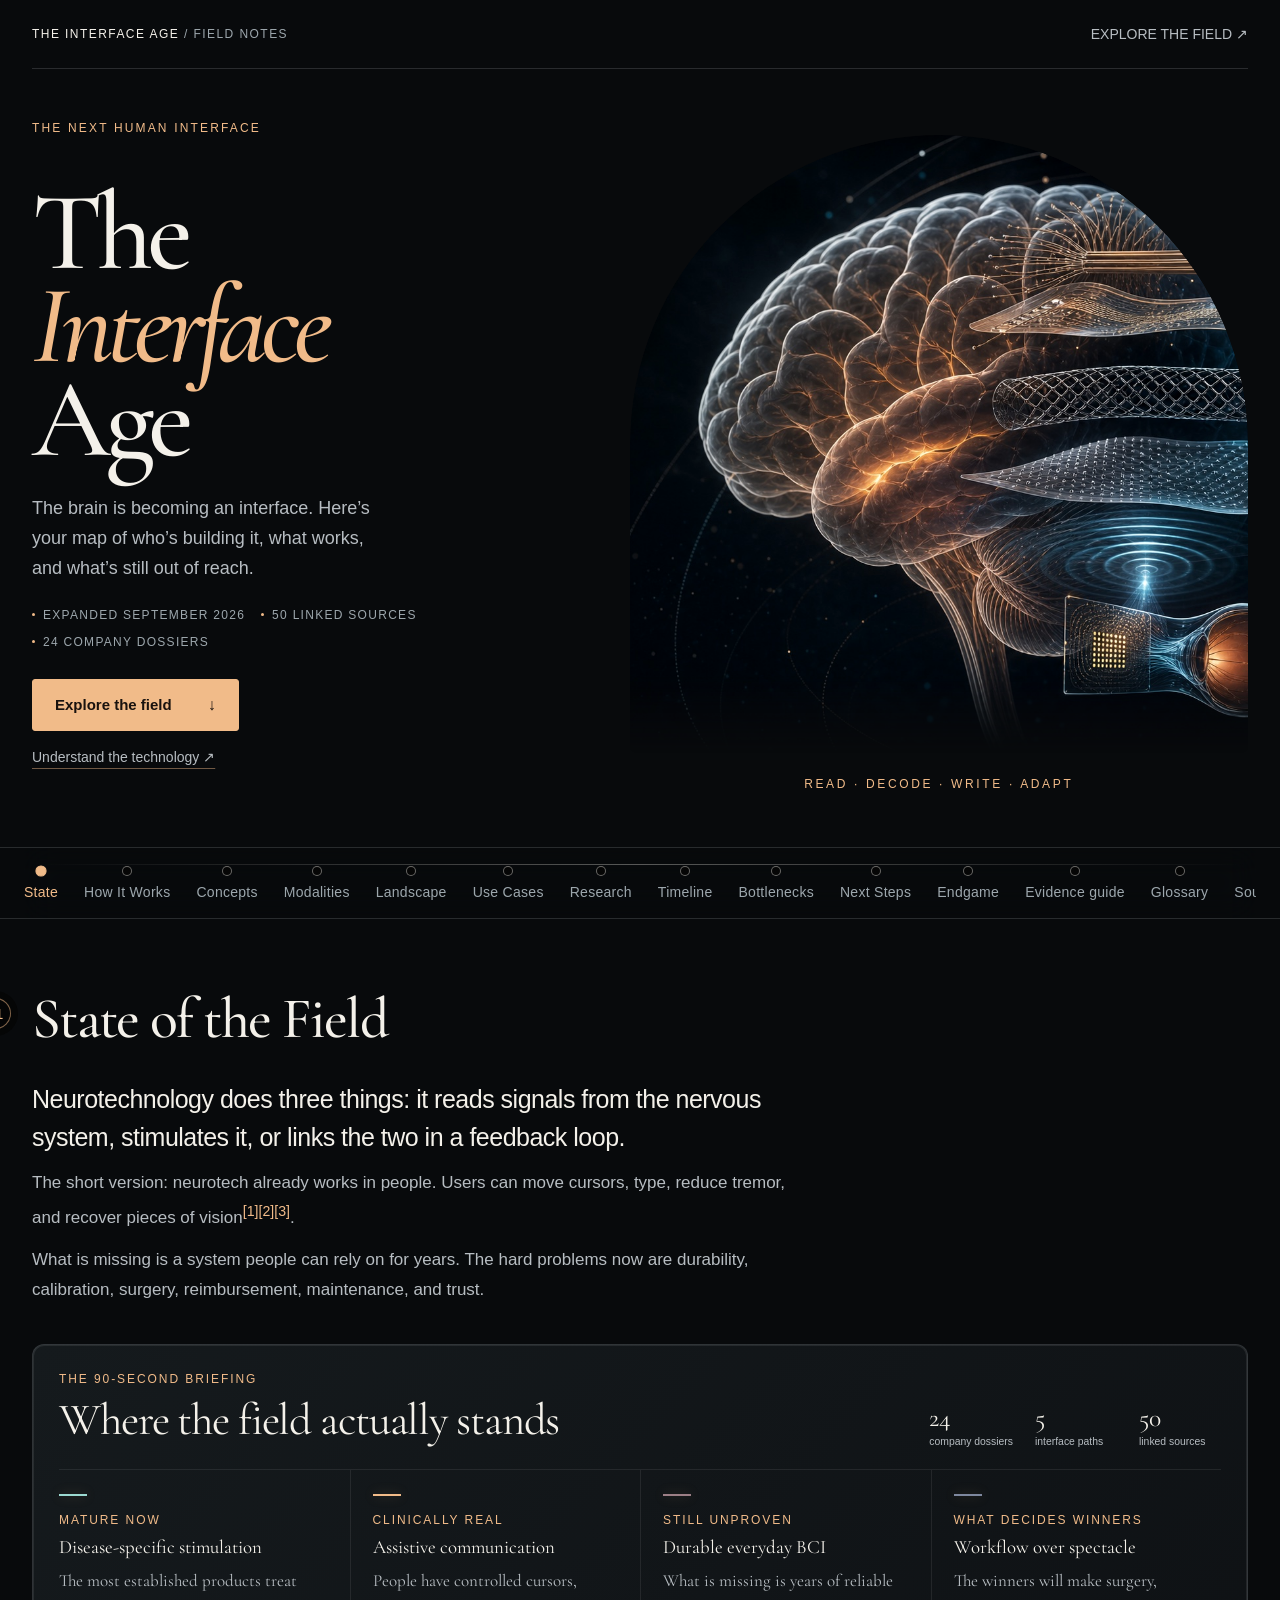
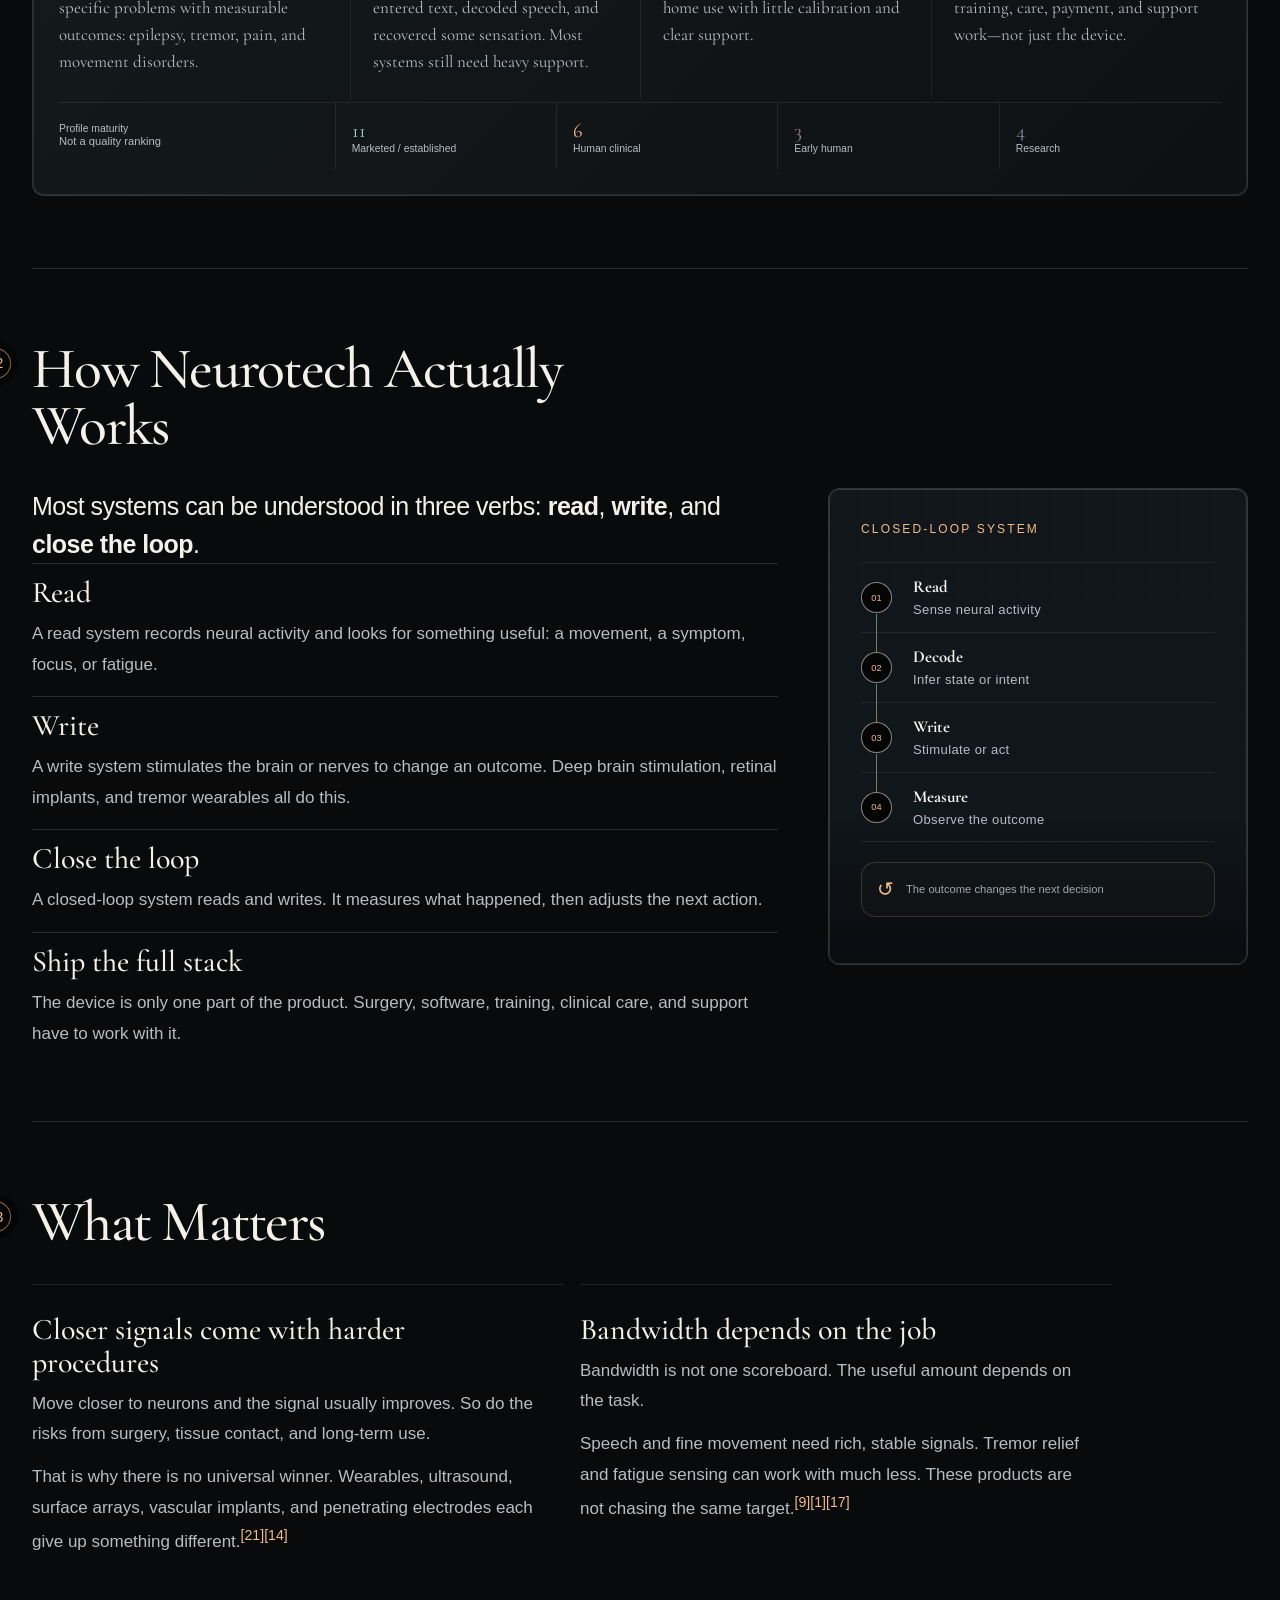
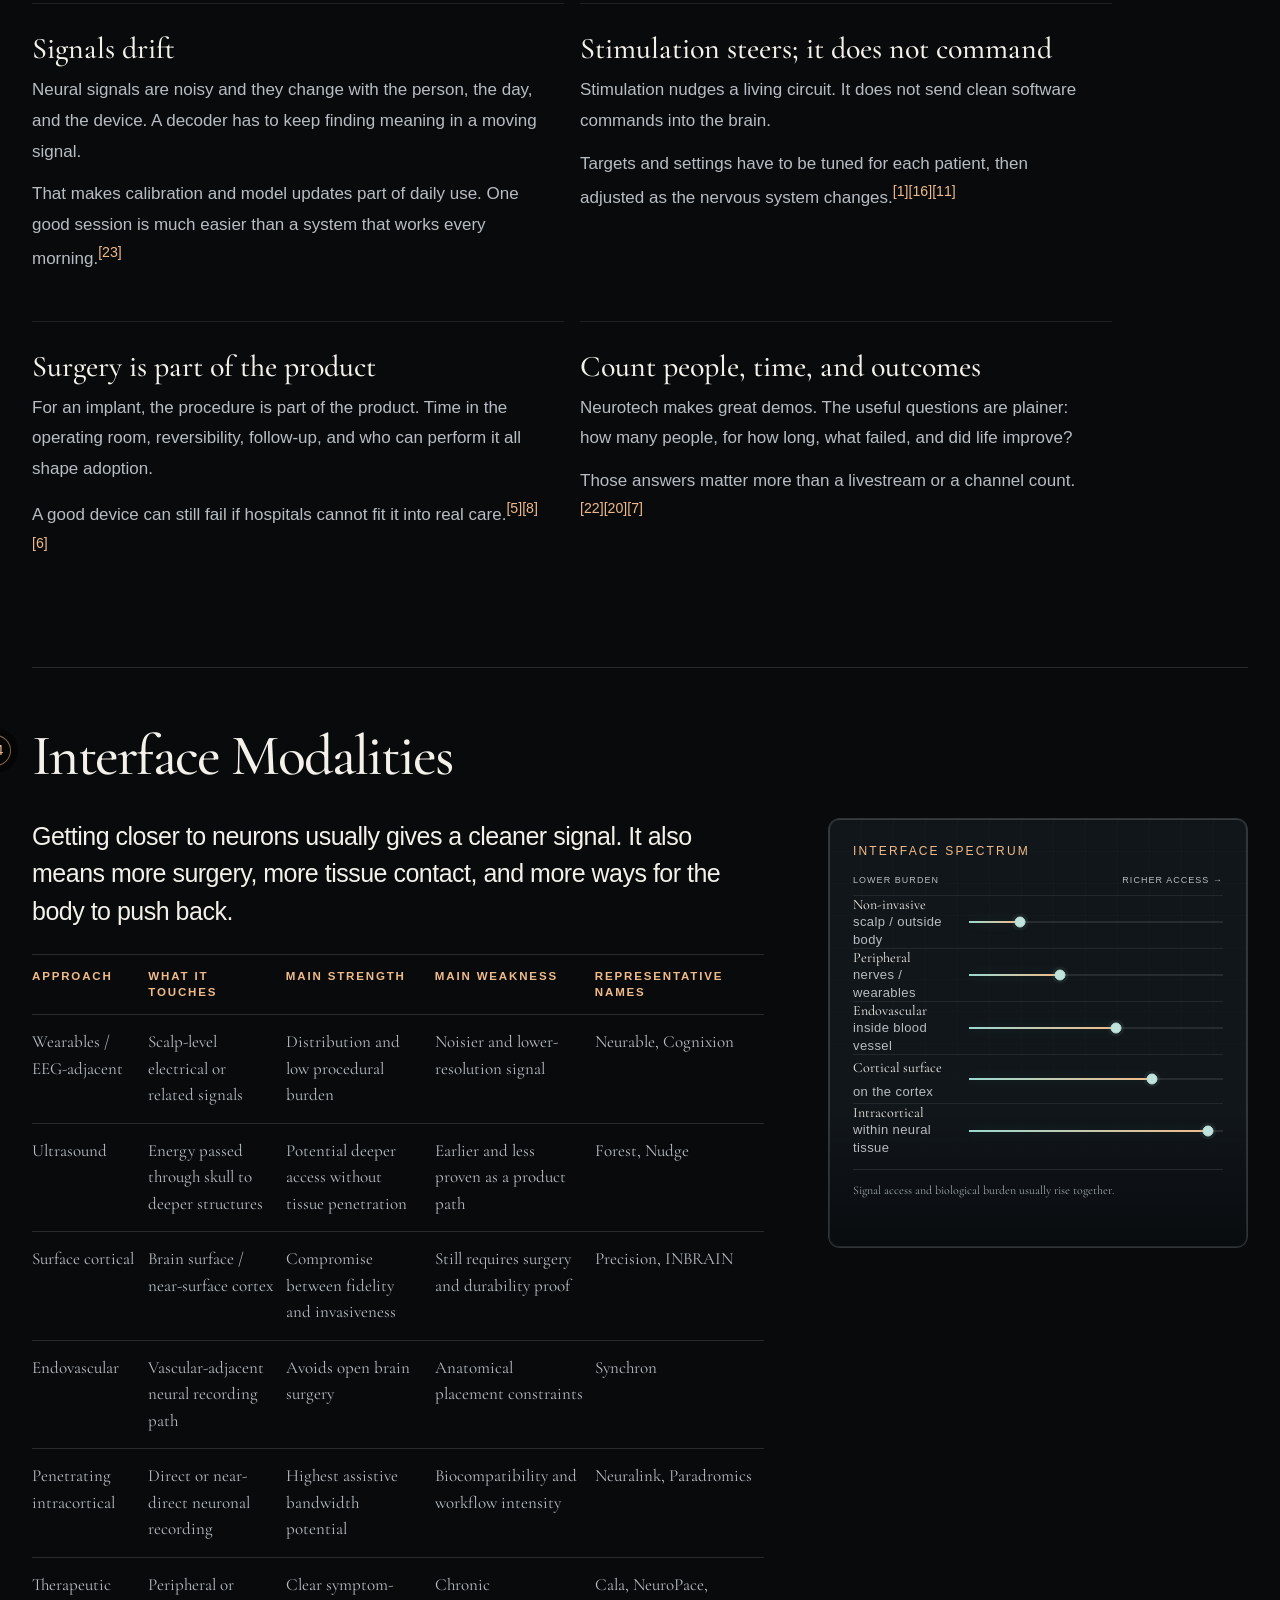
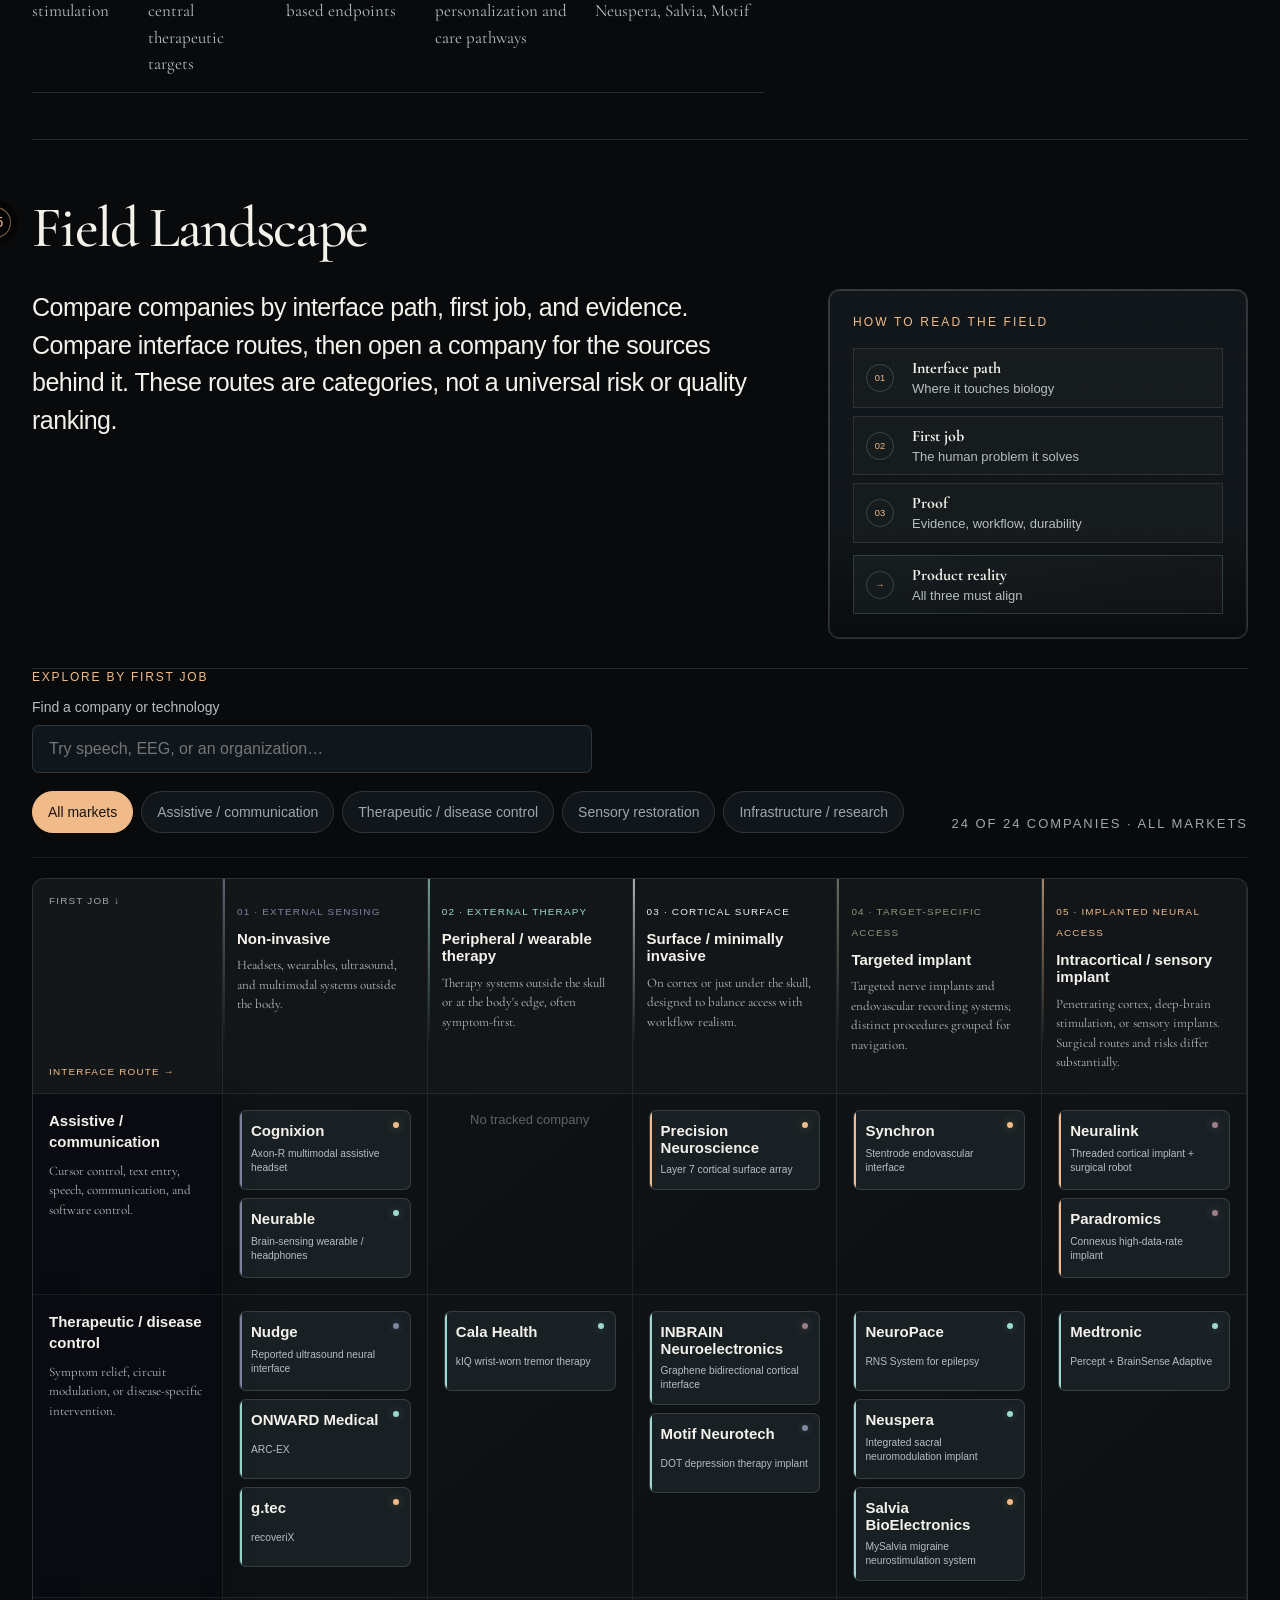
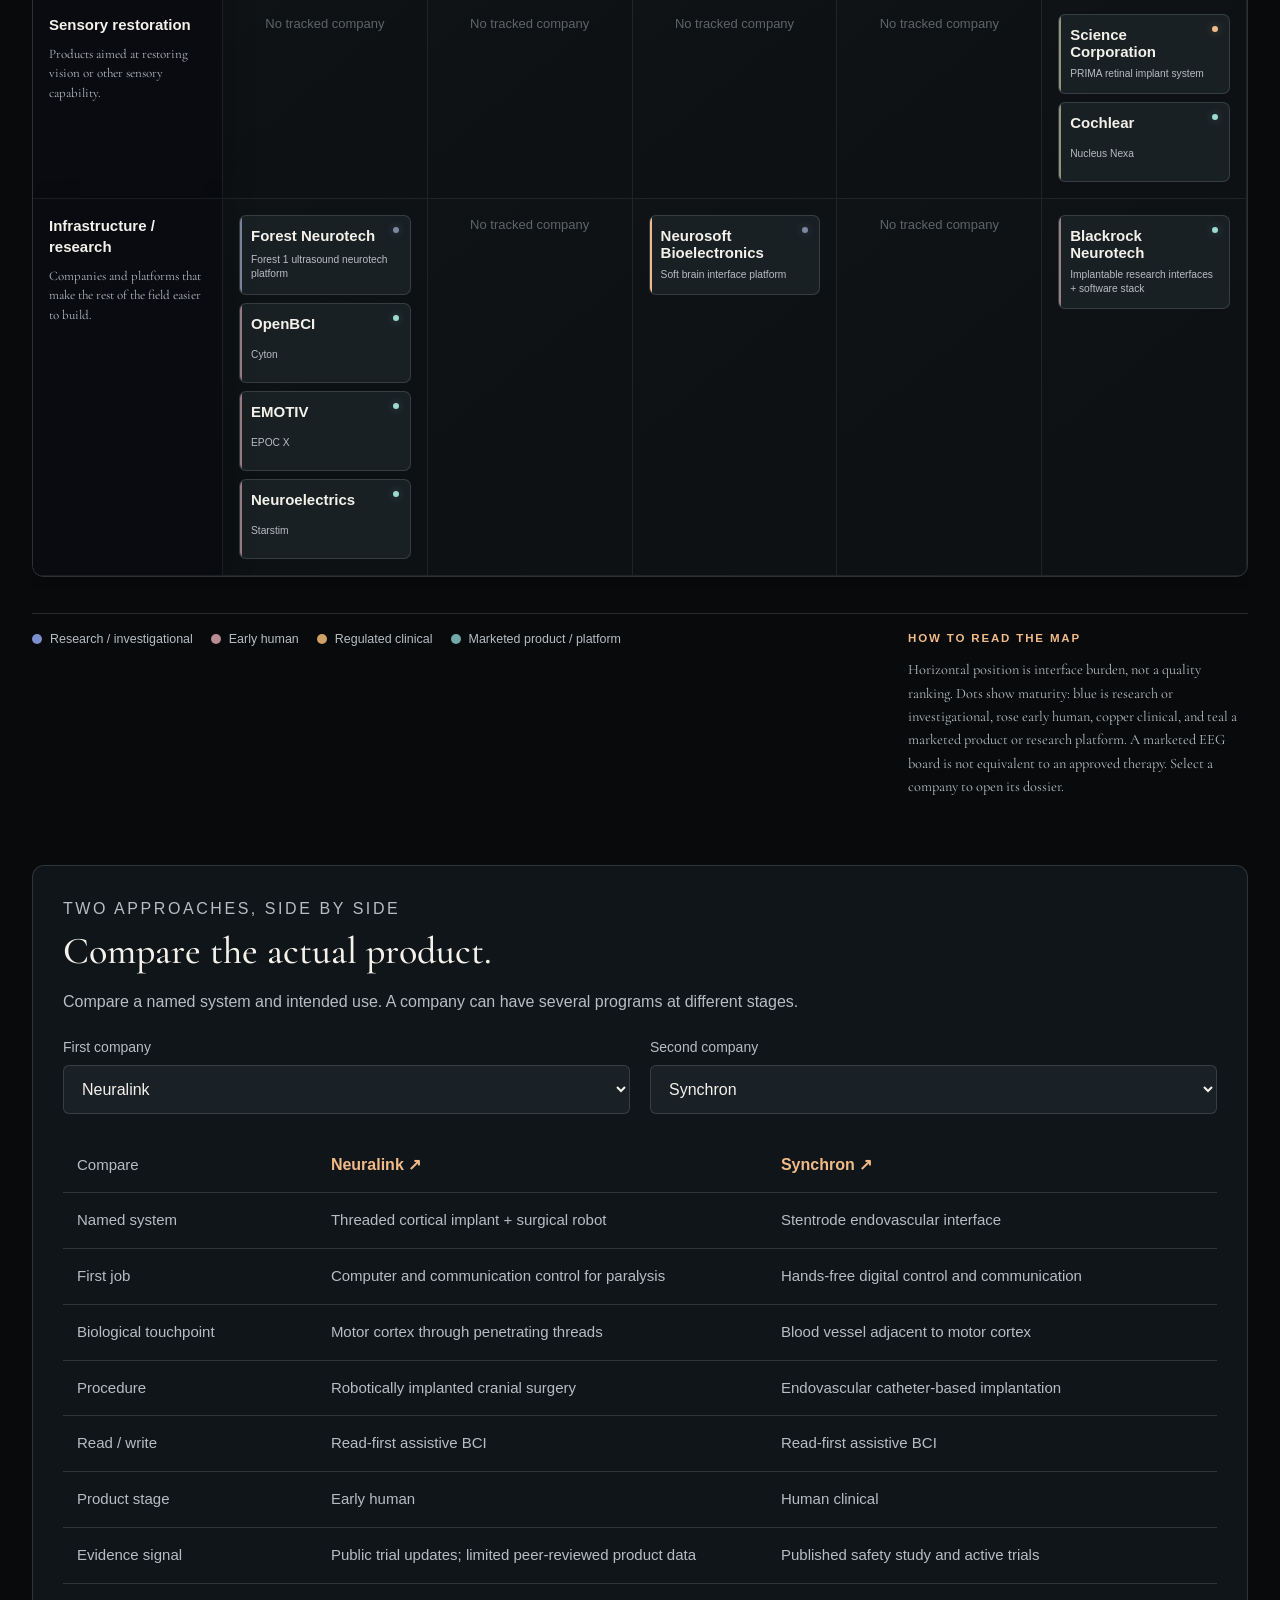
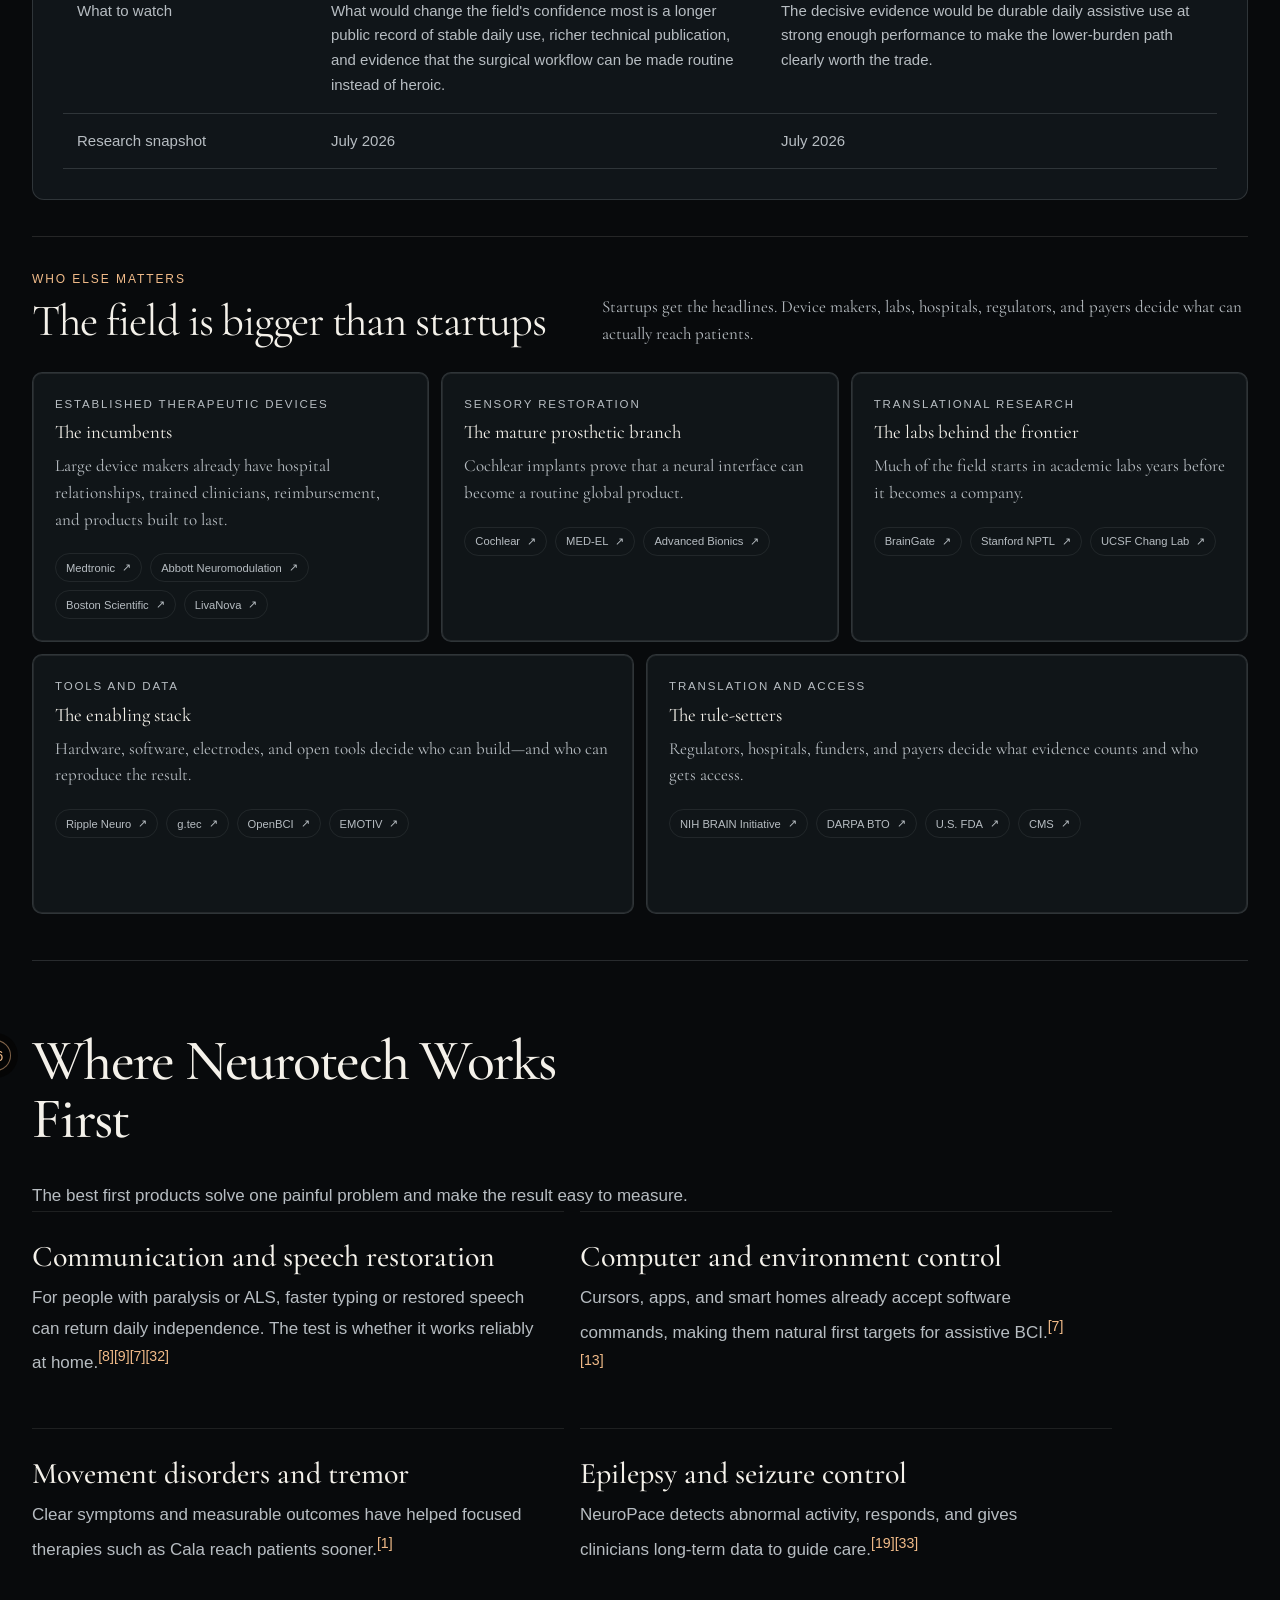
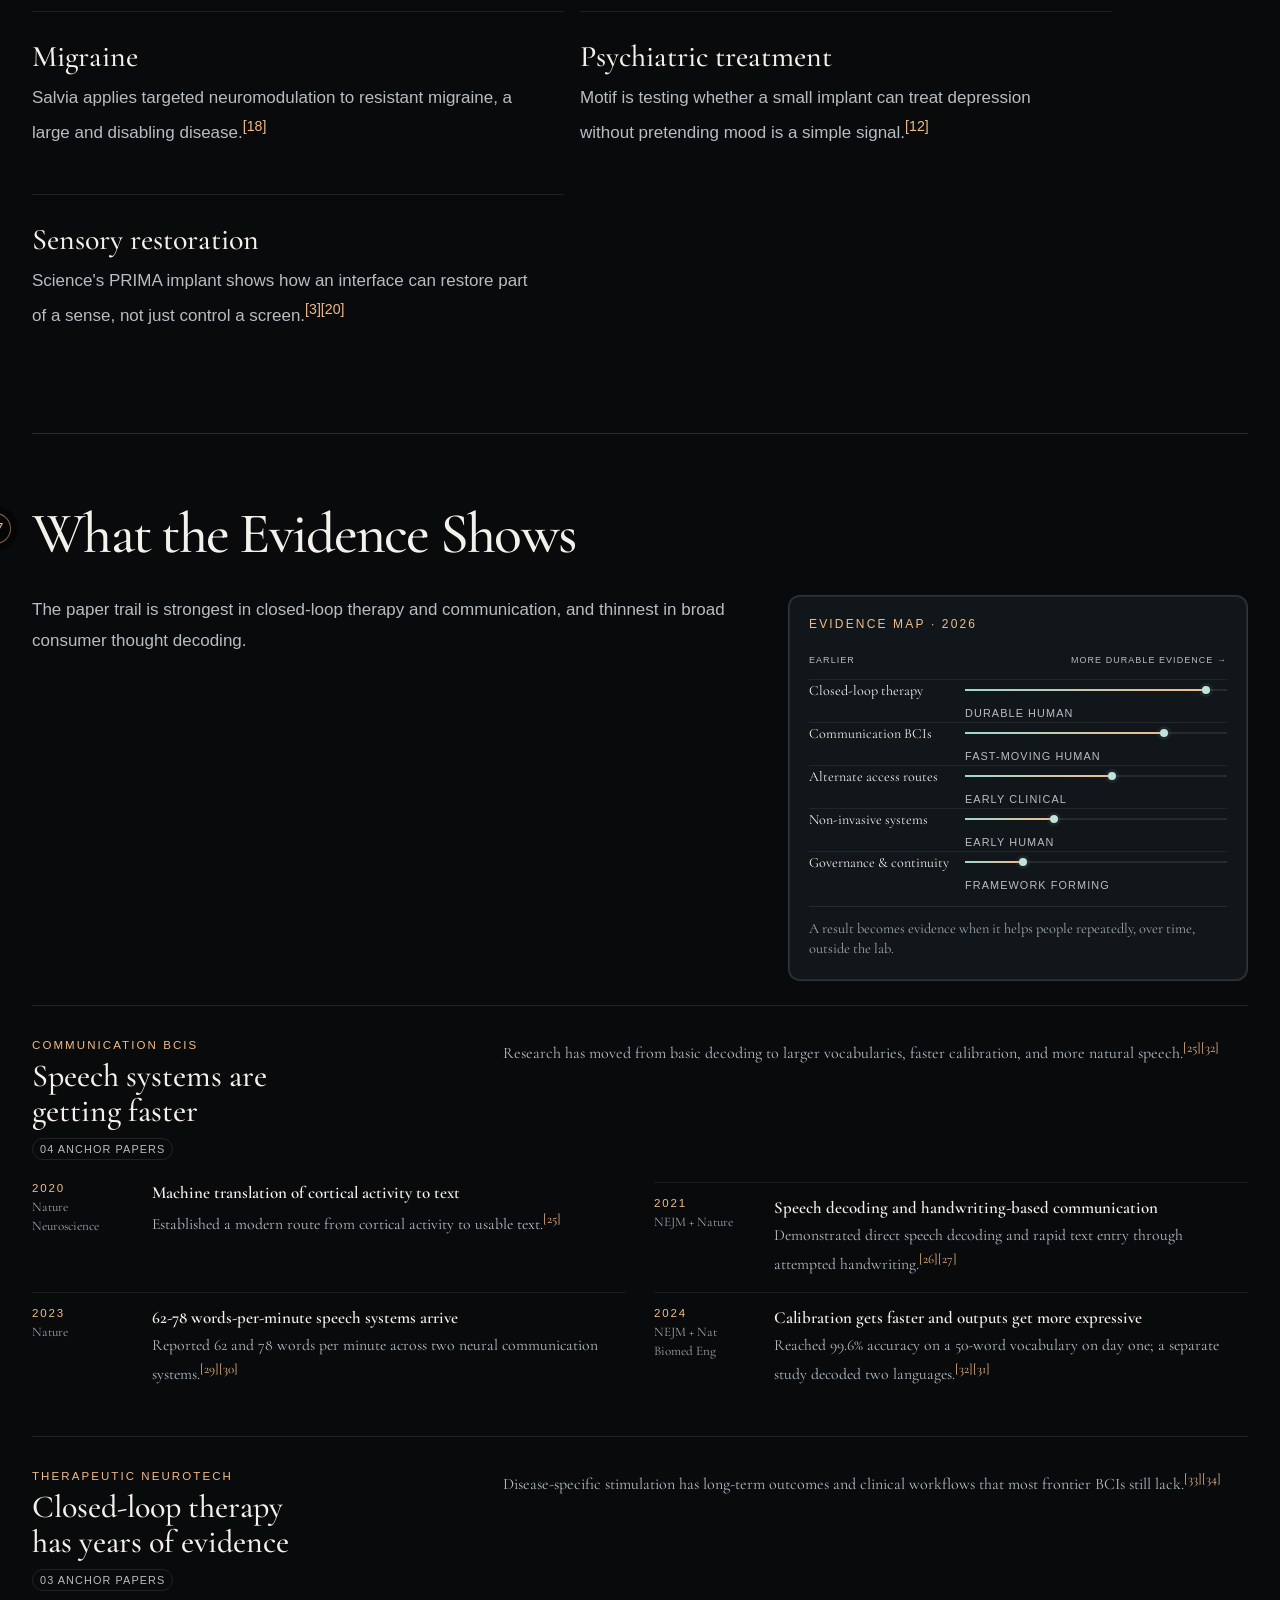
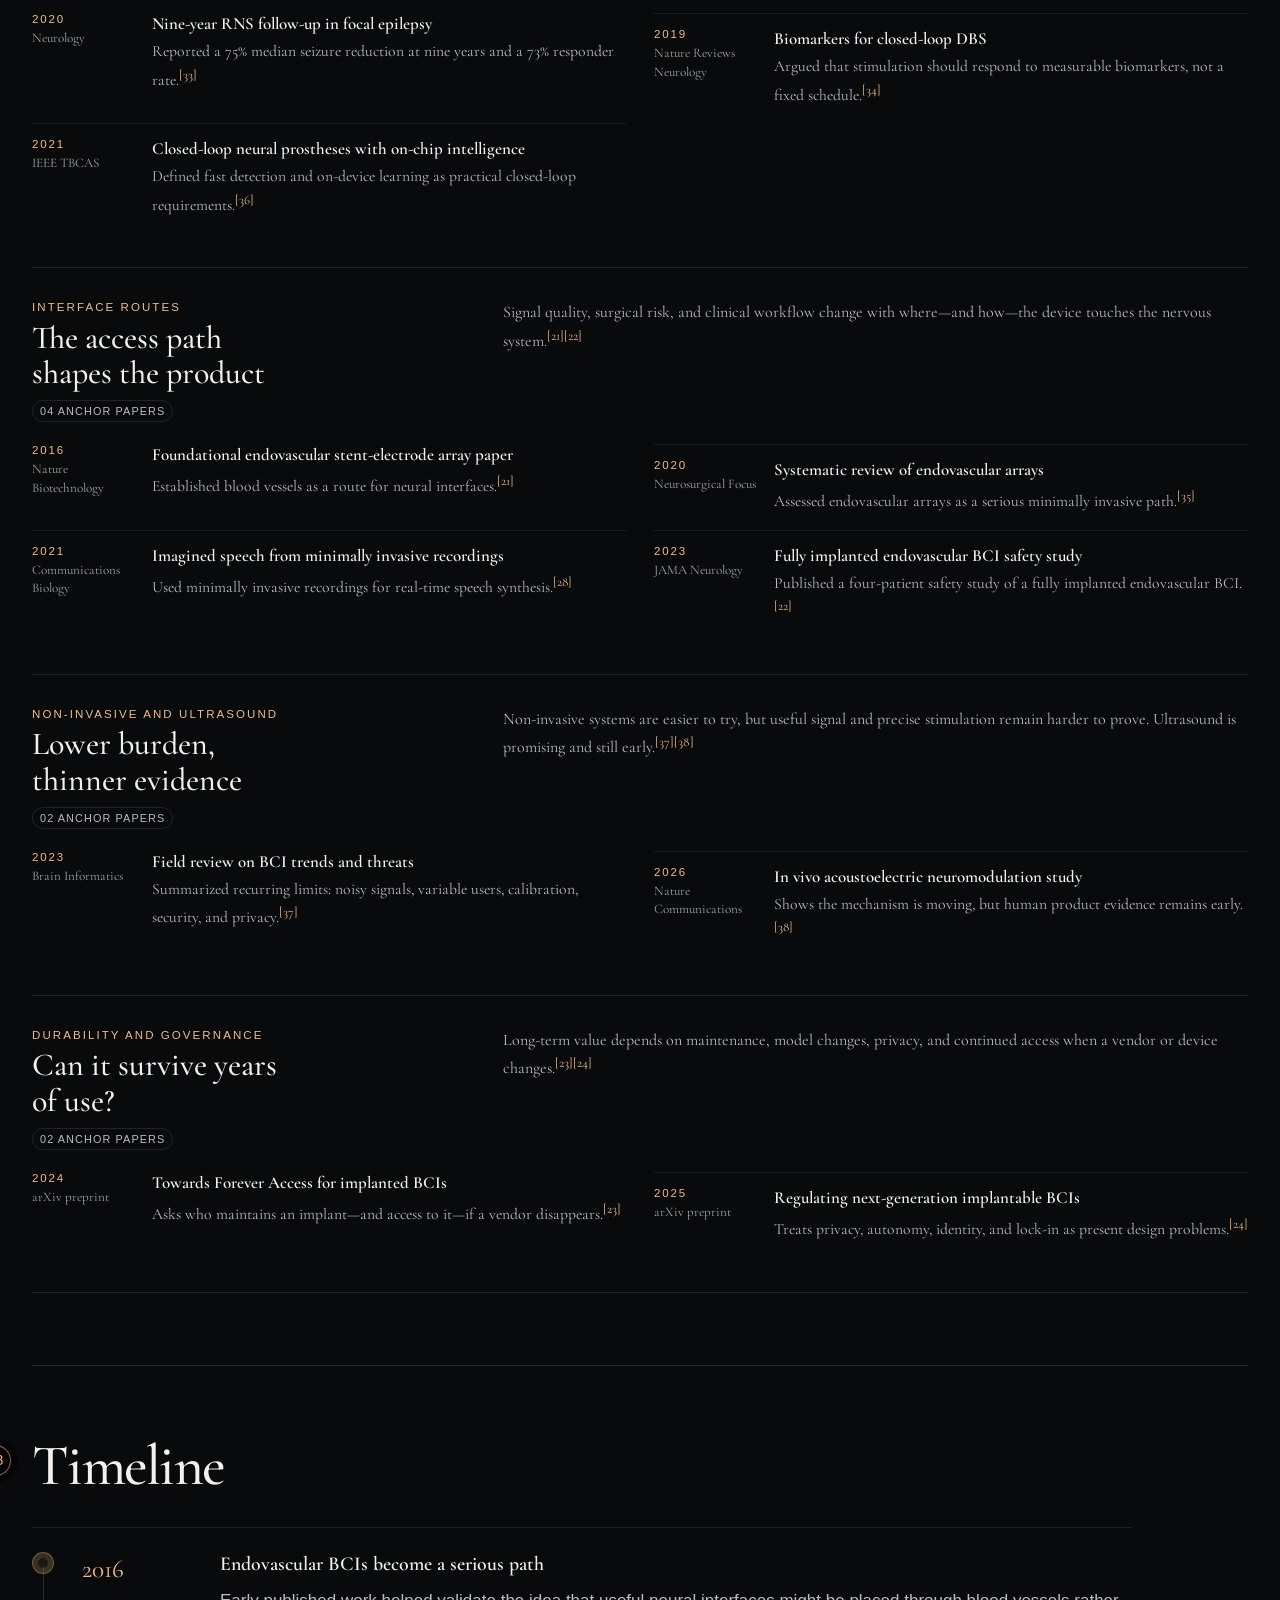
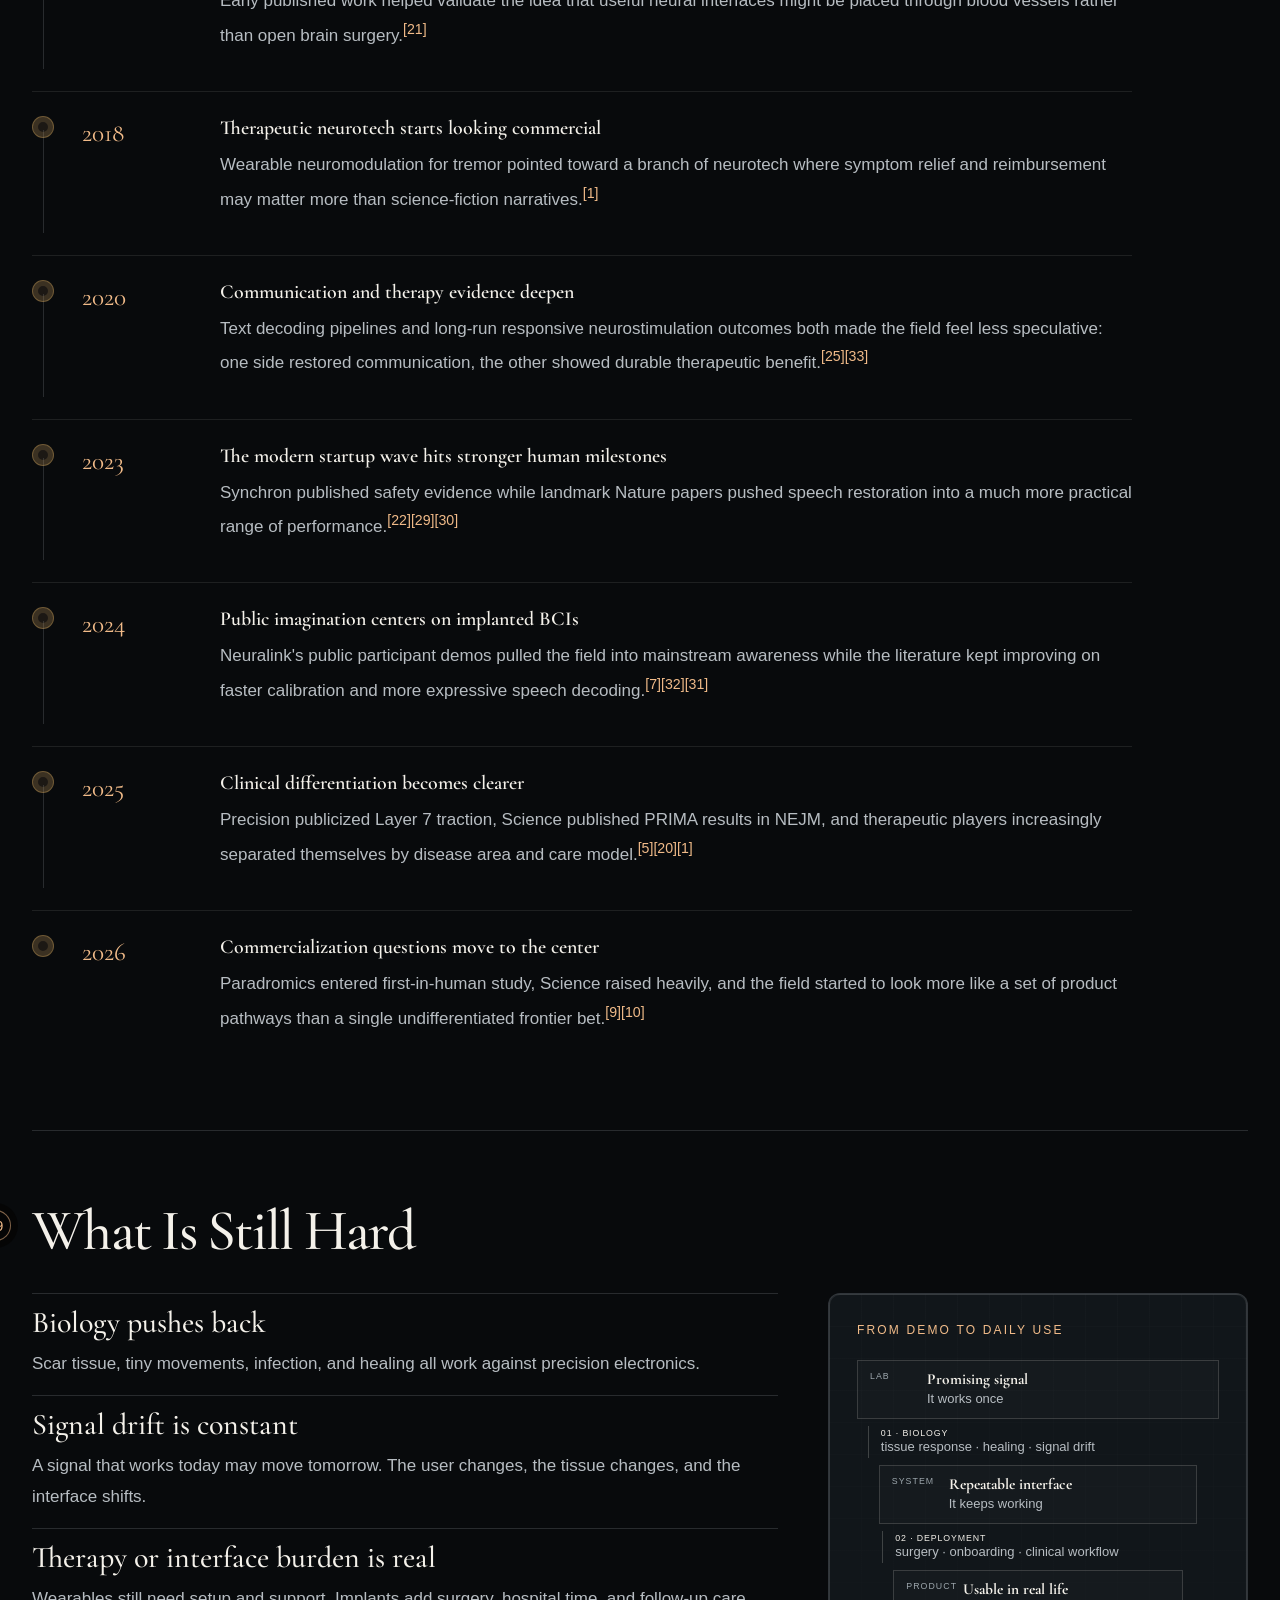
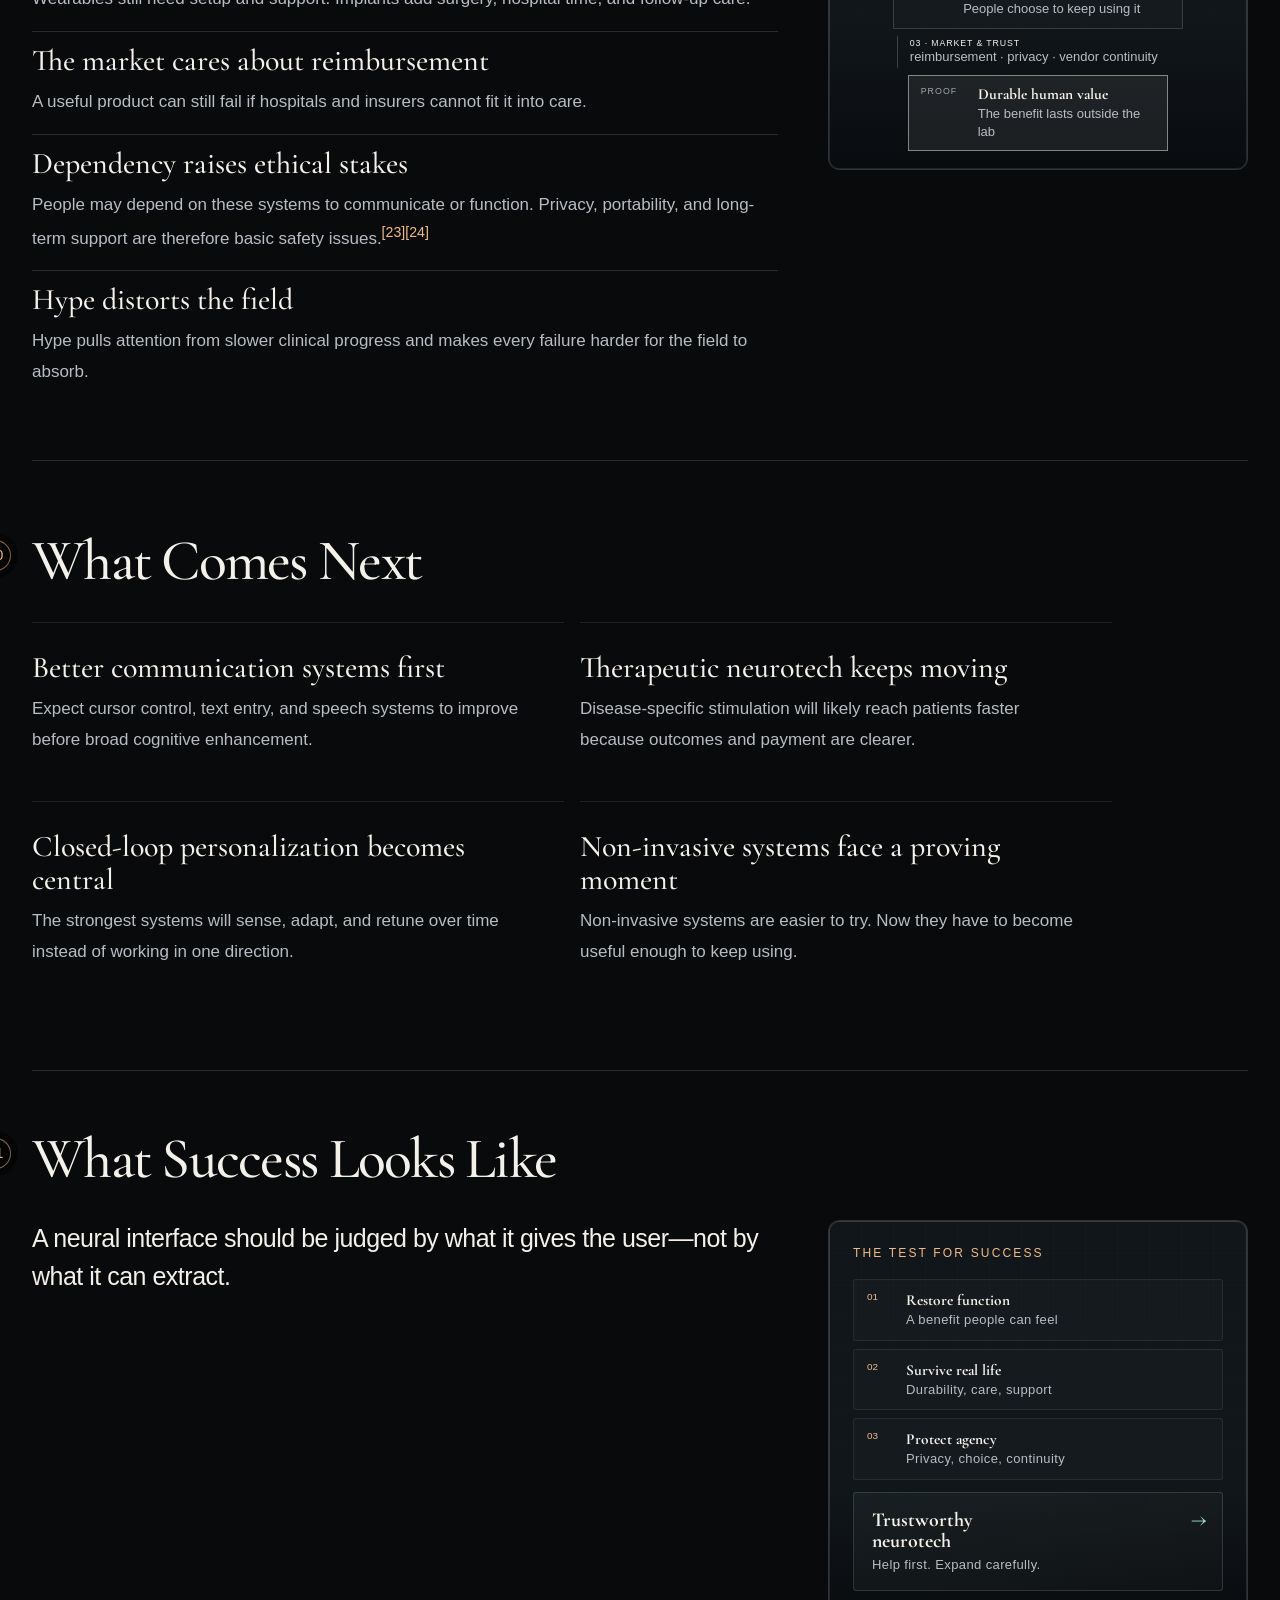
<file: index.html>
<!DOCTYPE html>
<html lang="en">
  <head>
    <meta charset="UTF-8" />
    <meta name="viewport" content="width=device-width, initial-scale=1.0" />
    <title>The Interface Age</title>
    <meta
      name="description"
      content="A practical map of how neurotechnology works, where it already helps, what still breaks, and who is building it."
    />
    <meta name="theme-color" content="#050505" />
    <link rel="icon" type="image/svg+xml" href="assets/favicon.svg?v=1" />
    <link rel="preconnect" href="https://fonts.googleapis.com" />
    <link rel="preconnect" href="https://fonts.gstatic.com" crossorigin />
    <link
      href="https://fonts.googleapis.com/css2?family=Cormorant+Garamond:wght@400;500;600;700&display=swap"
      rel="stylesheet"
    />
    <link rel="stylesheet" href="styles.css?v=26" />
    <link rel="stylesheet" href="edition.css" />
  </head>
  <body>
    <a class="skip-link" href="#state-now">Skip to the guide</a>
    <div class="publication-bar"><a href="#top">THE INTERFACE AGE <span> / FIELD NOTES</span></a><a href="#market-map">EXPLORE THE FIELD ↗</a></div>
    <div class="site-grain" aria-hidden="true"></div>

    <header class="site-header" id="top">
      <div class="site-header__inner">
        <p class="site-kicker">THE NEXT HUMAN INTERFACE</p>
        <div class="hero-layout">
          <div class="hero-copy">
            <h1><span>The</span> <em>Interface</em> <span>Age</span></h1>
            <p class="hero-dek">
              The brain is becoming an interface. Here’s your map of who’s building it, what works, and what’s still out of reach.
            </p>
            <div class="hero-meta" aria-label="Guide metadata">
              <span>Expanded September 2026</span>
              <span id="source-count">50 linked sources</span>
              <span id="company-count">24 company dossiers</span>
            </div>
            <a class="hero-enter" href="#market-map">
              Explore the field <span aria-hidden="true">↓</span>
            </a>
          <a class="hero-secondary" href="#how-it-works">Understand the technology ↗</a>
          </div>
          <div class="hero-visual" aria-hidden="true">
            <div class="hero-scene">
              <img src="assets/neurotech-hero-3d.jpg" alt="" />
              <span class="hero-scene__orbit hero-scene__orbit--one"></span>
              <span class="hero-scene__orbit hero-scene__orbit--two"></span>
              <span class="hero-scene__scan"></span>
              <span class="hero-scene__node hero-scene__node--one"></span>
              <span class="hero-scene__node hero-scene__node--two"></span>
              <span class="hero-scene__node hero-scene__node--three"></span>
            </div>
            <p>read · decode · write · adapt</p>
          </div>
        </div>
      </div>
    </header>

    <nav class="chapter-rail" aria-label="Table of contents">
      <div class="chapter-rail__inner">
        <a href="#state-now">State</a>
        <a href="#how-it-works">How It Works</a>
        <a href="#concepts">Concepts</a>
        <a href="#modalities">Modalities</a>
        <a href="#market-map">Landscape</a>
        <a href="#use-cases" class="chapter-rail__minor">Use Cases</a>
        <a href="#research" class="chapter-rail__minor">Research</a>
        <a href="#timeline">Timeline</a>
        <a href="#bottlenecks">Bottlenecks</a>
        <a href="#next-steps" class="chapter-rail__minor">Next Steps</a>
        <a href="#endgame">Endgame</a>
        <a href="#evidence-guide">Evidence guide</a>
        <a href="#glossary">Glossary</a>
        <a href="#sources">Sources</a>
      </div>
    </nav>

    <main class="document">
      <article class="article-shell">
        <section class="chapter chapter--wide" id="state-now">
          <div class="chapter-heading">
            <p class="chapter-number">01</p>
            <h2>State of the Field</h2>
          </div>
          <div class="chapter-layout chapter-layout--wide">
            <div class="chapter-copy">
              <p class="lead">
                Neurotechnology does three things: it reads signals from the nervous system, stimulates it, or links the two in a feedback loop.
              </p>
              <p>
                The short version: neurotech already works in people. Users can move cursors, type, reduce tremor, and recover pieces of vision<sup class="cite-inline"><a href="#src-cala-home">[1]</a></sup><sup class="cite-inline"><a href="#src-synchron-research">[2]</a></sup><sup class="cite-inline"><a href="#src-science-prima">[3]</a></sup>.
              </p>
              <p>
                What is missing is a system people can rely on for years. The hard problems now are durability, calibration, surgery, reimbursement, maintenance, and trust.
              </p>
            </div>
          </div>
          <div class="field-brief" id="field-brief" aria-label="Neurotechnology field brief"></div>
        </section>

        <section class="chapter chapter--split" id="how-it-works">
          <div class="chapter-heading">
            <p class="chapter-number">02</p>
            <h2>How Neurotech Actually Works</h2>
          </div>
          <div class="chapter-layout">
            <div class="chapter-copy">
              <p class="lead">
                Most systems can be understood in three verbs:
                <strong>read</strong>, <strong>write</strong>, and
                <strong>close the loop</strong>.
              </p>
              <div class="primer-list" id="primer-list"></div>
            </div>
            <aside class="chapter-aside">
              <div class="chapter-scene chapter-scene--diagram loop-diagram" role="img" aria-label="A closed-loop neural system reads activity, decodes a state or intent, writes an intervention, measures the outcome, and adapts">
                <div class="diagram-label">Closed-loop system</div>
                <ol class="loop-diagram__steps">
                  <li><span>01</span><div><strong>Read</strong><small>Sense neural activity</small></div></li>
                  <li><span>02</span><div><strong>Decode</strong><small>Infer state or intent</small></div></li>
                  <li><span>03</span><div><strong>Write</strong><small>Stimulate or act</small></div></li>
                  <li><span>04</span><div><strong>Measure</strong><small>Observe the outcome</small></div></li>
                </ol>
                <div class="loop-diagram__return"><span>↺</span> The outcome changes the next decision</div>
              </div>
            </aside>
          </div>
        </section>

        <section class="chapter chapter--wide" id="concepts">
          <div class="chapter-heading">
            <p class="chapter-number">03</p>
            <h2>What Matters</h2>
          </div>
          <div class="chapter-layout chapter-layout--wide">
            <div class="chapter-copy">
              <div class="essay-list" id="concept-list"></div>
            </div>
          </div>
        </section>

        <section class="chapter chapter--split" id="modalities">
          <div class="chapter-heading">
            <p class="chapter-number">04</p>
            <h2>Interface Modalities</h2>
          </div>
          <div class="chapter-layout">
            <div class="chapter-copy">
              <p class="lead">
                Getting closer to neurons usually gives a cleaner signal. It also means more surgery, more tissue contact, and more ways for the body to push back.
              </p>
            </div>
            <aside class="chapter-aside">
              <div class="chapter-scene chapter-scene--diagram modality-diagram" role="img" aria-label="Five neural interface routes arranged from lower to higher signal access and procedural burden">
                <div class="diagram-label">Interface spectrum</div>
                <div class="modality-diagram__axis"><span>Lower burden</span><span>Richer access →</span></div>
                <div class="modality-diagram__rows">
                  <div style="--reach: 20%"><span>Non-invasive</span><i></i><small>scalp / outside body</small></div>
                  <div style="--reach: 36%"><span>Peripheral</span><i></i><small>nerves / wearables</small></div>
                  <div style="--reach: 58%"><span>Endovascular</span><i></i><small>inside blood vessel</small></div>
                  <div style="--reach: 72%"><span>Cortical surface</span><i></i><small>on the cortex</small></div>
                  <div style="--reach: 94%"><span>Intracortical</span><i></i><small>within neural tissue</small></div>
                </div>
                <p class="modality-diagram__note">Signal access and biological burden usually rise together.</p>
              </div>
            </aside>
          </div>
          <div class="table-wrap">
            <table class="comparison-table">
              <thead>
                <tr>
                  <th>Approach</th>
                  <th>What it touches</th>
                  <th>Main strength</th>
                  <th>Main weakness</th>
                  <th>Representative names</th>
                </tr>
              </thead>
              <tbody id="comparison-body"></tbody>
            </table>
          </div>
        </section>

        <section class="chapter chapter--split" id="market-map">
          <div class="chapter-heading">
            <p class="chapter-number">05</p>
            <h2>Field Landscape</h2>
          </div>
          <div class="chapter-layout">
            <div class="chapter-copy">
              <p class="lead">
                Compare companies by interface path, first job, and evidence. Compare interface routes, then open a company for the sources behind it. These routes are categories, not a universal risk or quality ranking.
              </p>
            </div>
            <aside class="chapter-aside">
              <div class="chapter-scene chapter-scene--diagram landscape-lens" role="img" aria-label="A market lens for evaluating neurotechnology companies through interface path, first job, and proof of durable deployment">
                <div class="diagram-label">How to read the field</div>
                <div class="landscape-lens__axes">
                  <div>
                    <span>01</span>
                    <div><strong>Interface path</strong><small>Where it touches biology</small></div>
                  </div>
                  <div>
                    <span>02</span>
                    <div><strong>First job</strong><small>The human problem it solves</small></div>
                  </div>
                  <div>
                    <span>03</span>
                    <div><strong>Proof</strong><small>Evidence, workflow, durability</small></div>
                  </div>
                </div>
                <div class="landscape-lens__result">
                  <span>→</span>
                  <div><strong>Product reality</strong><small>All three must align</small></div>
                </div>
              </div>
            </aside>
          </div>
          <div class="market-visual">
            <div class="market-map" id="market-map-plot"></div>
            <div class="market-legend" id="market-legend"></div>
          </div>
          <section class="compare-section" aria-labelledby="compare-heading">
            <p class="section-kicker">Two approaches, side by side</p><h3 id="compare-heading">Compare the actual product.</h3>
            <p>Compare a named system and intended use. A company can have several programs at different stages.</p>
            <div class="compare-selectors"><label>First company<select id="compare-a"></select></label><label>Second company<select id="compare-b"></select></label></div>
            <div class="compare-table-wrap" id="company-comparison" aria-live="polite"></div>
          </section>
          <section class="ecosystem-section" aria-labelledby="ecosystem-title">
            <div class="ecosystem-section__head">
              <p class="section-kicker">Who else matters</p>
              <h3 id="ecosystem-title">The field is bigger than startups</h3>
              <p>
                Startups get the headlines. Device makers, labs, hospitals, regulators, and payers decide what can actually reach patients.
              </p>
            </div>
            <div class="ecosystem-grid" id="ecosystem-grid"></div>
          </section>
        </section>

        <section class="chapter chapter--wide" id="use-cases">
          <div class="chapter-heading">
            <p class="chapter-number">06</p>
            <h2>Where Neurotech Works First</h2>
          </div>
          <div class="chapter-layout chapter-layout--wide">
            <div class="chapter-copy">
              <p class="chapter-intro">
                The best first products solve one painful problem and make the result easy to measure.
              </p>
              <div class="essay-list" id="usecase-list"></div>
            </div>
          </div>
        </section>

        <section class="chapter chapter--wide chapter--research" id="research">
          <div class="chapter-heading">
            <p class="chapter-number">07</p>
            <h2>What the Evidence Shows</h2>
          </div>
          <div class="research-intro-layout">
            <div class="research-intro-copy">
              <p class="chapter-intro">
                The paper trail is strongest in closed-loop therapy and communication, and thinnest in broad consumer thought decoding.
              </p>
            </div>
            <aside>
              <div class="evidence-map" role="img" aria-label="Evidence map showing durable human evidence for closed-loop therapy, fast-moving human evidence for communication BCIs, early clinical evidence for alternate interface routes, early human evidence for non-invasive systems, and emerging frameworks for governance">
                <div class="diagram-label">Evidence map · 2026</div>
                <div class="evidence-map__scale"><span>Earlier</span><span>More durable evidence →</span></div>
                <div class="evidence-map__rows">
                  <div style="--evidence: 92%"><span>Closed-loop therapy</span><i></i><strong>Durable human</strong></div>
                  <div style="--evidence: 76%"><span>Communication BCIs</span><i></i><strong>Fast-moving human</strong></div>
                  <div style="--evidence: 56%"><span>Alternate access routes</span><i></i><strong>Early clinical</strong></div>
                  <div style="--evidence: 34%"><span>Non-invasive systems</span><i></i><strong>Early human</strong></div>
                  <div style="--evidence: 22%"><span>Governance &amp; continuity</span><i></i><strong>Framework forming</strong></div>
                </div>
                <p>A result becomes evidence when it helps people repeatedly, over time, outside the lab.</p>
              </div>
            </aside>
          </div>
          <div class="research-list" id="research-list"></div>
        </section>

        <section class="chapter chapter--wide" id="timeline">
          <div class="chapter-heading">
            <p class="chapter-number">08</p>
            <h2>Timeline</h2>
          </div>
          <div class="chapter-layout chapter-layout--wide">
            <div class="chapter-copy">
              <div class="timeline-list" id="timeline-list"></div>
            </div>
          </div>
        </section>

        <section class="chapter chapter--split" id="bottlenecks">
          <div class="chapter-heading">
            <p class="chapter-number">09</p>
            <h2>What Is Still Hard</h2>
          </div>
          <div class="chapter-layout">
            <div class="chapter-copy">
              <div class="essay-list essay-list--compact" id="bottleneck-list"></div>
            </div>
            <aside class="chapter-aside">
              <div class="chapter-scene chapter-scene--diagram bottleneck-diagram" role="img" aria-label="From demo to daily use from a promising laboratory signal through biology, deployment, market, and trust gates to durable human value">
                <div class="diagram-label">From demo to daily use</div>
                <div class="bottleneck-diagram__flow">
                  <div class="bottleneck-diagram__stage bottleneck-diagram__stage--start">
                    <span>Lab</span><strong>Promising signal</strong><small>It works once</small>
                  </div>
                  <div class="bottleneck-diagram__gate">
                    <span>01 · Biology</span><small>tissue response · healing · signal drift</small>
                  </div>
                  <div class="bottleneck-diagram__stage">
                    <span>System</span><strong>Repeatable interface</strong><small>It keeps working</small>
                  </div>
                  <div class="bottleneck-diagram__gate">
                    <span>02 · Deployment</span><small>surgery · onboarding · clinical workflow</small>
                  </div>
                  <div class="bottleneck-diagram__stage">
                    <span>Product</span><strong>Usable in real life</strong><small>People choose to keep using it</small>
                  </div>
                  <div class="bottleneck-diagram__gate">
                    <span>03 · Market &amp; trust</span><small>reimbursement · privacy · vendor continuity</small>
                  </div>
                  <div class="bottleneck-diagram__stage bottleneck-diagram__stage--result">
                    <span>Proof</span><strong>Durable human value</strong><small>The benefit lasts outside the lab</small>
                  </div>
                </div>
                <p class="bottleneck-diagram__note">Any one of these can stop a good demo from becoming a real product.</p>
              </div>
            </aside>
          </div>
        </section>

        <section class="chapter chapter--wide" id="next-steps">
          <div class="chapter-heading">
            <p class="chapter-number">10</p>
            <h2>What Comes Next</h2>
          </div>
          <div class="chapter-layout chapter-layout--wide">
            <div class="chapter-copy">
              <div class="essay-list essay-list--compact" id="next-step-list"></div>
            </div>
          </div>
        </section>

        <section class="chapter chapter--split" id="endgame">
          <div class="chapter-heading">
            <p class="chapter-number">11</p>
            <h2>What Success Looks Like</h2>
          </div>
          <div class="chapter-layout">
            <div class="chapter-copy">
              <p class="lead">
                A neural interface should be judged by what it gives the user—not by what it can extract.
              </p>
            </div>
            <aside class="chapter-aside">
              <div class="chapter-scene chapter-scene--diagram outcome-diagram" role="img" aria-label="Trustworthy neurotechnology requires restored function, durable systems, and protected human agency">
                <div class="diagram-label">The test for success</div>
                <div class="outcome-diagram__inputs">
                  <div><span>01</span><strong>Restore function</strong><small>A benefit people can feel</small></div>
                  <div><span>02</span><strong>Survive real life</strong><small>Durability, care, support</small></div>
                  <div><span>03</span><strong>Protect agency</strong><small>Privacy, choice, continuity</small></div>
                </div>
                <div class="outcome-diagram__result"><span>→</span><strong>Trustworthy neurotech</strong><small>Help first. Expand carefully.</small></div>
              </div>
            </aside>
          </div>
        </section>

        <section class="chapter" id="evidence-guide">
          <div class="chapter-heading"><p class="chapter-number">12</p><h2>Read the evidence, not the headline.</h2></div>
          <p class="chapter-intro">A useful way to evaluate a neurotechnology claim: name the device, the population, the task, and the length of follow-up.</p>
          <div class="evidence-questions">
            <details open><summary>What did the regulator actually authorize?</summary><p>A Breakthrough designation can accelerate interaction and review; it does not itself authorize marketing. A 510(k) evaluates substantial equivalence for a particular intended use. An investigational authorization concerns a study. Read the exact device and indication rather than treating every FDA-related announcement as a product approval. <a href="https://www.fda.gov/medical-devices/how-study-and-market-your-device/breakthrough-devices-program" target="_blank" rel="noreferrer">FDA: Breakthrough program ↗</a> · <a href="https://www.accessdata.fda.gov/scripts/cdrh/cfdocs/cfPMN/pmn.cfm" target="_blank" rel="noreferrer">FDA: 510(k) ↗</a> · <a href="https://www.fda.gov/medical-devices/investigational-device-exemption-ide/faqs-about-investigational-device-exemption" target="_blank" rel="noreferrer">FDA: IDE ↗</a></p></details>
            <details><summary>Did the person gain useful function?</summary><p>Ask what the user could do before and after. A cursor metric, a classification score, and independent communication answer different questions. Look for task completion, errors, assistance required, and outcomes that matter outside the demonstration.</p></details>
            <details><summary>How much human support was hidden?</summary><p>Our evaluation lens: count setup, calibration, technician time, training, troubleshooting, and caregiver involvement. A strong signal in a supervised session does not by itself establish an independent home-use product.</p></details>
            <details><summary>Did the result last?</summary><p>Separate the best session from performance across weeks or months. Look for withdrawals, adverse events, signal drift, re-training, repairs, and outcomes after the study team steps back. A durable interface is also a support and maintenance system.</p></details>
            <details><summary>Is a commercial product also a proven therapy?</summary><p>Not necessarily. A company may sell EEG research hardware or consumer software without a therapeutic indication. For example, OpenBCI explicitly distinguishes Cyton from a medical diagnostic device. Compare the claimed use and evidence, not merely whether a checkout page exists. <a href="https://shop.openbci.com/products/cyton-biosensing-board-8-channel" target="_blank" rel="noreferrer">Cyton product scope ↗</a></p></details>
            <details><summary>How should I use this guide?</summary><p>This is a curated field guide, not an exhaustive registry or clinical recommendation. The original 16-company research snapshot dates to July 2026. Eight new dossiers and the Nudge primary-source update were reviewed on September 8, 2026. Company documents describe products and claims; questions about deployment and proof are editorial analysis. Regulatory scope and availability vary by country and indication.</p></details>
          </div>
        </section>
        <section class="chapter" id="glossary"><div class="chapter-heading"><p class="chapter-number">13</p><h2>A working vocabulary.</h2></div><div class="glossary-grid" id="glossary-grid"></div></section>
        <section class="chapter chapter--sources" id="sources">
          <div class="chapter-heading">
            <p class="chapter-number">14</p>
            <h2>Sources</h2>
          </div>
          <p class="chapter-intro">
            The company pages, papers, and reporting used in this guide.
          </p>
          <div class="sources-list" id="sources-list"></div>
        </section>
      </article>
    </main>

    <dialog class="company-modal" id="company-modal">
      <form method="dialog" class="company-modal__close-row">
        <button aria-label="Close dossier" class="company-modal__close">Close</button>
      </form>
      <div class="company-modal__content" id="company-modal-content"></div>
    </dialog>

    <script src="expansion.js?v=1"></script>
    <script src="app.js?v=27"></script>
  </body>
</html>
</file>
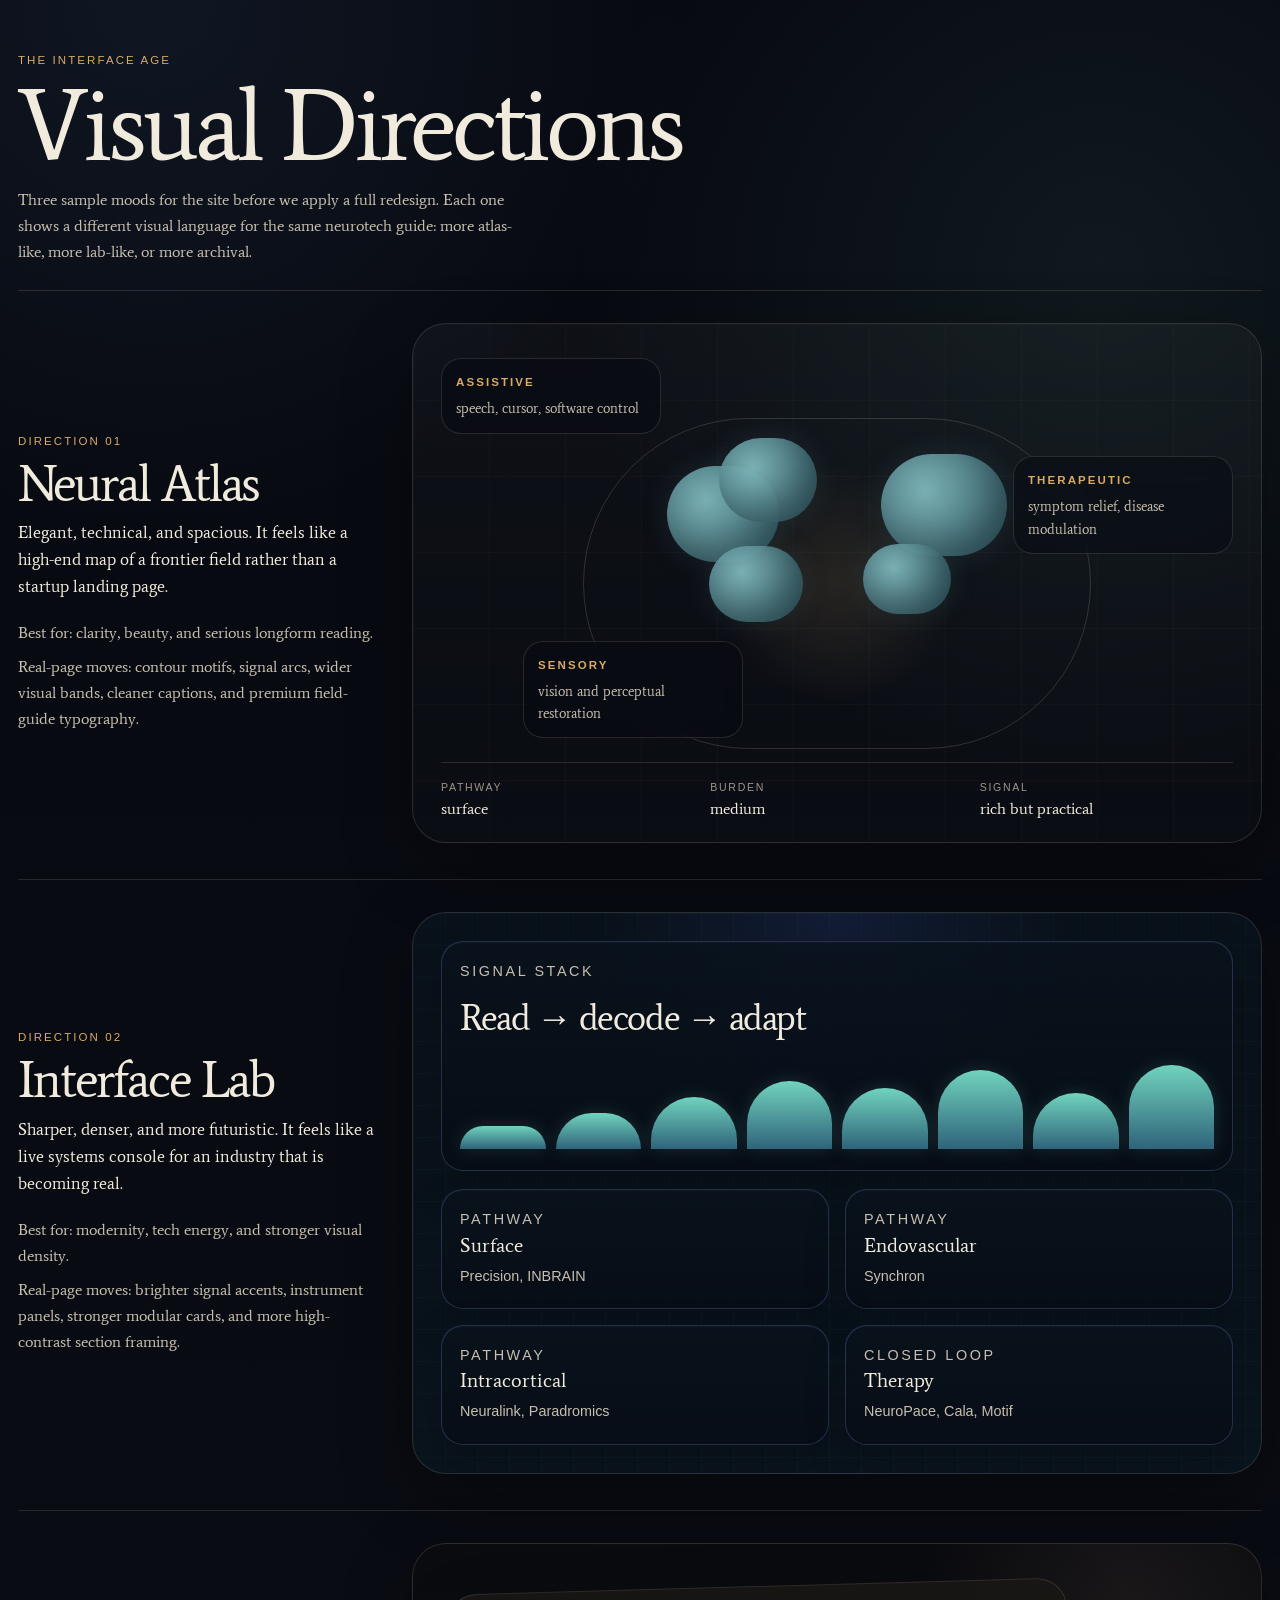
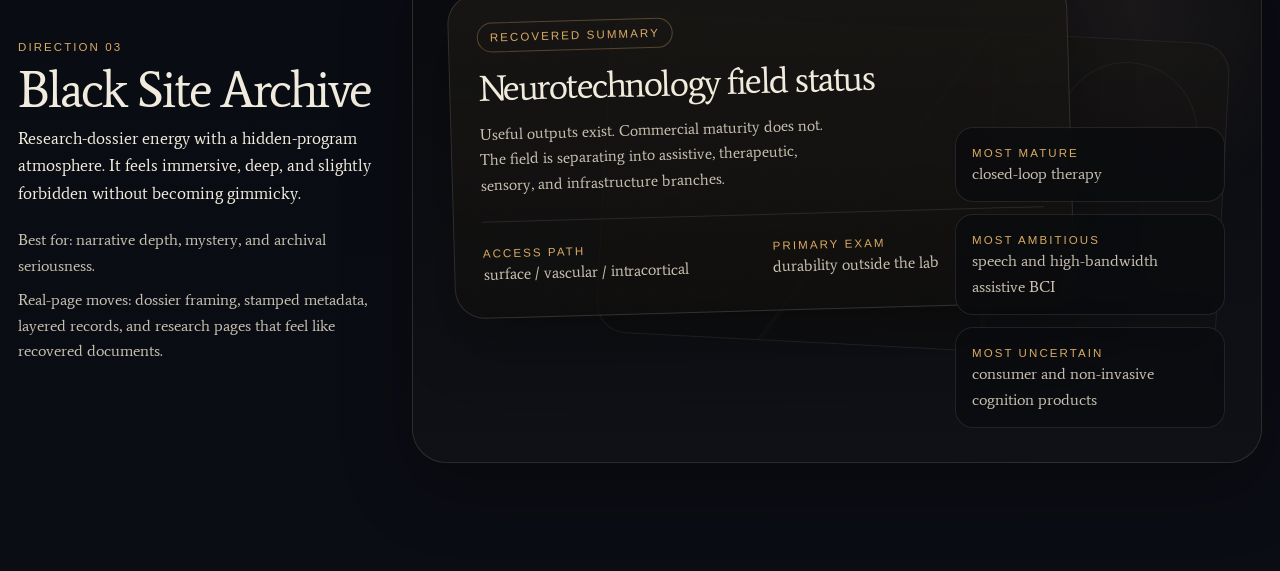
<file: visual-directions.html>
<!DOCTYPE html>
<html lang="en">
  <head>
    <meta charset="UTF-8" />
    <meta name="viewport" content="width=device-width, initial-scale=1.0" />
    <title>The Interface Age Visual Directions</title>
    <link rel="preconnect" href="https://fonts.googleapis.com" />
    <link rel="preconnect" href="https://fonts.gstatic.com" crossorigin />
    <link
      href="https://fonts.googleapis.com/css2?family=Average&display=swap"
      rel="stylesheet"
    />
    <link rel="stylesheet" href="visual-directions.css?v=1" />
  </head>
  <body>
    <main class="gallery">
      <header class="gallery-header">
        <p class="gallery-kicker">The Interface Age</p>
        <h1>Visual Directions</h1>
        <p class="gallery-dek">
          Three sample moods for the site before we apply a full redesign.
          Each one shows a different visual language for the same neurotech
          guide: more atlas-like, more lab-like, or more archival.
        </p>
      </header>

      <section class="concept concept--atlas">
        <div class="concept__copy">
          <p class="concept__label">Direction 01</p>
          <h2>Neural Atlas</h2>
          <p class="concept__summary">
            Elegant, technical, and spacious. It feels like a high-end map of a
            frontier field rather than a startup landing page.
          </p>
          <div class="concept__notes">
            <p>Best for: clarity, beauty, and serious longform reading.</p>
            <p>
              Real-page moves: contour motifs, signal arcs, wider visual bands,
              cleaner captions, and premium field-guide typography.
            </p>
          </div>
        </div>
        <div class="concept__visual">
          <div class="atlas-stage">
            <div class="atlas-stage__grid"></div>
            <div class="atlas-stage__halo"></div>
            <div class="atlas-stage__brain">
              <span></span>
              <span></span>
              <span></span>
              <span></span>
              <span></span>
            </div>
            <div class="atlas-stage__labels">
              <div class="atlas-tag atlas-tag--north">
                <strong>Assistive</strong>
                <p>speech, cursor, software control</p>
              </div>
              <div class="atlas-tag atlas-tag--east">
                <strong>Therapeutic</strong>
                <p>symptom relief, disease modulation</p>
              </div>
              <div class="atlas-tag atlas-tag--south">
                <strong>Sensory</strong>
                <p>vision and perceptual restoration</p>
              </div>
            </div>
            <div class="atlas-strip">
              <div>
                <span>Pathway</span>
                <p>surface</p>
              </div>
              <div>
                <span>Burden</span>
                <p>medium</p>
              </div>
              <div>
                <span>Signal</span>
                <p>rich but practical</p>
              </div>
            </div>
          </div>
        </div>
      </section>

      <section class="concept concept--lab">
        <div class="concept__copy">
          <p class="concept__label">Direction 02</p>
          <h2>Interface Lab</h2>
          <p class="concept__summary">
            Sharper, denser, and more futuristic. It feels like a live systems
            console for an industry that is becoming real.
          </p>
          <div class="concept__notes">
            <p>Best for: modernity, tech energy, and stronger visual density.</p>
            <p>
              Real-page moves: brighter signal accents, instrument panels,
              stronger modular cards, and more high-contrast section framing.
            </p>
          </div>
        </div>
        <div class="concept__visual">
          <div class="lab-stage">
            <div class="lab-stage__scan"></div>
            <div class="lab-panel lab-panel--hero">
              <p class="lab-panel__kicker">Signal stack</p>
              <h3>Read → decode → adapt</h3>
              <div class="lab-bars">
                <span style="height: 24%"></span>
                <span style="height: 38%"></span>
                <span style="height: 54%"></span>
                <span style="height: 71%"></span>
                <span style="height: 64%"></span>
                <span style="height: 82%"></span>
                <span style="height: 58%"></span>
                <span style="height: 88%"></span>
              </div>
            </div>
            <div class="lab-grid">
              <article class="lab-panel">
                <p class="lab-panel__kicker">Pathway</p>
                <h4>Surface</h4>
                <p>Precision, INBRAIN</p>
              </article>
              <article class="lab-panel">
                <p class="lab-panel__kicker">Pathway</p>
                <h4>Endovascular</h4>
                <p>Synchron</p>
              </article>
              <article class="lab-panel">
                <p class="lab-panel__kicker">Pathway</p>
                <h4>Intracortical</h4>
                <p>Neuralink, Paradromics</p>
              </article>
              <article class="lab-panel">
                <p class="lab-panel__kicker">Closed loop</p>
                <h4>Therapy</h4>
                <p>NeuroPace, Cala, Motif</p>
              </article>
            </div>
          </div>
        </div>
      </section>

      <section class="concept concept--archive">
        <div class="concept__copy">
          <p class="concept__label">Direction 03</p>
          <h2>Black Site Archive</h2>
          <p class="concept__summary">
            Research-dossier energy with a hidden-program atmosphere. It feels
            immersive, deep, and slightly forbidden without becoming gimmicky.
          </p>
          <div class="concept__notes">
            <p>Best for: narrative depth, mystery, and archival seriousness.</p>
            <p>
              Real-page moves: dossier framing, stamped metadata, layered
              records, and research pages that feel like recovered documents.
            </p>
          </div>
        </div>
        <div class="concept__visual">
          <div class="archive-stage">
            <div class="archive-sheet archive-sheet--front">
              <p class="archive-stamp">Recovered summary</p>
              <h3>Neurotechnology field status</h3>
              <p class="archive-copy">
                Useful outputs exist. Commercial maturity does not. The field is
                separating into assistive, therapeutic, sensory, and
                infrastructure branches.
              </p>
              <div class="archive-meta">
                <div>
                  <span>Access path</span>
                  <p>surface / vascular / intracortical</p>
                </div>
                <div>
                  <span>Primary exam</span>
                  <p>durability outside the lab</p>
                </div>
              </div>
            </div>
            <div class="archive-sheet archive-sheet--back">
              <div class="archive-mark"></div>
              <div class="archive-lines"></div>
            </div>
            <div class="archive-notes">
              <div>
                <span>Most mature</span>
                <p>closed-loop therapy</p>
              </div>
              <div>
                <span>Most ambitious</span>
                <p>speech and high-bandwidth assistive BCI</p>
              </div>
              <div>
                <span>Most uncertain</span>
                <p>consumer and non-invasive cognition products</p>
              </div>
            </div>
          </div>
        </div>
      </section>
    </main>
  </body>
</html>
</file>
<file: styles.css>
:root {
  --bg: #050607;
  --bg-soft: #0c0e11;
  --panel: rgba(245, 236, 220, 0.022);
  --panel-strong: rgba(245, 236, 220, 0.048);
  --line: rgba(244, 231, 210, 0.12);
  --line-soft: rgba(244, 231, 210, 0.07);
  --ink: #f3f3ef;
  --muted: #b9bbb8;
  --muted-strong: #818580;
  --accent: #d8aa62;
  --teal: #78c8c4;
  --olive: #99a777;
  --rose: #b88b95;
  --blue: #7c8ece;
  --shadow: 0 30px 80px rgba(0, 0, 0, 0.42);
  --serif: "Average", "Iowan Old Style", "Palatino Linotype", "Book Antiqua", Georgia, serif;
  --sans: "Avenir Next", "Segoe UI", "Helvetica Neue", Arial, sans-serif;
  --mono: "SFMono-Regular", Menlo, Monaco, monospace;
  --lab: #e9ebe8;
  --lab-ink: #0a0c0e;
  --radius-xl: 34px;
}

* {
  box-sizing: border-box;
}

html {
  scroll-behavior: smooth;
}

body {
  margin: 0;
  background:
    radial-gradient(circle at 12% -8%, rgba(216, 170, 98, 0.1), transparent 28%),
    radial-gradient(circle at 88% 12%, rgba(120, 200, 196, 0.08), transparent 24%),
    linear-gradient(180deg, #040506 0%, #080a0d 46%, #050607 100%);
  color: var(--ink);
  font-family: var(--serif);
  font-size: 15.5px;
  position: relative;
}

body::before,
body::after {
  content: "";
  position: fixed;
  inset: 0;
  pointer-events: none;
}

body::before {
  background:
    linear-gradient(180deg, rgba(255, 244, 225, 0.015), transparent 18%, transparent 82%, rgba(255, 244, 225, 0.015)),
    repeating-linear-gradient(
      180deg,
      rgba(255, 245, 230, 0.012) 0,
      rgba(255, 245, 230, 0.012) 1px,
      transparent 1px,
      transparent 36px
    );
  opacity: 0.48;
}

body::after {
  background:
    radial-gradient(circle at 50% 24%, rgba(86, 114, 163, 0.08), transparent 24%),
    radial-gradient(circle at 62% 75%, rgba(205, 161, 100, 0.05), transparent 26%);
  mix-blend-mode: screen;
  opacity: 0.45;
}

.site-grain {
  position: fixed;
  inset: 0;
  pointer-events: none;
  opacity: 0.055;
  background-image:
    radial-gradient(circle at 20% 30%, rgba(255, 255, 255, 0.56) 0 0.85px, transparent 1.2px),
    radial-gradient(circle at 70% 80%, rgba(255, 255, 255, 0.32) 0 0.8px, transparent 1.1px),
    radial-gradient(circle at 80% 20%, rgba(255, 255, 255, 0.26) 0 0.65px, transparent 1px);
  background-size: 18px 18px, 22px 22px, 14px 14px;
}

a {
  color: inherit;
}

.site-header {
  width: min(1320px, calc(100% - 34px));
  margin: 14px auto 0;
}

.site-header__inner {
  position: relative;
  overflow: hidden;
  padding: 44px 42px 40px;
  border: 1px solid rgba(255, 255, 255, 0.07);
  border-radius: var(--radius-xl);
  background:
    radial-gradient(circle at 75% 44%, rgba(120, 200, 196, 0.08), transparent 28%),
    linear-gradient(135deg, rgba(255, 255, 255, 0.035), rgba(255, 255, 255, 0.008));
  box-shadow: 0 42px 120px rgba(0, 0, 0, 0.38);
}

.site-header__inner::before,
.site-header__inner::after {
  content: "";
  position: absolute;
  inset: 0;
  pointer-events: none;
}

.site-header__inner::before {
  inset: 14px 0 auto;
  height: 1px;
  background: linear-gradient(90deg, transparent, rgba(244, 231, 210, 0.22), transparent);
}

.site-header__inner::after {
  inset: auto 0 8px;
  height: 160px;
  background:
    radial-gradient(circle at 76% 46%, rgba(205, 161, 100, 0.08), transparent 34%),
    linear-gradient(180deg, transparent, rgba(255, 243, 220, 0.02));
}

.site-kicker,
.chapter-number,
.player-row__badge,
.dossier-kicker,
.source-row__label p {
  margin: 0;
  font-family: var(--sans);
  font-size: 0.72rem;
  letter-spacing: 0.18em;
  text-transform: uppercase;
  color: var(--accent);
}

.hero-layout {
  display: grid;
  grid-template-columns: minmax(0, 0.9fr) minmax(520px, 1.1fr);
  gap: 8px;
  align-items: center;
  min-height: 520px;
}

.hero-copy {
  position: relative;
  z-index: 3;
}

.hero-copy h1,
.chapter-heading h2,
.dossier-head h2 {
  margin: 0;
  font-weight: 400;
  letter-spacing: -0.03em;
  line-height: 0.92;
}

.hero-copy h1 {
  font-size: clamp(4.3rem, 8.4vw, 7.3rem);
  max-width: 6.6ch;
  font-family: var(--sans);
  font-weight: 500;
  letter-spacing: -0.078em;
  line-height: 0.84;
}

.hero-dek,
.chapter-copy p,
.chapter-intro,
.contents-note p,
.figure-panel p,
.signal-card p,
.essay-block p,
.player-row__summary,
.player-row__meta p,
.dossier-summary,
.dossier-block p,
.dossier-facts p,
.source-row__body p,
.glossary-row p,
.landscape-column-head p,
.landscape-row-head p,
.market-legend__note p,
.landscape-empty {
  color: var(--muted);
  line-height: 1.62;
}

.hero-dek {
  font-size: 1.04rem;
  max-width: 60ch;
  margin: 16px 0 0;
}

.hero-meta {
  display: flex;
  flex-wrap: wrap;
  gap: 8px 18px;
  margin-top: 20px;
  font-family: var(--sans);
  font-size: 0.67rem;
  letter-spacing: 0.12em;
  text-transform: uppercase;
  color: var(--muted-strong);
}

.hero-meta span {
  display: inline-flex;
  align-items: center;
  gap: 8px;
}

.hero-meta span::before {
  content: "";
  width: 5px;
  height: 5px;
  border-radius: 999px;
  background: var(--accent);
  box-shadow: 0 0 12px rgba(206, 161, 100, 0.42);
}

.filter-chip,
.player-tags span,
.legend-item,
.source-row__label span {
  font-family: var(--sans);
  font-size: 0.78rem;
}

.hero-visual {
  display: grid;
  justify-items: center;
  gap: 12px;
  align-self: stretch;
  align-content: center;
  perspective: 1200px;
}

.hero-visual p {
  margin: 0;
  font-family: var(--mono);
  font-size: 0.72rem;
  color: var(--muted-strong);
  letter-spacing: 0.12em;
  text-transform: uppercase;
}

.hero-scene {
  --tilt-x: 0deg;
  --tilt-y: 0deg;
  --shift-x: 0px;
  --shift-y: 0px;
  position: relative;
  width: min(720px, 58vw);
  aspect-ratio: 1.78 / 1;
  margin-left: -42px;
  isolation: isolate;
  transform-style: preserve-3d;
  transform: rotateX(var(--tilt-x)) rotateY(var(--tilt-y)) translate3d(var(--shift-x), var(--shift-y), 0);
  transition: transform 360ms cubic-bezier(0.2, 0.7, 0.2, 1);
}

.hero-scene::before,
.hero-scene::after {
  content: "";
  position: absolute;
  pointer-events: none;
}

.hero-scene::before {
  inset: 5% 2% 0 26%;
  z-index: 2;
  border-radius: 50%;
  background: radial-gradient(circle, transparent 35%, rgba(113, 168, 168, 0.08) 62%, transparent 72%);
  filter: blur(10px);
  animation: hero-breathe 6s ease-in-out infinite;
}

.hero-scene::after {
  inset: auto 8% 5% 22%;
  height: 14%;
  z-index: -1;
  border-radius: 50%;
  background: rgba(0, 0, 0, 0.72);
  filter: blur(26px);
  transform: translateZ(-30px);
}

.hero-scene img {
  position: absolute;
  inset: 0;
  z-index: 1;
  width: 100%;
  height: 100%;
  object-fit: cover;
  object-position: center;
  border-radius: 34px;
  mix-blend-mode: normal;
  filter: saturate(0.88) contrast(1.08) brightness(0.92);
  border: 1px solid rgba(255, 255, 255, 0.08);
  box-shadow: 0 36px 100px rgba(0, 0, 0, 0.5);
  animation: hero-drift 9s ease-in-out infinite;
}

.hero-scene__orbit {
  position: absolute;
  z-index: 3;
  border: 1px solid rgba(244, 231, 210, 0.13);
  border-radius: 999px;
  pointer-events: none;
  transform-style: preserve-3d;
}

.hero-scene__orbit--one {
  inset: 15% 4% 13% 29%;
  transform: rotate(-13deg) rotateY(24deg) translateZ(32px);
  animation: orbit-one 12s ease-in-out infinite;
}

.hero-scene__orbit--two {
  inset: 26% 14% 23% 40%;
  border-color: rgba(113, 168, 168, 0.24);
  transform: rotate(28deg) rotateX(58deg) translateZ(58px);
  animation: orbit-two 10s ease-in-out infinite;
}

.hero-scene__scan {
  position: absolute;
  z-index: 4;
  top: 18%;
  bottom: 15%;
  left: 62%;
  width: 1px;
  background: linear-gradient(180deg, transparent, rgba(206, 161, 100, 0.74), transparent);
  box-shadow: 0 0 18px rgba(206, 161, 100, 0.4);
  animation: scene-scan 5.5s ease-in-out infinite;
}

.hero-scene__node {
  position: absolute;
  z-index: 5;
  width: 7px;
  height: 7px;
  border-radius: 50%;
  background: var(--accent);
  box-shadow: 0 0 0 5px rgba(206, 161, 100, 0.08), 0 0 18px rgba(206, 161, 100, 0.62);
  animation: node-pulse 3.8s ease-in-out infinite;
}

.hero-scene__node--one { top: 29%; left: 69%; }
.hero-scene__node--two { top: 54%; left: 81%; animation-delay: -1.2s; background: var(--teal); }
.hero-scene__node--three { top: 68%; left: 60%; animation-delay: -2.4s; }

@keyframes hero-drift {
  0%, 100% { transform: translate3d(0, 0, 0) scale(1); }
  50% { transform: translate3d(0, -8px, 14px) scale(1.012); }
}

@keyframes hero-breathe {
  0%, 100% { opacity: 0.48; transform: scale(0.96); }
  50% { opacity: 0.9; transform: scale(1.04); }
}

@keyframes orbit-one {
  0%, 100% { transform: rotate(-13deg) rotateY(24deg) translateZ(32px); }
  50% { transform: rotate(-6deg) rotateY(32deg) translateZ(42px); }
}

@keyframes orbit-two {
  0%, 100% { transform: rotate(28deg) rotateX(58deg) translateZ(58px); }
  50% { transform: rotate(38deg) rotateX(64deg) translateZ(68px); }
}

@keyframes scene-scan {
  0%, 100% { opacity: 0; transform: translateX(-86px); }
  20%, 80% { opacity: 0.85; }
  50% { transform: translateX(96px); }
}

@keyframes node-pulse {
  0%, 100% { opacity: 0.45; transform: translateZ(60px) scale(0.8); }
  50% { opacity: 1; transform: translateZ(60px) scale(1.25); }
}

.chapter-rail {
  position: sticky;
  top: 10px;
  z-index: 30;
  width: min(1460px, calc(100% - 34px));
  margin: 0 auto 0;
}

.chapter-rail__inner {
  position: relative;
  display: flex;
  align-items: flex-start;
  justify-content: space-between;
  gap: 0;
  padding: 10px 4px 6px;
  background: linear-gradient(180deg, rgba(8, 10, 15, 0.92), rgba(8, 10, 15, 0.72));
  backdrop-filter: blur(10px);
}

.chapter-rail__inner::before {
  content: "";
  position: absolute;
  left: 0;
  right: 0;
  top: 16px;
  height: 1px;
  background: linear-gradient(90deg, transparent, rgba(244, 231, 210, 0.2), transparent);
}

.chapter-rail__inner::after {
  content: "";
  position: absolute;
  left: 0;
  right: 0;
  bottom: 0;
  height: 1px;
  background: linear-gradient(90deg, transparent, rgba(244, 231, 210, 0.08), transparent);
}

.chapter-rail__inner a {
  position: relative;
  z-index: 1;
  display: grid;
  justify-items: center;
  align-content: start;
  gap: 8px;
  flex: 1 1 0;
  text-decoration: none;
  font-family: var(--sans);
  font-size: 0.6rem;
  line-height: 1.05;
  letter-spacing: 0.02em;
  color: var(--muted-strong);
  padding: 0 2px;
  text-align: center;
  white-space: nowrap;
  transition: color 160ms ease, opacity 160ms ease;
}

.chapter-rail__inner a::before {
  content: "";
  width: 8px;
  height: 8px;
  border-radius: 999px;
  border: 1px solid rgba(244, 231, 210, 0.28);
  background: rgba(8, 10, 15, 0.92);
  transition: border-color 160ms ease, background 160ms ease, transform 160ms ease;
}

.chapter-rail__inner a.chapter-rail__minor {
  font-size: 0.54rem;
  color: rgba(185, 172, 151, 0.82);
}

.chapter-rail__inner a:hover,
.chapter-rail__inner a.is-active {
  color: var(--ink);
}

.chapter-rail__inner a:hover::before,
.chapter-rail__inner a.is-active::before {
  border-color: rgba(215, 170, 97, 0.75);
  background: rgba(215, 170, 97, 0.88);
  transform: scale(1.12);
}

.document {
  width: min(1260px, calc(100% - 34px));
  margin: 24px auto 96px;
}

.article-shell {
  display: grid;
  grid-template-columns: minmax(0, 1fr);
  gap: 0;
  position: relative;
  min-width: 0;
}

.chapter {
  border-top: 1px solid var(--line);
  padding: 76px 0 44px;
  min-width: 0;
}

.chapter--contents {
  border-top: none;
  padding-top: 10px;
}

.chapter-heading {
  display: grid;
  gap: 6px;
  margin-bottom: 18px;
}

.chapter-heading h2 {
  font-family: var(--sans);
  font-size: clamp(2.55rem, 5.2vw, 4.8rem);
  font-weight: 500;
  letter-spacing: -0.06em;
  line-height: 0.94;
}

.chapter-layout {
  display: grid;
  grid-template-columns: minmax(0, 1fr) minmax(340px, 420px);
  gap: clamp(42px, 6vw, 82px);
  align-items: start;
}

.chapter-copy {
  max-width: 790px;
}

.chapter-layout--wide {
  grid-template-columns: minmax(0, 1fr);
}

.chapter-layout--wide .chapter-copy {
  max-width: 1080px;
}

.chapter-copy p,
.chapter-intro,
.contents-note p,
.signal-card p,
.essay-block p,
.player-row__summary,
.player-row__meta p,
.dossier-summary,
.dossier-block p,
.dossier-facts p,
.source-row__body p,
.glossary-row p {
  margin: 0;
  font-size: 0.98rem;
}

.chapter-copy p + p,
.contents-note p + p,
.dossier-block p + p {
  margin-top: 16px;
}

.chapter-intro {
  max-width: 820px;
}

.section-kicker,
.brief-card__eyebrow,
.ecosystem-card__kicker {
  margin: 0;
  font-family: var(--sans);
  font-size: 0.67rem;
  letter-spacing: 0.16em;
  text-transform: uppercase;
  color: var(--accent);
}

.field-brief {
  margin-top: 42px;
  padding: 26px;
  border: 1px solid var(--line);
  border-radius: 24px;
  background:
    radial-gradient(circle at 92% 0%, rgba(113, 168, 168, 0.08), transparent 28%),
    linear-gradient(145deg, rgba(245, 236, 220, 0.035), rgba(245, 236, 220, 0.012));
  box-shadow: var(--shadow);
}

.field-brief__topline {
  display: flex;
  align-items: end;
  justify-content: space-between;
  gap: 26px;
  padding-bottom: 22px;
  border-bottom: 1px solid var(--line-soft);
}

.field-brief__topline h3,
.ecosystem-section__head h3 {
  margin: 6px 0 0;
  font-size: clamp(1.8rem, 3.5vw, 2.8rem);
  font-weight: 400;
  letter-spacing: -0.025em;
}

.coverage-stats {
  display: flex;
  gap: 22px;
}

.coverage-stats p {
  display: grid;
  gap: 3px;
  margin: 0;
  min-width: 82px;
}

.coverage-stats strong {
  font-size: 1.6rem;
  font-weight: 400;
  color: var(--ink);
}

.coverage-stats span,
.maturity-strip span,
.maturity-strip small {
  font-family: var(--sans);
  font-size: 0.65rem;
  color: var(--muted-strong);
}

.field-brief__grid {
  display: grid;
  grid-template-columns: repeat(4, minmax(0, 1fr));
}

.brief-card {
  position: relative;
  padding: 24px 22px 22px 0;
}

.brief-card + .brief-card {
  padding-left: 22px;
  border-left: 1px solid var(--line-soft);
}

.brief-card::before {
  content: "";
  display: block;
  width: 28px;
  height: 2px;
  margin-bottom: 16px;
  background: var(--accent);
  box-shadow: 0 0 12px rgba(206, 161, 100, 0.28);
}

.brief-card--teal::before { background: var(--teal); }
.brief-card--rose::before { background: var(--rose); }
.brief-card--blue::before { background: var(--blue); }

.brief-card h4,
.ecosystem-card h4 {
  margin: 8px 0 10px;
  font-size: 1.18rem;
  font-weight: 400;
  color: var(--ink);
}

.brief-card > p:last-child,
.ecosystem-card > p {
  margin: 0;
  color: var(--muted);
  line-height: 1.58;
}

.maturity-strip {
  display: grid;
  grid-template-columns: 1.25fr repeat(4, minmax(0, 1fr));
  margin-top: 4px;
  border-top: 1px solid var(--line-soft);
}

.maturity-strip__label,
.maturity-strip__item {
  display: grid;
  align-content: center;
  min-height: 66px;
  padding: 12px 16px;
  border-right: 1px solid var(--line-soft);
}

.maturity-strip__label { padding-left: 0; }
.maturity-strip__label span { color: var(--ink); }
.maturity-strip__item:last-child { border-right: 0; }

.maturity-strip__item strong {
  font-size: 1.28rem;
  font-weight: 400;
}

.maturity-strip__item--commercial strong { color: var(--teal); }
.maturity-strip__item--human-clinical strong { color: var(--accent); }
.maturity-strip__item--early-human strong { color: var(--rose); }
.maturity-strip__item--research strong { color: var(--blue); }

.lead {
  font-size: 1.1rem;
  color: var(--ink) !important;
}

.chapter-aside {
  position: relative;
}

.chapter-visual {
  position: sticky;
  top: 78px;
  min-height: 270px;
  overflow: hidden;
  padding: 12px 0 0;
  display: grid;
  place-items: center;
}

.chapter-visual::before {
  content: "";
  position: absolute;
  left: 0;
  right: 14%;
  top: 0;
  height: 1px;
  background: linear-gradient(90deg, rgba(206, 161, 100, 0.56), transparent);
}

.essay-block h3,
.signal-card h3,
.player-row h3,
.dossier-block h3,
.glossary-row h3,
.source-row__body h3,
.contents-note h3 {
  margin: 0 0 10px;
  font-size: 1.2rem;
  font-weight: 400;
  line-height: 1.1;
}

.figure-list,
.figure-bullets,
.dossier-list {
  margin: 0;
  padding-left: 18px;
  color: var(--muted);
  line-height: 1.62;
}

.figure-list li + li,
.figure-bullets li + li,
.dossier-list li + li {
  margin-top: 8px;
}

.contents-layout {
  max-width: 1040px;
}

.contents-list {
  display: grid;
  grid-template-columns: repeat(2, minmax(0, 1fr));
  gap: 8px 28px;
}

.contents-list a {
  padding: 10px 0 12px;
  border-bottom: 1px solid var(--line-soft);
  text-decoration: none;
  color: var(--muted);
  transition: color 160ms ease, transform 160ms ease;
}

.contents-list a:hover {
  color: var(--ink);
  transform: translateX(2px);
}

.contents-note {
  padding-left: 18px;
  border-left: 1px solid var(--line);
}

.signal-strip,
.primer-list,
.essay-list,
.glossary-list,
.player-index,
.timeline-list,
.sources-list {
  display: grid;
  gap: 16px;
}

.signal-strip {
  grid-template-columns: repeat(2, minmax(0, 1fr));
  margin-top: 18px;
}

.signal-card,
.essay-block,
.glossary-row,
.source-row,
.timeline-item {
  padding-top: 12px;
  border-top: 1px solid var(--line-soft);
}

.essay-block--tight h3 {
  font-size: 1.12rem;
}

.chapter-visual::after {
  content: "";
  position: absolute;
  inset: 22px 16px 8px 48px;
  border-radius: 999px 0 0 999px;
  border: 1px solid rgba(244, 231, 210, 0.05);
  border-right: 0;
  pointer-events: none;
}

.chapter-visual--status,
.chapter-visual--questions,
.chapter-visual--pathways,
.chapter-visual--wedges,
.chapter-visual--evidence,
.chapter-visual--timeline,
.chapter-visual--bottleneck,
.chapter-visual--forecast,
.chapter-visual--tension {
  background:
    radial-gradient(circle at 74% 26%, rgba(206, 161, 100, 0.06), transparent 28%),
    linear-gradient(180deg, rgba(255, 245, 230, 0.018), transparent 72%);
}

.status-rings,
.status-beams,
.pathway-trace,
.timeline-arc,
.bottleneck-pulse,
.forecast-lines,
.tension-orbit {
  position: absolute;
}

.status-rings {
  width: 210px;
  height: 210px;
}

.status-rings span,
.tension-orbit span {
  position: absolute;
  inset: 0;
  border-radius: 50%;
  border: 1px solid rgba(244, 231, 210, 0.11);
}

.status-rings span:nth-child(2),
.tension-orbit span:nth-child(2) {
  inset: 16%;
  border-color: rgba(113, 168, 168, 0.16);
}

.status-rings span:nth-child(3),
.tension-orbit span:nth-child(3) {
  inset: 34%;
  border-color: rgba(206, 161, 100, 0.2);
}

.status-beams {
  width: 220px;
  height: 120px;
}

.status-beams span {
  position: absolute;
  left: 0;
  right: 0;
  height: 1px;
  background: linear-gradient(90deg, transparent, rgba(244, 231, 210, 0.16), transparent);
}

.status-beams span:nth-child(1) { top: 12%; }
.status-beams span:nth-child(2) { top: 36%; }
.status-beams span:nth-child(3) { top: 60%; }
.status-beams span:nth-child(4) { top: 84%; }

.chapter-visual--stack,
.chapter-visual--burden {
  padding-left: 42px;
  padding-right: 10px;
}

.stack-visual,
.burden-ladder {
  position: relative;
  z-index: 1;
  display: grid;
  gap: 8px;
  width: 100%;
}

.stack-visual div,
.burden-ladder div {
  padding: 8px 0;
  border-bottom: 1px solid rgba(244, 231, 210, 0.08);
  font-family: var(--sans);
  font-size: 0.76rem;
  letter-spacing: 0.04em;
  color: var(--muted-strong);
  text-transform: uppercase;
}

.question-grid {
  position: relative;
  z-index: 1;
  display: grid;
  grid-template-columns: repeat(2, minmax(0, 1fr));
  gap: 14px;
  width: 100%;
  padding-left: 48px;
}

.question-grid span {
  display: grid;
  place-items: center;
  min-height: 78px;
  border: 1px solid rgba(244, 231, 210, 0.08);
  border-radius: 18px;
  font-family: var(--sans);
  font-size: 0.7rem;
  letter-spacing: 0.16em;
  text-transform: uppercase;
  color: var(--muted-strong);
  background: rgba(255, 245, 230, 0.015);
}

.pathway-trace {
  left: 82px;
  right: 46px;
  top: 42px;
  bottom: 28px;
}

.pathway-trace::before {
  content: "";
  position: absolute;
  left: 8px;
  top: 0;
  bottom: 0;
  width: 1px;
  background: linear-gradient(180deg, rgba(244, 231, 210, 0.08), rgba(244, 231, 210, 0.22), rgba(244, 231, 210, 0.05));
}

.pathway-trace span {
  position: absolute;
  left: 0;
  width: 16px;
  height: 16px;
  border-radius: 50%;
  border: 1px solid rgba(244, 231, 210, 0.18);
  background: rgba(12, 14, 18, 0.9);
  box-shadow: inset 0 0 0 5px rgba(206, 161, 100, 0.12);
}

.pathway-trace span:nth-child(1) { top: 0; }
.pathway-trace span:nth-child(2) { top: 24%; }
.pathway-trace span:nth-child(3) { top: 48%; }
.pathway-trace span:nth-child(4) { top: 72%; }
.pathway-trace span:nth-child(5) { bottom: 0; }

.landscape-prism {
  position: relative;
  width: 250px;
  height: 190px;
  perspective: 900px;
  transform-style: preserve-3d;
  transform: rotateX(58deg) rotateZ(-28deg);
  animation: prism-float 8s ease-in-out infinite;
}

.landscape-prism span {
  --layer: 0;
  --layer-color: var(--blue);
  position: absolute;
  inset: 26px 24px;
  border: 1px solid color-mix(in srgb, var(--layer-color) 58%, transparent);
  border-radius: 22px;
  background: linear-gradient(135deg, color-mix(in srgb, var(--layer-color) 12%, transparent), rgba(7, 9, 13, 0.42));
  box-shadow: 0 14px 34px rgba(0, 0, 0, 0.24), inset 0 0 28px color-mix(in srgb, var(--layer-color) 5%, transparent);
  transform: translateZ(calc(var(--layer) * 24px));
  backdrop-filter: blur(3px);
}

.landscape-prism span::after {
  content: attr(data-label);
  position: absolute;
  left: 15px;
  bottom: 12px;
  color: color-mix(in srgb, var(--layer-color) 72%, white);
  font-family: var(--sans);
  font-size: 0.54rem;
  letter-spacing: 0.12em;
  text-transform: uppercase;
}

.landscape-prism span:nth-child(2) { --layer: 1; --layer-color: var(--teal); }
.landscape-prism span:nth-child(3) { --layer: 2; --layer-color: var(--ink); }
.landscape-prism span:nth-child(4) { --layer: 3; --layer-color: var(--olive); }
.landscape-prism span:nth-child(5) { --layer: 4; --layer-color: var(--accent); }

@keyframes prism-float {
  0%, 100% { transform: rotateX(58deg) rotateZ(-28deg) translate3d(0, 0, 0); }
  50% { transform: rotateX(62deg) rotateZ(-22deg) translate3d(0, -8px, 14px); }
}

.wedge-bars,
.evidence-ladder,
.forecast-lines,
.bottleneck-pulse {
  position: relative;
  z-index: 1;
  display: grid;
  gap: 12px;
  width: 100%;
  padding-left: 52px;
}

.wedge-bars span,
.evidence-ladder span,
.forecast-lines span,
.bottleneck-pulse span {
  display: block;
  height: 12px;
  border-radius: 999px;
  background: linear-gradient(90deg, rgba(113, 168, 168, 0.18), rgba(206, 161, 100, 0.18));
}

.wedge-bars span:nth-child(1) { width: 42%; }
.wedge-bars span:nth-child(2) { width: 68%; }
.wedge-bars span:nth-child(3) { width: 84%; }
.wedge-bars span:nth-child(4) { width: 58%; }

.evidence-ladder span:nth-child(1) { width: 38%; }
.evidence-ladder span:nth-child(2) { width: 54%; }
.evidence-ladder span:nth-child(3) { width: 72%; }
.evidence-ladder span:nth-child(4) { width: 92%; }

.timeline-arc {
  left: 58px;
  right: 32px;
  top: 44px;
  bottom: 40px;
}

.timeline-arc::before {
  content: "";
  position: absolute;
  left: 0;
  right: 0;
  top: 50%;
  height: 1px;
  background: linear-gradient(90deg, rgba(244, 231, 210, 0.08), rgba(244, 231, 210, 0.18), rgba(244, 231, 210, 0.08));
}

.timeline-arc span {
  position: absolute;
  top: calc(50% - 8px);
  width: 16px;
  height: 16px;
  border-radius: 50%;
  border: 1px solid rgba(244, 231, 210, 0.18);
  background: rgba(12, 14, 18, 0.9);
}

.timeline-arc span:nth-child(1) { left: 0; }
.timeline-arc span:nth-child(2) { left: 24%; }
.timeline-arc span:nth-child(3) { left: 48%; box-shadow: inset 0 0 0 5px rgba(113, 168, 168, 0.18); }
.timeline-arc span:nth-child(4) { left: 72%; }
.timeline-arc span:nth-child(5) { right: 0; box-shadow: inset 0 0 0 5px rgba(206, 161, 100, 0.18); }

.bottleneck-pulse span:nth-child(1) { width: 96%; }
.bottleneck-pulse span:nth-child(2) { width: 72%; }
.bottleneck-pulse span:nth-child(3) { width: 46%; }
.bottleneck-pulse span:nth-child(4) { width: 24%; }

.forecast-lines span {
  height: 1px;
  position: relative;
  background: linear-gradient(90deg, rgba(244, 231, 210, 0.08), rgba(244, 231, 210, 0.18));
}

.forecast-lines span::after {
  content: "";
  position: absolute;
  right: 0;
  top: -4px;
  width: 9px;
  height: 9px;
  border-radius: 50%;
  background: rgba(206, 161, 100, 0.78);
}

.forecast-lines span:nth-child(1) { width: 34%; margin-top: 30px; }
.forecast-lines span:nth-child(2) { width: 52%; margin-left: 12%; }
.forecast-lines span:nth-child(3) { width: 70%; margin-left: 20%; }
.forecast-lines span:nth-child(4) { width: 88%; margin-left: 8%; }

.tension-orbit {
  width: 230px;
  height: 230px;
}

.table-wrap,
.market-visual {
  margin-top: 28px;
}

.table-wrap {
  max-width: 100%;
  overflow-x: auto;
  overscroll-behavior-inline: contain;
}

.comparison-table {
  width: 100%;
  min-width: 680px;
  border-collapse: collapse;
  border-top: 1px solid var(--line);
}

.comparison-table th,
.comparison-table td {
  padding: 14px 12px 14px 0;
  text-align: left;
  vertical-align: top;
  border-bottom: 1px solid var(--line);
}

.comparison-table th {
  font-family: var(--sans);
  font-size: 0.74rem;
  letter-spacing: 0.16em;
  text-transform: uppercase;
  color: var(--accent);
}

.comparison-table td {
  color: var(--muted);
  line-height: 1.56;
}

.market-map {
  margin-top: 8px;
}

.landscape-toolbar {
  display: flex;
  align-items: end;
  justify-content: space-between;
  gap: 24px;
  margin-bottom: 20px;
  padding: 18px 0;
  border-top: 1px solid var(--line);
  border-bottom: 1px solid var(--line-soft);
}

.landscape-toolbar__eyebrow,
.landscape-summary {
  margin: 0;
  font-family: var(--sans);
  font-size: 0.68rem;
  letter-spacing: 0.15em;
  text-transform: uppercase;
}

.landscape-toolbar__eyebrow { color: var(--accent); }
.landscape-summary { color: var(--muted-strong); text-align: right; }
.landscape-filters { display: flex; flex-wrap: wrap; gap: 8px; margin-top: 10px; }

.landscape-scroll {
  overflow-x: auto;
  overscroll-behavior-inline: contain;
  padding-bottom: 12px;
  scrollbar-color: rgba(206, 161, 100, 0.32) transparent;
}

.landscape-scroll:focus-visible {
  outline: 1px solid rgba(206, 161, 100, 0.55);
  outline-offset: 5px;
}

.landscape-matrix {
  display: grid;
  grid-template-columns: 190px repeat(5, minmax(164px, 1fr));
  min-width: 1080px;
  border: 1px solid var(--line);
  border-radius: 22px;
  overflow: hidden;
  background:
    radial-gradient(circle at 100% 0, rgba(206, 161, 100, 0.06), transparent 30%),
    rgba(7, 9, 13, 0.72);
  box-shadow: 0 26px 80px rgba(0, 0, 0, 0.2);
}

.landscape-axis,
.landscape-column-head,
.landscape-row-head,
.landscape-cell {
  padding: 16px;
  border-right: 1px solid var(--line-soft);
  border-bottom: 1px solid var(--line-soft);
}

.landscape-axis {
  display: grid;
  align-content: space-between;
  min-height: 154px;
  background: rgba(255, 245, 230, 0.025);
}

.landscape-axis span,
.landscape-axis strong,
.landscape-column-head span {
  font-family: var(--sans);
  font-size: 0.62rem;
  letter-spacing: 0.12em;
  text-transform: uppercase;
}

.landscape-axis span { color: var(--muted-strong); }
.landscape-axis strong { color: var(--accent); font-weight: 500; }

.landscape-column-head {
  position: relative;
  min-height: 154px;
  background: linear-gradient(180deg, rgba(255, 245, 230, 0.038), rgba(255, 245, 230, 0.012));
}

.landscape-column-head::before {
  content: "";
  position: absolute;
  inset: 0 auto 0 0;
  width: 2px;
  background: linear-gradient(180deg, var(--path-color), transparent 78%);
  opacity: 0.68;
}

.landscape-column-head span { color: var(--path-color); }
.landscape-column-head strong { display: block; margin-top: 10px; font-size: 1.03rem; line-height: 1.15; }
.landscape-column-head p { margin: 9px 0 0; font-size: 0.75rem; line-height: 1.42; }

.landscape-column-head--noninvasive { --path-color: var(--blue); }
.landscape-column-head--peripheral { --path-color: var(--teal); }
.landscape-column-head--surface { --path-color: var(--ink); }
.landscape-column-head--targeted-implant { --path-color: var(--olive); }
.landscape-column-head--deep-implant { --path-color: var(--accent); }

.landscape-row {
  display: grid;
  grid-column: 1 / -1;
  grid-template-columns: 190px repeat(5, minmax(164px, 1fr));
}

.landscape-row[hidden] { display: none; }

.landscape-row-head {
  position: sticky;
  left: 0;
  z-index: 4;
  min-height: 152px;
  background: rgba(10, 12, 17, 0.97);
  box-shadow: 12px 0 22px rgba(0, 0, 0, 0.12);
}

.landscape-row-head strong { font-size: 0.98rem; line-height: 1.22; }
.landscape-row-head p { margin: 10px 0 0; font-size: 0.75rem; line-height: 1.42; }

.landscape-cell {
  display: grid;
  align-content: start;
  gap: 8px;
  min-height: 152px;
  background: linear-gradient(140deg, rgba(255, 245, 230, 0.008), transparent 60%);
}

.landscape-company {
  position: relative;
  display: grid;
  gap: 7px;
  width: 100%;
  padding: 11px 11px 12px;
  overflow: hidden;
  border: 1px solid var(--line-soft);
  border-radius: 12px;
  background: rgba(255, 245, 230, 0.025);
  color: inherit;
  text-align: left;
  cursor: pointer;
  transform: translateZ(0);
  transition: transform 180ms ease, border-color 180ms ease, background 180ms ease, box-shadow 180ms ease;
}

.landscape-company::before {
  content: "";
  position: absolute;
  inset: 0 auto 0 0;
  width: 2px;
  background: var(--company-color);
}

.landscape-company:hover,
.landscape-company:focus-visible {
  z-index: 2;
  outline: none;
  border-color: color-mix(in srgb, var(--company-color) 48%, transparent);
  background: rgba(255, 245, 230, 0.052);
  box-shadow: 0 14px 28px rgba(0, 0, 0, 0.22);
  transform: perspective(600px) rotateX(2deg) rotateY(-2deg) translate3d(0, -3px, 12px);
}

.landscape-company--frontier { --company-color: var(--accent); }
.landscape-company--therapeutic { --company-color: var(--teal); }
.landscape-company--sensory { --company-color: var(--olive); }
.landscape-company--infrastructure { --company-color: var(--rose); }
.landscape-company--consumer { --company-color: var(--blue); }

.landscape-company__topline { display: flex; align-items: start; justify-content: space-between; gap: 8px; }
.landscape-company__topline strong { font-size: 0.86rem; line-height: 1.15; }
.landscape-company > span:last-child { color: var(--muted); font-family: var(--sans); font-size: 0.64rem; line-height: 1.35; }
.landscape-company .company-stage { gap: 0; flex: 0 0 auto; }
.landscape-empty { align-self: center; margin: auto; font-family: var(--sans); font-size: 0.65rem; font-style: italic; opacity: 0.48; }

.market-legend__note strong {
  display: block;
  margin-bottom: 6px;
  font-family: var(--sans);
  font-size: 0.72rem;
  letter-spacing: 0.16em;
  text-transform: uppercase;
  color: var(--accent);
}

.pathway-list {
  display: grid;
  gap: 24px;
}

.pathway-band {
  display: grid;
  grid-template-columns: 230px minmax(0, 1fr);
  gap: 24px;
  padding-top: 16px;
  border-top: 1px solid var(--line);
}

.pathway-band__meta {
  display: grid;
  align-content: start;
  gap: 8px;
}

.pathway-band__index,
.pathway-band__burden,
.pathway-group__head h4 {
  margin: 0;
  font-family: var(--sans);
  font-size: 0.68rem;
  letter-spacing: 0.16em;
  text-transform: uppercase;
}

.pathway-band__index {
  color: var(--muted-strong);
}

.pathway-band__meta h3 {
  margin: 0;
  font-size: 1.38rem;
  line-height: 1.12;
}

.pathway-band__burden {
  color: var(--accent);
}

.pathway-band__note,
.pathway-group__head p,
.market-legend__note p {
  font-size: 0.9rem;
}

.pathway-band__note,
.pathway-group__head p {
  color: var(--muted);
  line-height: 1.5;
}

.pathway-band__groups {
  display: grid;
  gap: 18px;
}

.pathway-group {
  padding-top: 12px;
  border-top: 1px solid var(--line-soft);
}

.pathway-group:first-child {
  padding-top: 0;
  border-top: 0;
}

.pathway-group__head {
  display: grid;
  grid-template-columns: 220px minmax(0, 1fr);
  gap: 16px;
  align-items: start;
  margin-bottom: 12px;
}

.pathway-group__head h4 {
  color: var(--ink);
}

.pathway-group__head p {
  margin: 0;
}

.pathway-company-list {
  display: grid;
  grid-template-columns: repeat(2, minmax(0, 1fr));
  gap: 12px 18px;
}

.pathway-company {
  display: grid;
  grid-template-columns: 120px minmax(0, 1fr);
  gap: 12px;
  padding: 0;
  border: 0;
  background: none;
  color: inherit;
  text-align: left;
  cursor: pointer;
}

.pathway-company__copy {
  padding-top: 4px;
}

.pathway-company__copy strong {
  display: block;
  margin-bottom: 6px;
  font-size: 0.98rem;
  line-height: 1.18;
  transition: color 160ms ease;
}

.pathway-company__copy p {
  margin: 0;
  color: var(--muted);
  font-size: 0.82rem;
  line-height: 1.42;
}

.pathway-company:hover .pathway-company__copy strong,
.pathway-company:focus-visible .pathway-company__copy strong {
  color: var(--accent);
}

.pathway-company:focus-visible {
  outline: none;
}

.pathway-company--frontier strong { color: var(--accent); }
.pathway-company--therapeutic strong { color: var(--teal); }
.pathway-company--sensory strong { color: var(--olive); }
.pathway-company--infrastructure strong { color: var(--rose); }
.pathway-company--consumer strong { color: var(--blue); }

.pathway-band--noninvasive .pathway-band__meta h3 { color: var(--blue); }
.pathway-band--peripheral .pathway-band__meta h3 { color: var(--teal); }
.pathway-band--surface .pathway-band__meta h3 { color: var(--ink); }
.pathway-band--targeted-implant .pathway-band__meta h3 { color: var(--olive); }
.pathway-band--deep-implant .pathway-band__meta h3 { color: var(--accent); }

.pathway-company .product-media {
  margin: 0;
}

.pathway-company .product-media--mini img {
  aspect-ratio: 5 / 4;
}

.market-legend {
  display: flex;
  justify-content: space-between;
  align-items: start;
  gap: 24px;
  margin-top: 24px;
  padding-top: 18px;
  border-top: 1px solid var(--line);
}

.market-legend__items {
  display: flex;
  flex-wrap: wrap;
  gap: 18px;
}

.market-legend__note {
  max-width: 340px;
}

.legend-item {
  display: inline-flex;
  align-items: center;
  gap: 8px;
  color: var(--muted);
}

.legend-dot {
  width: 10px;
  height: 10px;
  border-radius: 999px;
}

.filter-row {
  display: flex;
  flex-wrap: wrap;
  gap: 10px;
  margin-top: 22px;
}

.tracker-summary {
  display: flex;
  align-items: end;
  justify-content: space-between;
  gap: 28px;
  margin-top: 26px;
  padding: 16px 0;
  border-top: 1px solid var(--line-soft);
  border-bottom: 1px solid var(--line-soft);
  color: var(--muted-strong);
}

.tracker-summary p { margin: 0; }
.tracker-summary p:first-child { display: grid; }
.tracker-summary strong { font-size: 2rem; font-weight: 400; color: var(--ink); }
.tracker-summary span,
.tracker-summary p:last-child { font-family: var(--sans); font-size: 0.72rem; line-height: 1.5; }
.tracker-summary p:last-child { max-width: 52ch; text-align: right; }

.company-stage {
  display: inline-flex;
  align-items: center;
  gap: 7px;
  color: var(--muted);
  font-family: var(--sans);
  font-size: 0.68rem;
  font-weight: 500;
  line-height: 1.35;
}

.company-stage::before {
  content: "";
  width: 6px;
  height: 6px;
  flex: 0 0 auto;
  border-radius: 999px;
  background: var(--blue);
  box-shadow: 0 0 9px rgba(124, 142, 206, 0.35);
}

.company-stage--commercial::before { background: var(--teal); box-shadow: 0 0 9px rgba(113, 168, 168, 0.4); }
.company-stage--human-clinical::before { background: var(--accent); box-shadow: 0 0 9px rgba(206, 161, 100, 0.4); }
.company-stage--early-human::before { background: var(--rose); box-shadow: 0 0 9px rgba(184, 139, 149, 0.4); }

.pathway-company .company-stage {
  margin-top: 8px;
  color: var(--muted-strong);
  font-size: 0.62rem;
}

.filter-chip {
  padding: 8px 13px;
  border-radius: 999px;
  border: 1px solid var(--line);
  background: none;
  color: var(--muted-strong);
  cursor: pointer;
}

.filter-chip.is-active {
  color: var(--ink);
  border-color: rgba(215, 170, 97, 0.55);
  background: rgba(215, 170, 97, 0.08);
}

.market-note {
  margin-top: 16px;
  color: var(--muted);
  font-size: 0.92rem;
  line-height: 1.6;
}

.filter-explainer {
  margin: 10px 0 0;
  min-height: 1.6em;
  color: var(--muted-strong);
  font-family: var(--sans);
  font-size: 0.76rem;
  letter-spacing: 0.02em;
  line-height: 1.5;
}

.filter-explainer[hidden] {
  display: none;
}

.player-row {
  display: grid;
  grid-template-columns: 220px minmax(0, 1fr) 220px;
  gap: 24px;
  padding: 22px 0;
  border-top: 1px solid var(--line-soft);
}

.player-row__visual-col {
  display: grid;
  gap: 12px;
  align-content: start;
}

.product-media {
  display: grid;
  gap: 6px;
  margin: 0;
  position: relative;
  perspective: 900px;
}

.product-media img {
  display: block;
  width: 100%;
  object-fit: cover;
  border: 0;
  border-radius: 16px;
  background: linear-gradient(180deg, rgba(255, 252, 244, 0.03), rgba(255, 252, 244, 0.012));
  box-shadow: 0 12px 28px rgba(0, 0, 0, 0.22);
  transform: translateZ(0);
  transition: transform 260ms ease, box-shadow 260ms ease, filter 260ms ease;
}

.product-media:hover img {
  filter: saturate(1.04) contrast(1.03);
  box-shadow: 0 22px 42px rgba(0, 0, 0, 0.3);
  transform: perspective(900px) rotateX(1.5deg) rotateY(-2deg) translate3d(0, -3px, 12px);
}

.product-media__provenance {
  position: absolute;
  z-index: 2;
  top: 9px;
  left: 9px;
  padding: 5px 8px;
  border: 1px solid rgba(244, 231, 210, 0.16);
  border-radius: 999px;
  background: rgba(7, 9, 13, 0.76);
  color: var(--ink);
  font-family: var(--sans);
  font-size: 0.56rem;
  letter-spacing: 0.08em;
  text-transform: uppercase;
  backdrop-filter: blur(10px);
}

.product-media figcaption,
.product-media__empty-copy {
  color: var(--muted-strong);
  font-family: var(--sans);
  font-size: 0.68rem;
  line-height: 1.4;
}

.product-media figcaption a {
  color: inherit;
  text-decoration: none;
  border-bottom: 1px solid var(--line-soft);
}

.product-media--mini img {
  aspect-ratio: 4 / 3;
}

.product-media--card img {
  aspect-ratio: 4 / 3;
}

.product-media--modal img {
  aspect-ratio: 4 / 3;
}

.product-media--empty {
  padding: 14px;
  border: 0;
  border-radius: 18px;
  background: linear-gradient(180deg, rgba(255, 252, 244, 0.03), rgba(255, 252, 244, 0.012));
}

.product-media__empty-copy strong {
  display: block;
  margin-bottom: 4px;
  color: var(--ink);
}

.player-row__snapshot {
  display: grid;
  gap: 8px;
}

.player-row__snapshot p,
.dossier-facts p {
  margin: 0;
  color: var(--muted);
  line-height: 1.48;
}

.player-row__snapshot span,
.dossier-facts span {
  display: block;
  margin-bottom: 3px;
  font-family: var(--sans);
  font-size: 0.66rem;
  letter-spacing: 0.14em;
  text-transform: uppercase;
  color: var(--accent);
}

.player-row__main {
  min-width: 0;
}

.player-row__header {
  display: flex;
  align-items: start;
  justify-content: space-between;
  gap: 16px;
}

.player-row__header h3 {
  margin: 0;
  font-size: 1.82rem;
}

.player-row__name {
  padding: 0;
  border: 0;
  background: none;
  color: var(--ink);
  font: inherit;
  letter-spacing: inherit;
  text-align: left;
  cursor: pointer;
  transition: color 160ms ease, opacity 160ms ease;
}

.player-row__name:hover,
.player-row__name:focus-visible {
  color: var(--accent);
  outline: none;
}

.player-row__name:focus-visible {
  box-shadow: 0 2px 0 rgba(215, 170, 97, 0.8);
}

.player-row__header h3,
.player-row__badge {
  margin-bottom: 6px;
}

.player-row__blurb {
  color: var(--ink);
  margin: 14px 0 0;
}

.player-row__summary {
  margin-top: 10px;
}

.player-row__meta {
  display: grid;
  align-content: start;
  gap: 16px;
}

.player-row__meta strong {
  display: block;
  margin-bottom: 6px;
  font-family: var(--sans);
  font-size: 0.7rem;
  letter-spacing: 0.16em;
  text-transform: uppercase;
  color: var(--accent);
}

.player-tags {
  display: flex;
  flex-wrap: wrap;
  gap: 8px;
}

.player-tags span {
  padding: 0;
  border-radius: 0;
  border: 0;
  color: var(--muted-strong);
  background: none;
  font-size: 0.72rem;
}

.player-tags span::before {
  content: "/";
  margin-right: 6px;
  color: rgba(244, 231, 210, 0.26);
}

.ecosystem-section {
  margin-top: 58px;
  padding-top: 34px;
  border-top: 1px solid var(--line);
}

.ecosystem-section__head {
  display: grid;
  grid-template-columns: minmax(0, 0.9fr) minmax(300px, 1.1fr);
  column-gap: 42px;
  align-items: end;
  margin-bottom: 24px;
}

.ecosystem-section__head .section-kicker,
.ecosystem-section__head h3 { grid-column: 1; }

.ecosystem-section__head > p:last-child {
  grid-column: 2;
  grid-row: 1 / span 2;
  margin: 0;
  color: var(--muted);
  line-height: 1.62;
}

.ecosystem-grid {
  display: grid;
  grid-template-columns: repeat(6, minmax(0, 1fr));
  gap: 12px;
}

.ecosystem-card {
  grid-column: span 2;
  min-height: 260px;
  padding: 22px;
  border: 1px solid var(--line-soft);
  border-radius: 18px;
  background: linear-gradient(155deg, rgba(245, 236, 220, 0.028), rgba(245, 236, 220, 0.008));
}

.ecosystem-card:nth-child(4),
.ecosystem-card:nth-child(5) { grid-column: span 3; }

.ecosystem-card__links {
  display: flex;
  flex-wrap: wrap;
  gap: 8px;
  margin-top: 20px;
}

.ecosystem-card__links a {
  display: inline-flex;
  align-items: center;
  gap: 7px;
  padding: 7px 10px;
  border: 1px solid var(--line-soft);
  border-radius: 999px;
  color: var(--muted);
  font-family: var(--sans);
  font-size: 0.7rem;
  text-decoration: none;
  transition: color 160ms ease, border-color 160ms ease, background 160ms ease;
}

.ecosystem-card__links a:hover,
.ecosystem-card__links a:focus-visible {
  color: var(--ink);
  border-color: rgba(206, 161, 100, 0.5);
  background: rgba(206, 161, 100, 0.06);
  outline: none;
}

.timeline-item {
  display: grid;
  grid-template-columns: 24px 84px minmax(0, 1fr);
  gap: 18px;
  align-items: start;
  position: relative;
}

.timeline-item__rail {
  position: relative;
  height: 100%;
}

.timeline-item__rail::after {
  content: "";
  position: absolute;
  left: 11px;
  top: 14px;
  bottom: -18px;
  width: 1px;
  background: var(--line);
}

.timeline-item:last-child .timeline-item__rail::after {
  display: none;
}

.timeline-item__dot {
  position: relative;
  z-index: 1;
  display: block;
  width: 22px;
  height: 22px;
  border-radius: 999px;
  border: 1px solid rgba(215, 170, 97, 0.45);
  background: rgba(206, 161, 100, 0.1);
  box-shadow: inset 0 0 0 5px rgba(206, 161, 100, 0.18);
}

.timeline-item__year {
  font-size: 1.58rem;
  color: var(--accent);
  padding-top: 2px;
}

.timeline-item__body h3 {
  margin: 0 0 10px;
  font-size: 1.24rem;
}

.chapter--research .chapter-intro {
  max-width: 860px;
}

.research-list {
  display: grid;
  gap: 28px;
  margin-top: 24px;
}

.research-track {
  padding-top: 18px;
  border-top: 1px solid var(--line-soft);
}

.research-track__head {
  display: grid;
  gap: 8px;
  margin-bottom: 14px;
}

.research-track__kicker {
  margin: 0;
  font-family: var(--sans);
  font-size: 0.68rem;
  letter-spacing: 0.18em;
  text-transform: uppercase;
  color: var(--accent);
}

.research-track h3 {
  margin: 0;
  font-size: 1.44rem;
  line-height: 1.16;
}

.research-track__body {
  max-width: 860px;
}

.research-track__body p {
  margin: 0 0 12px;
  color: var(--muted);
}

.research-track__body p:last-child {
  margin-bottom: 0;
}

.research-paper-grid {
  display: grid;
  grid-template-columns: repeat(2, minmax(0, 1fr));
  gap: 14px 28px;
  margin-top: 18px;
}

.research-paper {
  display: grid;
  grid-template-columns: 84px minmax(0, 1fr);
  gap: 14px;
  padding-top: 10px;
  border-top: 1px solid rgba(255, 247, 232, 0.08);
}

.research-paper__meta {
  display: grid;
  gap: 4px;
  align-content: start;
}

.research-paper__meta span {
  font-family: var(--sans);
  font-size: 0.72rem;
  letter-spacing: 0.16em;
  text-transform: uppercase;
  color: var(--accent);
}

.research-paper__meta p {
  margin: 0;
  color: var(--muted-strong);
  font-size: 0.68rem;
  line-height: 1.35;
}

.research-paper__body h4 {
  margin: 0 0 6px;
  font-size: 0.98rem;
  line-height: 1.24;
}

.research-paper__body p {
  margin: 0;
  color: var(--muted);
  font-size: 0.88rem;
  line-height: 1.48;
}

.endgame-columns {
  display: grid;
  grid-template-columns: repeat(3, minmax(0, 1fr));
  gap: 26px;
  margin-top: 18px;
}

.endgame-columns > div {
  padding-top: 12px;
  border-top: 1px solid var(--line-soft);
}

.chapter--glossary .glossary-list {
  max-width: 860px;
  gap: 8px;
}

.chapter--sources .chapter-intro,
.chapter--sources .sources-list {
  max-width: 860px;
}

.chapter--sources .chapter-intro {
  font-size: 0.88rem;
  line-height: 1.46;
}

.chapter--sources .sources-list {
  gap: 8px;
}

.glossary-row {
  display: grid;
  grid-template-columns: 128px minmax(0, 1fr);
  gap: 10px;
  padding-top: 8px;
}

.glossary-row h3 {
  font-size: 0.92rem;
  margin: 0;
}

.chapter--glossary .glossary-row {
  border-top-color: rgba(255, 247, 232, 0.06);
}

.chapter--glossary .glossary-row p {
  font-size: 0.88rem;
  line-height: 1.46;
}

.source-row {
  display: grid;
  grid-template-columns: 54px minmax(0, 1fr);
  gap: 10px;
  padding-top: 8px;
}

.source-row__label {
  display: flex;
  align-items: start;
}

.source-row__label span {
  display: inline-flex;
  width: fit-content;
  padding: 0;
  border-radius: 0;
  border: 0;
  color: var(--accent);
}

.chapter--sources .source-row {
  border-top-color: rgba(255, 247, 232, 0.06);
}

.chapter--sources .source-row__body h3 {
  margin: 0;
  font-size: 0.94rem;
  line-height: 1.22;
}

.source-row__body h3 a {
  color: inherit;
  text-decoration: none;
  border-bottom: 1px solid transparent;
  transition: color 160ms ease, border-color 160ms ease;
}

.source-row__body h3 a:hover,
.source-row__body h3 a:focus-visible {
  color: var(--accent);
  border-color: rgba(206, 161, 100, 0.45);
  outline: none;
}

.cite-inline a {
  color: var(--accent);
  text-decoration: none;
}

.company-modal {
  width: min(1120px, calc(100% - 36px));
  border: 1px solid rgba(244, 231, 210, 0.1);
  border-radius: 24px;
  background:
    linear-gradient(180deg, rgba(13, 14, 19, 0.985), rgba(9, 10, 15, 0.965)),
    repeating-linear-gradient(
      180deg,
      rgba(255, 245, 230, 0.012) 0,
      rgba(255, 245, 230, 0.012) 34px,
      transparent 34px,
      transparent 35px
    );
  color: var(--ink);
  padding: 18px 22px 28px;
  box-shadow: 0 30px 80px rgba(0, 0, 0, 0.5);
}

.company-modal::backdrop {
  background: rgba(0, 0, 0, 0.62);
  backdrop-filter: blur(6px);
}

.company-modal__close-row {
  display: flex;
  justify-content: flex-end;
  margin-bottom: 8px;
}

.company-modal__close {
  padding: 8px 12px;
  border-radius: 999px;
  border: 1px solid var(--line);
  background: none;
  color: var(--muted);
  cursor: pointer;
}

.dossier-head {
  display: grid;
  gap: 14px;
  padding: 8px 0 18px;
  border-bottom: 1px solid var(--line);
}

.dossier-head h2 {
  font-size: clamp(2.55rem, 6vw, 4rem);
}

.dossier-intro {
  display: grid;
  grid-template-columns: 280px minmax(0, 1fr);
  gap: 24px;
  padding: 22px 0 20px;
  border-bottom: 1px solid var(--line-soft);
}

.dossier-facts {
  display: grid;
  grid-template-columns: repeat(2, minmax(0, 1fr));
  gap: 14px 18px;
  align-content: start;
}

.dossier-grid {
  display: grid;
  grid-template-columns: repeat(2, minmax(0, 1fr));
  gap: 18px 24px;
  margin-top: 18px;
}

.dossier-block {
  padding-top: 12px;
  border-top: 1px solid var(--line-soft);
}

.dossier-block--wide {
  grid-column: 1 / -1;
}

/* MotionSites-inspired product-studio scenes */
.chapter-scene {
  --scene-x: 0deg;
  --scene-y: 0deg;
  position: sticky;
  top: 84px;
  display: grid;
  min-height: 0;
  aspect-ratio: 0.88;
  margin: 0;
  overflow: hidden;
  border: 1px solid rgba(255, 255, 255, 0.1);
  border-radius: var(--radius-xl);
  background: #080a0d;
  box-shadow: 0 42px 120px rgba(0, 0, 0, 0.46);
  isolation: isolate;
  transform: perspective(1200px) rotateX(var(--scene-x)) rotateY(var(--scene-y));
  transform-style: preserve-3d;
  transition: transform 420ms cubic-bezier(0.2, 0.72, 0.2, 1), box-shadow 420ms ease;
}

.chapter-scene:hover {
  box-shadow: 0 54px 150px rgba(0, 0, 0, 0.56);
}

.chapter-scene::before,
.chapter-scene::after {
  content: "";
  position: absolute;
  inset: 0;
  z-index: 2;
  pointer-events: none;
}

.chapter-scene::before {
  background:
    linear-gradient(90deg, transparent 49.8%, rgba(255, 255, 255, 0.08) 50%, transparent 50.2%),
    linear-gradient(180deg, transparent 49.8%, rgba(255, 255, 255, 0.08) 50%, transparent 50.2%);
  mix-blend-mode: screen;
  opacity: 0.54;
}

.chapter-scene::after {
  background:
    radial-gradient(circle at 72% 32%, rgba(120, 200, 196, 0.11), transparent 30%),
    linear-gradient(180deg, transparent 58%, rgba(2, 3, 5, 0.78) 100%);
}

.chapter-scene img {
  position: absolute;
  inset: -3%;
  z-index: 1;
  width: 106%;
  height: 106%;
  object-fit: cover;
  transform: translateZ(10px) scale(1.01);
  animation: section-scene-drift 14s ease-in-out infinite;
}

.chapter-scene figcaption {
  position: absolute;
  left: 22px;
  right: 22px;
  bottom: 22px;
  z-index: 4;
  display: grid;
  gap: 6px;
  padding: 16px 18px;
  border: 1px solid rgba(255, 255, 255, 0.11);
  border-radius: 18px;
  background: rgba(5, 7, 9, 0.64);
  backdrop-filter: blur(18px);
  transform: translateZ(36px);
}

.chapter-scene figcaption span,
.chapter-scene--constraint > p span {
  font-family: var(--sans);
  font-size: 0.61rem;
  letter-spacing: 0.16em;
  text-transform: uppercase;
  color: var(--accent);
}

.chapter-scene figcaption strong {
  font-family: var(--sans);
  font-size: 0.92rem;
  font-weight: 500;
  letter-spacing: -0.015em;
  color: #f5f6f2;
}

.chapter-scene--light {
  border-color: rgba(255, 255, 255, 0.55);
  background: var(--lab);
  box-shadow: 0 42px 120px rgba(0, 0, 0, 0.32);
}

.chapter-scene--light::before {
  background:
    linear-gradient(90deg, transparent 49.8%, rgba(9, 11, 13, 0.12) 50%, transparent 50.2%),
    linear-gradient(180deg, transparent 49.8%, rgba(9, 11, 13, 0.12) 50%, transparent 50.2%);
  mix-blend-mode: multiply;
}

.chapter-scene--light::after {
  background: linear-gradient(180deg, transparent 64%, rgba(12, 14, 16, 0.28));
}

.chapter-scene--prism {
  aspect-ratio: 1.1;
  place-items: center;
  background:
    radial-gradient(circle at 50% 36%, rgba(120, 200, 196, 0.1), transparent 28%),
    radial-gradient(circle at 56% 60%, rgba(216, 170, 98, 0.09), transparent 34%),
    #07090b;
}

.chapter-scene--prism::after {
  background: linear-gradient(180deg, rgba(255, 255, 255, 0.02), rgba(0, 0, 0, 0.32));
}

.chapter-scene--constraint {
  aspect-ratio: 0.9;
  background:
    radial-gradient(circle at 50% 50%, rgba(216, 170, 98, 0.08), transparent 28%),
    #07090b;
}

.constraint-field {
  position: absolute;
  inset: 18% -12%;
  z-index: 1;
  display: grid;
  align-content: center;
  gap: 25px;
  transform: perspective(700px) rotateY(-12deg) rotateZ(-3deg);
}

.constraint-field span {
  position: relative;
  height: 2px;
  background: linear-gradient(90deg, transparent 2%, rgba(120, 200, 196, 0.62) 40%, rgba(216, 170, 98, 0.9) 50%, rgba(120, 200, 196, 0.46) 62%, transparent 96%);
  box-shadow: 0 0 16px rgba(120, 200, 196, 0.18);
  animation: constraint-flow 3.8s ease-in-out infinite;
}

.constraint-field span:nth-child(2) { animation-delay: -0.7s; }
.constraint-field span:nth-child(3) { animation-delay: -1.4s; }
.constraint-field span:nth-child(4) { animation-delay: -2.1s; }
.constraint-field span:nth-child(5) { animation-delay: -2.8s; }

.constraint-gate {
  position: absolute;
  z-index: 3;
  inset: 13% 42%;
  border: 1px solid rgba(255, 255, 255, 0.14);
  border-radius: 999px;
  background: rgba(3, 4, 6, 0.9);
  box-shadow: 0 0 0 14px rgba(3, 4, 6, 0.55), 0 0 50px rgba(216, 170, 98, 0.13);
}

.chapter-scene--constraint > p {
  position: absolute;
  left: 20px;
  right: 20px;
  bottom: 22px;
  z-index: 5;
  display: flex;
  justify-content: space-between;
  gap: 8px;
  margin: 0;
}

@keyframes section-scene-drift {
  0%, 100% { transform: translate3d(0, 0, 10px) scale(1.01); }
  50% { transform: translate3d(-1.4%, -1%, 22px) scale(1.045); }
}

@keyframes constraint-flow {
  0%, 100% { opacity: 0.38; transform: scaleX(0.96); }
  50% { opacity: 1; transform: scaleX(1.03); }
}

/* The light field brief is the page's product-studio counterpoint. */
.field-brief {
  margin-top: 54px;
  padding: 34px;
  border: 0;
  border-radius: var(--radius-xl);
  background:
    radial-gradient(circle at 92% 10%, rgba(120, 200, 196, 0.22), transparent 24%),
    linear-gradient(135deg, #f3f4f1, #dfe3df);
  color: var(--lab-ink);
  box-shadow: 0 48px 140px rgba(0, 0, 0, 0.38);
}

.field-brief__topline,
.field-brief .brief-card + .brief-card,
.field-brief .brief-card:nth-child(3),
.field-brief .brief-card:nth-child(4),
.field-brief .maturity-strip,
.field-brief .maturity-strip__label,
.field-brief .maturity-strip__item {
  border-color: rgba(8, 10, 12, 0.13);
}

.field-brief h3,
.field-brief h4,
.field-brief .coverage-stats strong,
.field-brief .maturity-strip__label span {
  color: var(--lab-ink);
}

.field-brief .brief-card > p:last-child,
.field-brief .coverage-stats span,
.field-brief .maturity-strip span,
.field-brief .maturity-strip small {
  color: rgba(10, 12, 14, 0.67);
}

.field-brief .section-kicker,
.field-brief .brief-card__eyebrow {
  color: #7d5724;
}

#concept-list,
#usecase-list,
#next-step-list {
  grid-template-columns: repeat(2, minmax(0, 1fr));
  gap: 16px;
}

#concept-list .essay-block,
#usecase-list .essay-block,
#next-step-list .essay-block {
  min-height: 210px;
  padding: 24px;
  border: 1px solid rgba(255, 255, 255, 0.08);
  border-radius: 24px;
  background:
    radial-gradient(circle at 100% 0%, rgba(120, 200, 196, 0.055), transparent 34%),
    rgba(255, 255, 255, 0.018);
  transition: transform 320ms cubic-bezier(0.2, 0.72, 0.2, 1), border-color 320ms ease, background 320ms ease;
}

#concept-list .essay-block:hover,
#usecase-list .essay-block:hover,
#next-step-list .essay-block:hover {
  transform: translateY(-5px);
  border-color: rgba(120, 200, 196, 0.24);
  background: rgba(255, 255, 255, 0.032);
}

#timeline .chapter-copy {
  max-width: 1100px;
}

#timeline .timeline-item {
  grid-template-columns: 32px 120px minmax(0, 1fr);
  padding: 22px 24px;
  border: 1px solid rgba(255, 255, 255, 0.07);
  border-radius: 22px;
  background: rgba(255, 255, 255, 0.016);
}

#endgame {
  position: relative;
  padding-bottom: 80px;
}

#endgame .chapter-scene {
  aspect-ratio: 0.8;
}

.motion-ready .chapter-scene {
  opacity: 0;
  transform: perspective(1200px) translate3d(0, 30px, 0) rotateX(3deg);
  transition: opacity 900ms ease, transform 900ms cubic-bezier(0.2, 0.72, 0.2, 1);
}

.motion-ready .chapter-scene.is-revealed {
  opacity: 1;
  transform: perspective(1200px) rotateX(var(--scene-x)) rotateY(var(--scene-y));
}

/* Continuous editorial flow */
:root {
  --reading-progress: 0%;
}

html,
body {
  overflow-x: clip;
}

.site-header {
  margin-top: 0;
}

.site-header__inner {
  overflow: visible;
  padding-top: 62px;
  border: 0;
  border-radius: 0;
  background:
    radial-gradient(circle at 77% 43%, rgba(120, 200, 196, 0.09), transparent 31%),
    radial-gradient(circle at 24% 30%, rgba(216, 170, 98, 0.055), transparent 28%);
  box-shadow: none;
}

.site-header__inner::before {
  opacity: 0.42;
}

.site-header__inner::after {
  height: 220px;
  background: linear-gradient(180deg, transparent, rgba(8, 10, 13, 0.34));
}

.hero-layout {
  min-height: 610px;
}

.hero-enter {
  display: inline-flex;
  align-items: center;
  gap: 14px;
  margin-top: 30px;
  padding: 0 0 10px;
  border-bottom: 1px solid rgba(243, 243, 239, 0.32);
  font-family: var(--sans);
  font-size: 0.72rem;
  letter-spacing: 0.13em;
  text-transform: uppercase;
  text-decoration: none;
  color: var(--ink);
  transition: border-color 220ms ease, gap 220ms ease;
}

.hero-enter span {
  color: var(--accent);
  font-size: 1rem;
  animation: enter-drift 2.8s ease-in-out infinite;
}

.hero-enter:hover,
.hero-enter:focus-visible {
  gap: 20px;
  border-color: var(--accent);
}

@keyframes enter-drift {
  0%, 100% { transform: translateY(-2px); }
  50% { transform: translateY(3px); }
}

.chapter-rail {
  top: 12px;
  width: min(1280px, calc(100% - 34px));
  margin-top: -6px;
}

.chapter-rail__inner {
  overflow: hidden;
  padding: 12px 10px 9px;
  border: 1px solid rgba(255, 255, 255, 0.075);
  border-radius: 18px;
  background: rgba(7, 9, 12, 0.76);
  box-shadow: 0 18px 54px rgba(0, 0, 0, 0.24);
  backdrop-filter: blur(20px) saturate(120%);
}

.chapter-rail__inner::before {
  left: 10px;
  right: 10px;
  background: linear-gradient(90deg, transparent, rgba(243, 243, 239, 0.14), transparent);
}

.chapter-rail__inner::after {
  right: auto;
  width: var(--reading-progress);
  height: 2px;
  background: linear-gradient(90deg, var(--teal), var(--accent));
  box-shadow: 0 0 16px rgba(120, 200, 196, 0.32);
  transition: width 90ms linear;
}

.document {
  width: min(1320px, calc(100% - 34px));
  margin-top: 0;
}

.article-shell::before {
  content: "";
  position: absolute;
  z-index: 0;
  left: 15px;
  top: 112px;
  bottom: 180px;
  width: 1px;
  background: linear-gradient(
    180deg,
    transparent,
    rgba(120, 200, 196, 0.28) 9%,
    rgba(243, 243, 239, 0.1) 48%,
    rgba(216, 170, 98, 0.24) 88%,
    transparent
  );
}

.chapter {
  position: relative;
  z-index: 1;
  overflow: visible;
  padding: 88px 0 64px 58px;
  border-top: 0;
}

.chapter + .chapter {
  margin-top: 10px;
}

.chapter::before {
  content: "";
  position: absolute;
  left: 58px;
  top: 0;
  width: min(460px, 42vw);
  height: 1px;
  background: linear-gradient(90deg, rgba(243, 243, 239, 0.15), transparent);
}

#state-now::before {
  display: none;
}

.chapter::after {
  content: "";
  position: absolute;
  z-index: -2;
  top: 8%;
  right: -14%;
  width: 66%;
  height: 680px;
  border-radius: 50%;
  background: radial-gradient(circle, rgba(120, 200, 196, 0.045), transparent 68%);
  filter: blur(20px);
  pointer-events: none;
}

.chapter:nth-of-type(even)::after {
  right: auto;
  left: -18%;
  background: radial-gradient(circle, rgba(216, 170, 98, 0.035), transparent 68%);
}

.chapter-heading {
  position: relative;
  display: block;
  margin-bottom: 32px;
}

.chapter-heading h2 {
  max-width: 16ch;
}

.chapter-number {
  position: absolute;
  left: -58px;
  top: 7px;
  display: grid;
  place-items: center;
  width: 31px;
  height: 31px;
  border: 1px solid rgba(120, 200, 196, 0.28);
  border-radius: 50%;
  background: #07090b;
  color: var(--accent);
  font-size: 0.56rem;
  letter-spacing: 0.06em;
  box-shadow: 0 0 0 7px rgba(7, 9, 11, 0.72), 0 0 24px rgba(120, 200, 196, 0.09);
}

.chapter-copy p,
.chapter-intro,
.essay-block p,
.research-track__body p,
.research-paper__body p {
  line-height: 1.72;
}

.lead {
  font-size: 1.16rem;
  line-height: 1.65 !important;
}

.field-brief {
  position: relative;
  overflow: hidden;
  margin-top: 72px;
  border: 1px solid rgba(255, 255, 255, 0.09);
  background:
    radial-gradient(circle at 90% 2%, rgba(120, 200, 196, 0.11), transparent 27%),
    radial-gradient(circle at 14% 100%, rgba(216, 170, 98, 0.07), transparent 30%),
    linear-gradient(135deg, rgba(255, 255, 255, 0.05), rgba(255, 255, 255, 0.012));
  color: var(--ink);
  box-shadow: inset 0 1px rgba(255, 255, 255, 0.04), 0 30px 90px rgba(0, 0, 0, 0.2);
  backdrop-filter: blur(18px);
}

.field-brief h3,
.field-brief h4,
.field-brief .coverage-stats strong,
.field-brief .maturity-strip__label span {
  color: var(--ink);
}

.field-brief .brief-card > p:last-child,
.field-brief .coverage-stats span,
.field-brief .maturity-strip span,
.field-brief .maturity-strip small {
  color: var(--muted);
}

.field-brief .section-kicker,
.field-brief .brief-card__eyebrow {
  color: var(--accent);
}

.field-brief__topline,
.field-brief .brief-card + .brief-card,
.field-brief .brief-card:nth-child(3),
.field-brief .brief-card:nth-child(4),
.field-brief .maturity-strip,
.field-brief .maturity-strip__label,
.field-brief .maturity-strip__item {
  border-color: rgba(255, 255, 255, 0.08);
}

.chapter-scene {
  overflow: visible;
  border: 0;
  border-radius: 0;
  background: transparent;
  box-shadow: none;
}

.chapter-scene:hover {
  box-shadow: none;
}

.chapter-scene::before,
.chapter-scene::after,
.chapter-scene img {
  border-radius: 40px;
}

.chapter-scene::before {
  opacity: 0.22;
}

.chapter-scene::after {
  box-shadow: inset 0 0 0 1px rgba(255, 255, 255, 0.06);
}

.chapter-scene img {
  inset: 0;
  width: 100%;
  height: 100%;
}

.chapter-scene figcaption {
  left: 24px;
  right: 24px;
  bottom: 22px;
  padding: 14px 0 0;
  border: 0;
  border-top: 1px solid rgba(255, 255, 255, 0.18);
  border-radius: 0;
  background: transparent;
  backdrop-filter: none;
}

.chapter-scene--prism,
.chapter-scene--constraint {
  overflow: hidden;
  border-radius: 40px;
  background:
    radial-gradient(circle at 50% 36%, rgba(120, 200, 196, 0.085), transparent 30%),
    radial-gradient(circle at 55% 66%, rgba(216, 170, 98, 0.06), transparent 34%);
  box-shadow: inset 0 0 0 1px rgba(255, 255, 255, 0.055);
}

#concept-list .essay-block,
#usecase-list .essay-block,
#next-step-list .essay-block {
  min-height: 0;
  padding: 28px 26px 30px 0;
  border: 0;
  border-top: 1px solid rgba(255, 255, 255, 0.09);
  border-radius: 0;
  background: transparent;
}

#concept-list .essay-block:hover,
#usecase-list .essay-block:hover,
#next-step-list .essay-block:hover {
  transform: translateX(5px);
  border-color: rgba(120, 200, 196, 0.24);
  background: transparent;
}

#timeline .timeline-item {
  padding: 24px 0;
  border: 0;
  border-top: 1px solid rgba(255, 255, 255, 0.09);
  border-radius: 0;
  background: transparent;
}

.ecosystem-card {
  border-color: rgba(255, 255, 255, 0.07);
  background: rgba(255, 255, 255, 0.008);
  box-shadow: none;
}

/* Explanatory diagrams: every visual should carry an argument. */
.chapter-scene--diagram {
  position: sticky;
  top: 84px;
  display: grid;
  align-content: start;
  aspect-ratio: 0.88;
  padding: 32px;
  overflow: hidden;
  border-radius: 40px;
  background:
    radial-gradient(circle at 82% 12%, rgba(120, 200, 196, 0.12), transparent 27%),
    radial-gradient(circle at 12% 92%, rgba(216, 170, 98, 0.08), transparent 30%),
    rgba(8, 10, 13, 0.72);
  box-shadow: inset 0 0 0 1px rgba(255, 255, 255, 0.075);
}

.chapter-scene--diagram::before {
  border-radius: inherit;
  background-image:
    linear-gradient(rgba(255, 255, 255, 0.022) 1px, transparent 1px),
    linear-gradient(90deg, rgba(255, 255, 255, 0.022) 1px, transparent 1px);
  background-size: 32px 32px;
  opacity: 0.62;
  mask-image: linear-gradient(180deg, rgba(0, 0, 0, 0.8), transparent 86%);
}

.chapter-scene--diagram::after {
  border-radius: inherit;
  background: linear-gradient(180deg, transparent 68%, rgba(1, 2, 4, 0.5));
  box-shadow: inset 0 0 0 1px rgba(255, 255, 255, 0.065);
}

.chapter-scene--diagram > * {
  position: relative;
  z-index: 3;
}

.diagram-label {
  font-family: var(--sans);
  font-size: 0.64rem;
  letter-spacing: 0.18em;
  text-transform: uppercase;
  color: var(--accent);
}

.loop-diagram__steps {
  display: grid;
  margin: 25px 0 20px;
  padding: 0;
  list-style: none;
}

.loop-diagram__steps li {
  position: relative;
  display: grid;
  grid-template-columns: 38px minmax(0, 1fr);
  gap: 14px;
  align-items: center;
  min-height: 70px;
  padding: 9px 0;
  border-top: 1px solid rgba(255, 255, 255, 0.075);
}

.loop-diagram__steps li:last-child {
  border-bottom: 1px solid rgba(255, 255, 255, 0.075);
}

.loop-diagram__steps li::after {
  content: "";
  position: absolute;
  left: 15px;
  top: 51px;
  bottom: -20px;
  width: 1px;
  background: linear-gradient(var(--teal), var(--accent));
  opacity: 0.55;
}

.loop-diagram__steps li:last-child::after {
  display: none;
}

.loop-diagram__steps li > span {
  display: grid;
  place-items: center;
  width: 31px;
  height: 31px;
  border: 1px solid rgba(120, 200, 196, 0.38);
  border-radius: 50%;
  background: rgba(7, 9, 11, 0.9);
  font-family: var(--sans);
  font-size: 0.58rem;
  color: var(--accent);
}

.loop-diagram__steps strong,
.loop-diagram__steps small {
  display: block;
}

.loop-diagram__steps strong {
  margin-bottom: 4px;
  font-size: 1.05rem;
}

.loop-diagram__steps small,
.modality-diagram__rows small,
.outcome-diagram small {
  font-family: var(--sans);
  font-size: 0.67rem;
  letter-spacing: 0.03em;
  color: var(--muted);
}

.loop-diagram__return {
  display: flex;
  gap: 12px;
  align-items: center;
  padding: 13px 15px;
  border: 1px solid rgba(216, 170, 98, 0.2);
  border-radius: 14px;
  background: rgba(216, 170, 98, 0.045);
  font-family: var(--sans);
  font-size: 0.7rem;
  line-height: 1.35;
  color: var(--muted-strong);
}

.loop-diagram__return span {
  font-size: 1.25rem;
  color: var(--accent);
}

.modality-diagram__axis,
.evidence-map__scale {
  display: flex;
  justify-content: space-between;
  gap: 20px;
  margin: 22px 0 14px;
  font-family: var(--sans);
  font-size: 0.56rem;
  letter-spacing: 0.12em;
  text-transform: uppercase;
  color: var(--muted);
}

.modality-diagram__rows {
  display: grid;
  gap: 0;
}

.modality-diagram__rows > div {
  display: grid;
  grid-template-columns: 116px minmax(0, 1fr);
  grid-template-rows: auto auto;
  align-items: center;
  min-height: 59px;
  border-top: 1px solid rgba(255, 255, 255, 0.075);
}

.modality-diagram__rows > div > span {
  font-size: 0.88rem;
}

.modality-diagram__rows small {
  grid-column: 1;
}

.modality-diagram__rows i {
  position: relative;
  grid-column: 2;
  grid-row: 1 / 3;
  display: block;
  height: 2px;
  background: rgba(255, 255, 255, 0.09);
}

.modality-diagram__rows i::before {
  content: "";
  position: absolute;
  inset: 0 auto 0 0;
  width: var(--reach);
  background: linear-gradient(90deg, var(--teal), var(--accent));
  box-shadow: 0 0 12px rgba(120, 200, 196, 0.2);
}

.modality-diagram__rows i::after {
  content: "";
  position: absolute;
  left: var(--reach);
  top: 50%;
  width: 9px;
  height: 9px;
  border: 1px solid rgba(243, 243, 239, 0.65);
  border-radius: 50%;
  background: #090b0e;
  transform: translate(-50%, -50%);
}

.modality-diagram__note {
  margin: 18px 0 0;
  padding-top: 16px;
  border-top: 1px solid rgba(255, 255, 255, 0.1);
  font-size: 0.82rem;
  line-height: 1.45;
  color: var(--muted-strong);
}

.outcome-diagram__inputs {
  display: grid;
  gap: 10px;
  margin: 30px 0 18px;
}

.outcome-diagram__inputs > div {
  display: grid;
  grid-template-columns: 32px minmax(0, 1fr);
  gap: 3px 13px;
  padding: 16px;
  border: 1px solid rgba(255, 255, 255, 0.075);
  border-radius: 16px;
  background: rgba(255, 255, 255, 0.018);
}

.outcome-diagram__inputs span {
  grid-row: 1 / 3;
  font-family: var(--sans);
  font-size: 0.62rem;
  color: var(--accent);
}

.outcome-diagram__inputs strong {
  font-size: 1rem;
}

.outcome-diagram__result {
  position: relative;
  display: grid;
  gap: 5px;
  padding: 24px 22px 22px;
  border: 1px solid rgba(120, 200, 196, 0.24);
  border-radius: 20px;
  background: linear-gradient(135deg, rgba(120, 200, 196, 0.085), rgba(216, 170, 98, 0.045));
}

.outcome-diagram__result > span {
  position: absolute;
  right: 19px;
  top: 17px;
  font-size: 1.5rem;
  color: var(--teal);
}

.outcome-diagram__result strong {
  max-width: 10ch;
  font-size: 1.38rem;
  line-height: 1.05;
}

/* Research reads as an evidence briefing, not one very long narrow column. */
.research-intro-layout {
  display: grid;
  grid-template-columns: minmax(0, 1fr) minmax(390px, 520px);
  gap: clamp(48px, 7vw, 88px);
  align-items: start;
  margin-bottom: 46px;
}

.research-intro-copy {
  max-width: 760px;
}

.research-intro-copy .chapter-intro + .chapter-intro {
  margin-top: 18px;
}

.evidence-map {
  position: relative;
  overflow: hidden;
  padding: 28px;
  border: 1px solid rgba(255, 255, 255, 0.075);
  border-radius: 28px;
  background:
    radial-gradient(circle at 90% 5%, rgba(120, 200, 196, 0.095), transparent 30%),
    rgba(255, 255, 255, 0.012);
}

.evidence-map__rows {
  display: grid;
}

.evidence-map__rows > div {
  display: grid;
  grid-template-columns: 150px minmax(90px, 1fr);
  gap: 4px 16px;
  align-items: center;
  min-height: 52px;
  border-top: 1px solid rgba(255, 255, 255, 0.07);
}

.evidence-map__rows span {
  font-size: 0.78rem;
}

.evidence-map__rows i {
  position: relative;
  display: block;
  height: 2px;
  background: rgba(255, 255, 255, 0.09);
}

.evidence-map__rows i::before {
  content: "";
  position: absolute;
  inset: 0 auto 0 0;
  width: var(--evidence);
  background: linear-gradient(90deg, rgba(216, 170, 98, 0.72), var(--teal));
}

.evidence-map__rows i::after {
  content: "";
  position: absolute;
  left: var(--evidence);
  top: 50%;
  width: 8px;
  height: 8px;
  border-radius: 50%;
  background: var(--ink);
  box-shadow: 0 0 0 3px rgba(120, 200, 196, 0.13);
  transform: translate(-50%, -50%);
}

.evidence-map__rows strong {
  grid-column: 2;
  font-family: var(--sans);
  font-size: 0.55rem;
  font-weight: 400;
  letter-spacing: 0.1em;
  text-transform: uppercase;
  color: var(--muted);
}

.evidence-map > p {
  margin: 17px 0 0;
  padding-top: 15px;
  border-top: 1px solid rgba(255, 255, 255, 0.09);
  font-size: 0.8rem;
  line-height: 1.48;
  color: var(--muted-strong);
}

.chapter--research .research-list {
  display: grid;
  gap: 0;
  margin-top: 0;
}

.chapter--research .research-track {
  display: grid;
  grid-template-columns: minmax(300px, 0.82fr) minmax(0, 1.18fr);
  grid-template-rows: auto 1fr;
  column-gap: clamp(50px, 7vw, 92px);
  padding: 46px 0 50px;
  border-top: 1px solid rgba(255, 255, 255, 0.1);
}

.chapter--research .research-track:last-child {
  border-bottom: 1px solid rgba(255, 255, 255, 0.1);
}

.chapter--research .research-track__head {
  display: grid;
  grid-column: 1;
  grid-row: 1;
  gap: 18px;
  margin: 0 0 20px;
}

.research-track__count {
  width: max-content;
  padding: 6px 9px;
  border: 1px solid rgba(255, 255, 255, 0.1);
  border-radius: 999px;
  font-family: var(--sans);
  font-size: 0.55rem;
  letter-spacing: 0.1em;
  text-transform: uppercase;
  color: var(--muted);
}

.chapter--research .research-track h3 {
  max-width: 17ch;
  margin-top: 8px;
  font-size: clamp(1.45rem, 2vw, 2rem);
  line-height: 1.08;
}

.chapter--research .research-track__body {
  grid-column: 1;
  grid-row: 2;
  max-width: 520px;
}

.chapter--research .research-track__body p {
  margin-bottom: 15px;
  font-size: 0.94rem;
  line-height: 1.64;
}

.chapter--research .research-paper-grid {
  display: grid;
  grid-template-columns: 1fr;
  grid-column: 2;
  grid-row: 1 / 3;
  align-content: start;
  gap: 0;
  margin-top: 0;
}

.chapter--research .research-paper {
  grid-template-columns: 92px minmax(0, 1fr);
  gap: 18px;
  padding: 17px 0 18px;
  border-top: 1px solid rgba(255, 255, 255, 0.075);
}

.chapter--research .research-paper:first-child {
  padding-top: 0;
  border-top: 0;
}

.chapter--research .research-paper__body h4 {
  margin-bottom: 7px;
  font-size: 1.02rem;
}

.chapter--research .research-paper__body p {
  font-size: 0.84rem;
  line-height: 1.5;
}

@media (max-width: 1100px) {
  .hero-layout,
  .chapter-layout,
  .contents-layout,
  .player-row,
  .endgame-columns,
  .dossier-intro,
  .dossier-grid {
    grid-template-columns: 1fr;
  }

  .figure-panel,
  .chapter-visual {
    position: static;
  }

  .chapter-scene,
  #endgame .chapter-scene {
    position: relative;
    top: auto;
    aspect-ratio: 16 / 9;
  }

  .chapter-scene--diagram,
  #endgame .chapter-scene--diagram {
    aspect-ratio: auto;
    min-height: 510px;
  }

  .research-intro-layout {
    grid-template-columns: 1fr;
    gap: 34px;
  }

  .research-intro-copy {
    max-width: 820px;
  }

  .hero-layout { min-height: 0; }
  .hero-visual { min-height: 430px; margin-top: -54px; }
  .hero-scene { width: min(760px, 92vw); margin-left: 0; }

  .chapter-visual {
    min-height: 200px;
    margin-top: 8px;
  }

  .contents-list,
  .signal-strip,
  .dossier-facts {
    grid-template-columns: 1fr;
  }

  .market-legend {
    flex-direction: column;
  }

  .field-brief__grid { grid-template-columns: repeat(2, minmax(0, 1fr)); }
  .brief-card:nth-child(3) { padding-left: 0; border-left: 0; border-top: 1px solid var(--line-soft); }
  .brief-card:nth-child(4) { border-top: 1px solid var(--line-soft); }
  .ecosystem-grid { grid-template-columns: repeat(2, minmax(0, 1fr)); }
  .ecosystem-card,
  .ecosystem-card:nth-child(4),
  .ecosystem-card:nth-child(5) { grid-column: span 1; }
}

@media (max-width: 760px) {
  .site-header__inner {
    padding: 24px 20px 26px;
  }

  .hero-copy h1 {
    font-size: 3.3rem;
  }

  .hero-enter {
    margin-top: 22px;
  }

  .hero-visual { min-height: 270px; margin: -16px -28px 0; }
  .hero-scene { width: 116%; min-width: 430px; }
  .hero-visual p { position: relative; z-index: 6; margin-top: -26px; font-size: 0.58rem; }

  .chapter-heading h2 {
    font-size: 2.5rem;
  }

  .article-shell::before {
    display: none;
  }

  .chapter {
    padding: 58px 0 34px;
    scroll-margin-top: 72px;
  }

  .chapter::before {
    left: 0;
    width: 180px;
  }

  .chapter-heading {
    display: grid;
    grid-template-columns: 30px minmax(0, 1fr);
    gap: 10px;
    align-items: start;
    margin-bottom: 24px;
  }

  .chapter-number {
    position: static;
    width: 26px;
    height: 26px;
    margin-top: 2px;
    box-shadow: 0 0 0 5px rgba(7, 9, 11, 0.72);
  }

  .chapter-heading h2 {
    grid-column: 2;
  }

  .chapter-scene,
  #endgame .chapter-scene {
    aspect-ratio: 4 / 5;
    border-radius: 24px;
  }

  .chapter-scene--diagram,
  #endgame .chapter-scene--diagram {
    min-height: 0;
    aspect-ratio: auto;
    padding: 24px;
    border-radius: 24px;
  }

  .chapter-scene::before,
  .chapter-scene::after,
  .chapter-scene img {
    border-radius: 24px;
  }

  .chapter-scene figcaption {
    left: 14px;
    right: 14px;
    bottom: 14px;
  }

  .field-brief {
    margin-top: 48px;
  }

  #concept-list,
  #usecase-list,
  #next-step-list {
    grid-template-columns: 1fr;
  }

  #concept-list .essay-block,
  #usecase-list .essay-block,
  #next-step-list .essay-block {
    min-height: 0;
  }

  .chapter-copy p,
  .chapter-intro,
  .contents-note p,
  .figure-panel p,
  .signal-card p,
  .essay-block p,
  .research-track__body p,
  .research-paper__body p,
  .player-row__summary,
  .player-row__meta p,
  .dossier-summary,
  .dossier-block p,
  .dossier-facts p,
  .source-row__body p,
  .glossary-row p {
    font-size: 0.95rem;
  }

  .document,
  .site-header,
  .chapter-rail {
    width: min(1200px, calc(100% - 24px));
  }

  .chapter-rail__inner {
    justify-content: flex-start;
    gap: 6px;
    padding: 12px 10px 10px;
    overflow-x: auto;
    overscroll-behavior-inline: contain;
    scroll-snap-type: x proximity;
    scrollbar-width: none;
  }

  .chapter-rail__inner::-webkit-scrollbar { display: none; }

  .chapter-rail__inner a {
    flex: 0 0 78px;
    font-size: 0.66rem;
    scroll-snap-align: start;
  }

  .chapter-rail__inner a.chapter-rail__minor {
    font-size: 0.61rem;
  }

  .field-brief { padding: 20px; border-radius: 20px; }
  .field-brief__topline,
  .tracker-summary { align-items: start; flex-direction: column; }
  .coverage-stats { width: 100%; justify-content: space-between; }
  .field-brief__grid,
  .maturity-strip,
  .ecosystem-grid,
  .ecosystem-section__head { grid-template-columns: 1fr; }
  .brief-card,
  .brief-card + .brief-card { padding: 20px 0; border-left: 0; border-top: 1px solid var(--line-soft); }
  .brief-card:first-child { border-top: 0; }
  .maturity-strip__label,
  .maturity-strip__item { grid-template-columns: 48px 1fr; align-items: center; border-right: 0; border-bottom: 1px solid var(--line-soft); padding-left: 0; }
  .maturity-strip__label { display: none; }
  .tracker-summary p:last-child { text-align: left; }
  .ecosystem-section__head > p:last-child { grid-column: 1; grid-row: auto; margin-top: 16px; }
  .ecosystem-card { min-height: 0; }

  .landscape-toolbar { align-items: start; flex-direction: column; }
  .landscape-summary { text-align: left; }
  .landscape-scroll { margin-right: -12px; padding-right: 12px; }
  .landscape-matrix { grid-template-columns: 146px repeat(5, 158px); min-width: 936px; }
  .landscape-row { grid-template-columns: 146px repeat(5, 158px); }
  .landscape-axis,
  .landscape-column-head,
  .landscape-row-head,
  .landscape-cell { padding: 13px; }
  .landscape-row-head { min-height: 142px; }
  .landscape-column-head { min-height: 150px; }

  .source-row,
  .timeline-item,
  .player-row {
    grid-template-columns: 1fr;
  }

  .timeline-item {
    grid-template-columns: 24px 1fr;
  }

  .timeline-item__year {
    grid-column: 2;
  }

  .timeline-item__body {
    grid-column: 2;
  }

  .chapter-visual {
    min-height: 170px;
    padding-top: 8px;
  }

  .chapter-visual::after {
    inset: 18px 8px 6px 32px;
  }

  .question-grid,
  .wedge-bars,
  .evidence-ladder,
  .forecast-lines,
  .bottleneck-pulse {
    padding-left: 32px;
  }

  .pathway-trace {
    left: 44px;
  }

  .pathway-band,
  .pathway-group__head,
  .pathway-company-list,
  .pathway-company {
    grid-template-columns: 1fr;
  }

  .pathway-band {
    gap: 18px;
  }

  .research-paper-grid,
  .research-paper {
    grid-template-columns: 1fr;
  }

  .chapter--research .research-track {
    grid-template-columns: 1fr;
    grid-template-rows: auto;
    row-gap: 0;
    padding: 34px 0 38px;
  }

  .chapter--research .research-track__head,
  .chapter--research .research-track__body,
  .chapter--research .research-paper-grid {
    grid-column: 1;
    grid-row: auto;
  }

  .chapter--research .research-track h3 {
    max-width: none;
    font-size: 1.42rem;
  }

  .chapter--research .research-track__body {
    max-width: none;
    margin-bottom: 16px;
  }

  .chapter--research .research-paper {
    grid-template-columns: 72px minmax(0, 1fr);
    gap: 13px;
  }

  .research-intro-layout {
    gap: 26px;
    margin-bottom: 28px;
  }

  .evidence-map {
    padding: 22px;
    border-radius: 22px;
  }

  .evidence-map__rows > div {
    grid-template-columns: 116px minmax(70px, 1fr);
    gap: 4px 12px;
  }

  .evidence-map__rows span {
    font-size: 0.7rem;
  }

  .modality-diagram__rows > div {
    grid-template-columns: 104px minmax(0, 1fr);
  }

  .research-track h3 {
    font-size: 1.22rem;
  }

  .player-row__header {
    flex-direction: column;
  }

  .glossary-row,
  .source-row {
    grid-template-columns: 1fr;
  }
}

/* v23: preserve complete product renders instead of cropping mixed source ratios. */
.product-media--modal img,
.product-media--card img,
.product-media--mini img {
  object-fit: contain;
  object-position: center;
  transform: none;
  animation: none;
  background:
    radial-gradient(circle at 50% 42%, rgba(120, 155, 152, 0.08), transparent 54%),
    #080909;
}

.product-media {
  perspective: none;
  overflow: hidden;
  isolation: isolate;
}

.product-media:hover img {
  transform: none;
}

.product-media--modal img {
  border: 1px solid rgba(245, 242, 235, 0.1);
}

.product-media__provenance,
.company-modal::backdrop {
  backdrop-filter: none;
}

/* v24: diagrams that fit their containers, plus a more intentional hero. */
.landscape-lens {
  height: auto;
  min-height: 320px;
  aspect-ratio: auto;
  padding: 24px;
}

.landscape-lens__axes {
  display: grid;
  gap: 8px;
  margin: 18px 0 12px;
}

.landscape-lens__axes > div,
.landscape-lens__result {
  display: grid;
  grid-template-columns: 34px minmax(0, 1fr);
  gap: 12px;
  align-items: center;
  border: 1px solid rgba(245, 242, 235, 0.1);
  background: rgba(245, 242, 235, 0.018);
}

.landscape-lens__axes > div {
  min-height: 54px;
  padding: 9px 12px;
}

.landscape-lens__axes span,
.landscape-lens__result > span {
  display: grid;
  place-items: center;
  width: 28px;
  height: 28px;
  border: 1px solid rgba(120, 155, 152, 0.36);
  border-radius: 50%;
  color: var(--accent);
  font-family: var(--sans);
  font-size: 0.58rem;
}

.landscape-lens__axes strong,
.landscape-lens__axes small,
.landscape-lens__result strong,
.landscape-lens__result small {
  display: block;
}

.landscape-lens__axes strong,
.landscape-lens__result strong {
  margin-bottom: 2px;
  font-size: 1rem;
}

.landscape-lens__axes small,
.landscape-lens__result small {
  color: var(--muted);
  font-family: var(--sans);
  font-size: 0.66rem;
  line-height: 1.35;
}

.landscape-lens__result {
  min-height: 54px;
  padding: 9px 12px;
  border-color: rgba(120, 155, 152, 0.28);
  background: linear-gradient(90deg, rgba(120, 155, 152, 0.07), rgba(184, 154, 112, 0.035));
}

#endgame .outcome-diagram {
  height: auto;
  min-height: 0;
  aspect-ratio: auto;
  padding: 24px;
}

#endgame .outcome-diagram__inputs {
  gap: 8px;
  margin: 18px 0 12px;
}

#endgame .outcome-diagram__inputs > div {
  grid-template-columns: 28px minmax(0, 1fr);
  gap: 2px 11px;
  padding: 11px 13px;
}

#endgame .outcome-diagram__inputs strong {
  font-size: 0.96rem;
}

#endgame .outcome-diagram__result {
  padding: 17px 18px 16px;
}

#endgame .outcome-diagram__result > span {
  top: 12px;
  right: 15px;
}

#endgame .outcome-diagram__result strong {
  font-size: 1.24rem;
}

.motion-ready .field-brief,
.motion-ready .ecosystem-card,
.motion-ready .player-row {
  opacity: 0;
  transform: translate3d(0, 22px, 0);
  transition: opacity 760ms ease, transform 760ms cubic-bezier(0.2, 0.72, 0.2, 1);
}

.motion-ready .field-brief.is-revealed,
.motion-ready .ecosystem-card.is-revealed,
.motion-ready .player-row.is-revealed {
  opacity: 1;
  transform: translate3d(0, 0, 0);
}

@media (prefers-reduced-motion: reduce) {
  html { scroll-behavior: auto; }

  *,
  *::before,
  *::after {
    scroll-behavior: auto !important;
    animation-duration: 0.01ms !important;
    animation-iteration-count: 1 !important;
    transition-duration: 0.01ms !important;
  }

  .hero-scene,
  .hero-scene img,
  .chapter-scene,
  .chapter-scene img,
  .landscape-prism,
  .landscape-company,
  .product-media img {
    transform: none !important;
  }
}

/* Humanity's Last Machine-inspired editorial system: monochrome, classical, tactile. */
:root {
  --bg: #050505;
  --bg-soft: #0a0a0a;
  --panel: rgba(245, 242, 235, 0.018);
  --panel-strong: rgba(245, 242, 235, 0.038);
  --line: rgba(245, 242, 235, 0.16);
  --line-soft: rgba(245, 242, 235, 0.09);
  --ink: #f5f2eb;
  --muted: #b8b8b8;
  --muted-strong: #8f8f8c;
  --accent: #f5f2eb;
  --teal: #d8d5cd;
  --olive: #aaa9a4;
  --rose: #c4c1ba;
  --blue: #969a9d;
  --serif: "Cormorant Garamond", Georgia, "Times New Roman", serif;
  --radius-xl: 4px;
}

body {
  background:
    radial-gradient(circle at 50% -16%, rgba(245, 242, 235, 0.045), transparent 34%),
    linear-gradient(180deg, #050505, #070707 48%, #040404);
  font-size: 18px;
}

body::before {
  background:
    repeating-linear-gradient(0deg, rgba(245, 242, 235, 0.017) 0, rgba(245, 242, 235, 0.017) 1px, transparent 1px, transparent 4px),
    linear-gradient(180deg, rgba(245, 242, 235, 0.018), transparent 18%, transparent 82%, rgba(245, 242, 235, 0.014));
  opacity: 0.46;
}

body::after {
  background: radial-gradient(circle at 50% 45%, rgba(245, 242, 235, 0.025), transparent 38%);
  opacity: 0.54;
}

.site-grain {
  z-index: 100;
  opacity: 0.13;
  background-image:
    radial-gradient(circle at 20% 30%, rgba(255, 255, 255, 0.72) 0 0.65px, transparent 0.95px),
    radial-gradient(circle at 70% 80%, rgba(255, 255, 255, 0.48) 0 0.55px, transparent 0.9px),
    radial-gradient(circle at 80% 20%, rgba(255, 255, 255, 0.34) 0 0.5px, transparent 0.8px);
  background-size: 11px 13px, 17px 19px, 7px 9px;
  mix-blend-mode: screen;
}

.site-header {
  width: min(1420px, calc(100% - 38px));
  min-height: min(820px, 100svh);
  margin-top: 0;
}

.site-header__inner {
  display: grid;
  align-content: start;
  min-height: min(820px, 100svh);
  padding: 48px 42px 0;
  border: 0;
  border-radius: 0;
  background: none;
  box-shadow: none;
}

.site-header__inner::before {
  inset: 22px 0 auto;
  background: linear-gradient(90deg, transparent, rgba(245, 242, 235, 0.14), transparent);
}

.site-header__inner::after {
  inset: auto 0 0;
  height: 180px;
  background: linear-gradient(180deg, transparent, rgba(5, 5, 5, 0.68));
}

.site-kicker {
  position: relative;
  z-index: 5;
  text-align: center;
  color: var(--muted);
}

.hero-layout {
  grid-template-columns: 1fr;
  grid-template-rows: auto minmax(300px, 1fr);
  justify-items: center;
  gap: 0;
  min-height: 690px;
  text-align: center;
}

.hero-copy {
  z-index: 6;
  max-width: 1000px;
  padding-top: 14px;
}

.hero-copy h1 {
  max-width: none;
  font-family: var(--serif);
  font-size: clamp(4.8rem, 6.5vw, 6.2rem);
  font-weight: 700;
  letter-spacing: -0.035em;
  line-height: 0.94;
  white-space: nowrap;
}

.hero-dek {
  max-width: 58ch;
  margin: 12px auto 0;
  font-size: 1.38rem;
  line-height: 1.42;
  color: var(--muted);
}

.hero-meta {
  justify-content: center;
  margin-top: 16px;
  color: var(--muted);
}

.hero-meta span::before {
  width: 4px;
  height: 4px;
  background: var(--ink);
  box-shadow: none;
}

.hero-enter {
  justify-content: center;
  margin: 24px auto 0;
  padding: 11px 22px 12px;
  border: 1px solid rgba(245, 242, 235, 0.74);
  background: var(--ink);
  color: #0a0a0a;
  font-family: var(--serif);
  font-size: 1rem;
  letter-spacing: 0;
  text-transform: none;
}

.hero-enter span {
  color: #0a0a0a;
}

.hero-enter:hover,
.hero-enter:focus-visible {
  gap: 14px;
  border-color: var(--ink);
  background: transparent;
  color: var(--ink);
}

.hero-enter:hover span,
.hero-enter:focus-visible span {
  color: var(--ink);
}

.hero-visual {
  align-self: end;
  min-height: 340px;
  margin-top: -36px;
}

.hero-scene {
  width: min(760px, 72vw);
  margin: 0 auto;
}

.hero-scene img {
  border: 0;
  border-radius: 0;
  box-shadow: none;
  filter: grayscale(1) sepia(0.1) contrast(1.34) brightness(1.02);
  opacity: 0.78;
  mix-blend-mode: screen;
  mask-image: radial-gradient(ellipse at center, #000 42%, rgba(0, 0, 0, 0.88) 64%, transparent 88%);
}

.hero-scene::after {
  display: none;
}

.hero-scene::before {
  background: radial-gradient(circle, transparent 35%, rgba(245, 242, 235, 0.07) 62%, transparent 72%);
}

.hero-scene__orbit,
.hero-scene__orbit--two {
  border-color: rgba(245, 242, 235, 0.16);
}

.hero-scene__scan {
  background: linear-gradient(180deg, transparent, rgba(245, 242, 235, 0.68), transparent);
  box-shadow: 0 0 16px rgba(245, 242, 235, 0.28);
}

.hero-scene__node,
.hero-scene__node--two {
  background: var(--ink);
  box-shadow: 0 0 0 5px rgba(245, 242, 235, 0.06), 0 0 16px rgba(245, 242, 235, 0.42);
}

.hero-visual p {
  font-family: var(--serif);
  font-size: 0.75rem;
  font-style: italic;
  letter-spacing: 0.16em;
  color: var(--muted);
}

.chapter-rail {
  top: 14px;
  width: min(1400px, calc(100% - 38px));
  margin-top: -4px;
}

.chapter-rail__inner {
  padding: 12px 10px 9px;
  border: 1px solid rgba(245, 242, 235, 0.14);
  border-radius: 4px;
  background: rgba(5, 5, 5, 0.88);
  box-shadow: none;
  backdrop-filter: blur(16px);
}

.chapter-rail__inner::before {
  background: linear-gradient(90deg, transparent, rgba(245, 242, 235, 0.34), transparent);
}

.chapter-rail__inner::after {
  background: var(--ink);
  box-shadow: none;
}

.chapter-rail__inner a,
.chapter-rail__inner a.chapter-rail__minor {
  color: var(--muted);
}

.chapter-rail__inner a::before {
  border-color: rgba(245, 242, 235, 0.42);
  background: #050505;
}

.chapter-rail__inner a:hover::before,
.chapter-rail__inner a.is-active::before {
  border-color: var(--ink);
  background: var(--ink);
}

.document {
  width: min(1420px, calc(100% - 38px));
}

.article-shell::before {
  background: linear-gradient(180deg, transparent, rgba(245, 242, 235, 0.28) 9%, rgba(245, 242, 235, 0.12) 50%, rgba(245, 242, 235, 0.22) 88%, transparent);
}

.chapter {
  padding: 96px 0 76px 58px;
}

.chapter + .chapter {
  margin-top: 0;
}

.chapter::before {
  background: linear-gradient(90deg, rgba(245, 242, 235, 0.22), transparent);
}

.chapter::after,
.chapter:nth-of-type(even)::after {
  background: radial-gradient(circle, rgba(245, 242, 235, 0.026), transparent 68%);
}

.chapter-number {
  border-color: rgba(245, 242, 235, 0.34);
  border-radius: 50%;
  background: #050505;
  color: var(--ink);
  box-shadow: 0 0 0 7px rgba(5, 5, 5, 0.84);
}

.hero-copy h1,
.chapter-heading h2,
.dossier-head h2,
.research-track h3,
.essay-block h3,
.timeline-item__body h3,
.ecosystem-card h4,
.brief-card h4,
.source-row__body h3,
.landscape-column-head strong,
.landscape-row-head strong {
  font-family: var(--serif);
}

.chapter-heading h2 {
  max-width: 15ch;
  font-size: clamp(3.2rem, 4.8vw, 4.8rem);
  font-weight: 700;
  letter-spacing: -0.025em;
  line-height: 0.94;
}

.chapter-copy p,
.chapter-intro,
.essay-block p,
.research-track__body p,
.research-paper__body p,
.glossary-row p,
.source-row__body p {
  font-size: 1.14rem;
  line-height: 1.66;
  color: var(--muted);
}

.lead {
  font-size: 1.34rem;
  line-height: 1.5 !important;
}

.chapter--wide .chapter-copy > p,
.chapter--wide .chapter-copy > .chapter-intro {
  max-width: 780px;
}

.essay-block h3,
.timeline-item__body h3,
.research-paper__body h4,
.endgame-columns h3 {
  font-weight: 600;
}

.section-kicker,
.research-track__kicker,
.diagram-label,
.brief-card__eyebrow,
.ecosystem-card__kicker,
.dossier-kicker {
  color: var(--ink);
}

.field-brief,
.evidence-map,
.chapter-scene--diagram,
.chapter-scene--prism,
.chapter-scene--constraint,
.landscape-matrix,
.ecosystem-card,
.company-modal,
.product-media,
.product-media img,
.filter-chip,
.market-filter,
.landscape-company,
.outcome-diagram__inputs > div,
.outcome-diagram__result {
  border-radius: 3px;
}

.field-brief,
.evidence-map,
.chapter-scene--diagram,
.chapter-scene--prism,
.chapter-scene--constraint,
.ecosystem-card {
  background: rgba(245, 242, 235, 0.012);
  box-shadow: inset 0 0 0 1px rgba(245, 242, 235, 0.09);
  backdrop-filter: none;
}

.chapter-scene::before,
.chapter-scene::after,
.chapter-scene img {
  border-radius: 3px;
}

.chapter-scene--diagram::before {
  background-image:
    linear-gradient(rgba(245, 242, 235, 0.025) 1px, transparent 1px),
    linear-gradient(90deg, rgba(245, 242, 235, 0.025) 1px, transparent 1px);
}

.loop-diagram__steps li > span {
  border-color: rgba(245, 242, 235, 0.54);
  background: #050505;
}

.modality-diagram__rows i::after,
.evidence-map__rows i::after {
  border-color: var(--ink);
  background: var(--ink);
  box-shadow: 0 0 0 3px rgba(245, 242, 235, 0.09);
}

.modality-diagram__rows i::before,
.evidence-map__rows i::before,
.chapter-rail__inner::after {
  background: var(--ink);
}

.field-brief,
.evidence-map,
.chapter-scene--diagram,
.market-visual,
.ecosystem-section,
.table-wrap {
  border-color: rgba(245, 242, 235, 0.12);
}

.loop-diagram__return {
  border-color: rgba(245, 242, 235, 0.2);
  background: rgba(245, 242, 235, 0.018);
}

.filter-chip,
.market-filter,
.company-modal__close,
.legend-item,
.player-tags span {
  border-color: rgba(245, 242, 235, 0.22);
  border-radius: 0;
  background: transparent;
}

.filter-chip.is-active,
.market-filter[aria-pressed="true"] {
  border-color: var(--ink);
  background: var(--ink);
  color: #090909;
}

.chapter--sources .chapter-intro,
.chapter--sources .sources-list {
  max-width: 920px;
}

.chapter--sources .chapter-intro {
  font-size: 1.15rem;
}

.chapter--sources .sources-list {
  gap: 0;
  margin-top: 22px;
}

.chapter--sources .source-row {
  grid-template-columns: 44px minmax(0, 1fr);
  gap: 12px;
  padding: 8px 0;
  border-top: 0;
}

.chapter--sources .source-row__body h3 {
  font-size: 1.08rem;
  font-weight: 400;
  line-height: 1.38;
}

.source-row__body h3 a {
  border-bottom-color: rgba(245, 242, 235, 0.56);
}

.product-media img {
  filter: grayscale(1) contrast(1.08) brightness(0.94);
  opacity: 0.9;
}

.cite-inline a,
.source-row__label span,
.research-paper__meta span,
.timeline-item__year {
  color: var(--ink);
}

/* Bottlenecks: show the actual translation gates, not an abstract signal field. */
.bottleneck-diagram {
  padding: 28px;
}

.bottleneck-diagram__flow {
  display: grid;
  justify-items: center;
  gap: 7px;
  margin-top: 22px;
}

.bottleneck-diagram__stage,
.bottleneck-diagram__gate {
  position: relative;
  display: grid;
  width: 88%;
}

.bottleneck-diagram__stage {
  grid-template-columns: 45px minmax(0, 1fr);
  gap: 2px 12px;
  padding: 10px 12px;
  border: 1px solid rgba(245, 242, 235, 0.16);
  background: rgba(245, 242, 235, 0.015);
}

.bottleneck-diagram__stage--start {
  width: 100%;
}

.bottleneck-diagram__stage:nth-child(5) {
  width: 80%;
}

.bottleneck-diagram__stage--result {
  width: 72%;
  border-color: rgba(245, 242, 235, 0.48);
  background: rgba(245, 242, 235, 0.075);
}

.bottleneck-diagram__stage > span {
  grid-row: 1 / 3;
  font-family: var(--sans);
  font-size: 0.55rem;
  letter-spacing: 0.12em;
  text-transform: uppercase;
  color: var(--muted-strong);
}

.bottleneck-diagram__stage strong,
.bottleneck-diagram__stage small,
.bottleneck-diagram__gate span,
.bottleneck-diagram__gate small {
  display: block;
}

.bottleneck-diagram__stage strong {
  font-size: 0.96rem;
  line-height: 1.1;
}

.bottleneck-diagram__stage small,
.bottleneck-diagram__gate small {
  font-family: var(--sans);
  font-size: 0.58rem;
  line-height: 1.35;
  color: var(--muted);
}

.bottleneck-diagram__gate {
  width: 94%;
  padding: 2px 12px 3px;
  border-left: 1px solid rgba(245, 242, 235, 0.2);
}

.bottleneck-diagram__gate:nth-child(4) {
  width: 86%;
}

.bottleneck-diagram__gate:nth-child(6) {
  width: 78%;
}

.bottleneck-diagram__gate span {
  font-family: var(--sans);
  font-size: 0.55rem;
  letter-spacing: 0.1em;
  text-transform: uppercase;
  color: var(--ink);
}

.bottleneck-diagram__note {
  margin: 18px 0 0;
  padding-top: 14px;
  border-top: 1px solid rgba(245, 242, 235, 0.12);
  font-size: 0.78rem;
  line-height: 1.45;
  color: var(--muted);
}

@media (max-width: 1100px) {
  .site-header__inner {
    min-height: auto;
  }

  .hero-layout {
    min-height: 720px;
  }

  .hero-visual {
    min-height: 330px;
    margin-top: -22px;
  }

  .hero-scene {
    width: min(760px, 92vw);
  }

  .chapter-scene--diagram,
  #endgame .chapter-scene--diagram {
    min-height: 520px;
  }
}

@media (max-width: 760px) {
  body {
    font-size: 17px;
  }

  .site-header {
    min-height: 100svh;
  }

  .site-header__inner {
    min-height: 100svh;
    padding: 28px 12px 0;
  }

  .site-kicker {
    font-size: 0.62rem;
  }

  .hero-layout {
    min-height: calc(100svh - 48px);
  }

  .hero-copy {
    padding-top: 20px;
  }

  .hero-copy h1 {
    max-width: 6.5ch;
    margin: 0 auto;
    font-size: clamp(4rem, 20vw, 5.2rem);
    line-height: 0.82;
    white-space: normal;
  }

  .hero-dek {
    max-width: 29ch;
    margin-top: 20px;
    font-size: 1.16rem;
    line-height: 1.42;
  }

  .hero-meta {
    justify-content: center;
    gap: 6px 14px;
  }

  .hero-enter {
    margin-top: 22px;
  }

  .hero-visual {
    min-height: 255px;
    margin: -6px -16px 0;
  }

  .hero-scene {
    width: 118%;
    min-width: 0;
    margin: 0 auto;
  }

  .hero-visual p {
    margin-top: -18px;
  }

  .chapter-rail,
  .document,
  .site-header {
    width: calc(100% - 24px);
  }

  .chapter-rail__inner {
    border-radius: 2px;
  }

  .chapter {
    padding: 70px 0 48px;
  }

  .chapter-heading h2 {
    font-size: 3.15rem;
    line-height: 0.9;
  }

  .chapter-copy p,
  .chapter-intro,
  .essay-block p,
  .research-track__body p,
  .research-paper__body p,
  .glossary-row p,
  .source-row__body p {
    font-size: 1.05rem;
    line-height: 1.64;
  }

  .lead {
    font-size: 1.2rem;
  }

  .field-brief,
  .evidence-map,
  .chapter-scene--diagram,
  .chapter-scene--prism,
  .chapter-scene--constraint,
  .landscape-matrix,
  .ecosystem-card,
  .company-modal {
    border-radius: 2px;
  }

  .chapter-scene--diagram,
  #endgame .chapter-scene--diagram {
    min-height: 0;
  }

  .bottleneck-diagram {
    padding: 22px;
  }

  .bottleneck-diagram__stage {
    grid-template-columns: 40px minmax(0, 1fr);
  }
}

/* v22: tighter chapter rhythm with restrained mineral color. */
:root {
  --accent: #b89a70;
  --teal: #789b98;
  --olive: #8d967a;
  --rose: #9c7f86;
  --blue: #7d879e;
}

body {
  background:
    radial-gradient(circle at 14% -8%, rgba(120, 155, 152, 0.055), transparent 28%),
    radial-gradient(circle at 88% 18%, rgba(184, 154, 112, 0.04), transparent 24%),
    linear-gradient(180deg, #050505, #070707 48%, #040404);
}

.site-kicker,
.section-kicker,
.research-track__kicker,
.diagram-label,
.brief-card__eyebrow,
.ecosystem-card__kicker,
.dossier-kicker,
.comparison-table th,
.landscape-toolbar__eyebrow {
  color: var(--accent);
}

.chapter-number {
  border-color: color-mix(in srgb, var(--accent) 52%, transparent);
  color: var(--accent);
}

.chapter-rail__inner::after {
  background: linear-gradient(90deg, var(--teal), var(--accent));
}

.chapter-rail__inner a:hover::before,
.chapter-rail__inner a.is-active::before {
  border-color: var(--accent);
  background: var(--accent);
}

.modality-diagram__rows i::before,
.evidence-map__rows i::before {
  background: linear-gradient(90deg, var(--teal), var(--accent));
}

.modality-diagram__rows i::after,
.evidence-map__rows i::after {
  border-color: color-mix(in srgb, var(--teal) 64%, var(--ink));
  background: color-mix(in srgb, var(--teal) 58%, var(--ink));
  box-shadow: 0 0 0 3px rgba(120, 155, 152, 0.1);
}

.cite-inline a,
.source-row__label span,
.research-paper__meta span,
.timeline-item__year {
  color: var(--accent);
}

.loop-diagram__return {
  border-color: rgba(184, 154, 112, 0.24);
  background: rgba(184, 154, 112, 0.025);
}

.outcome-diagram__result {
  border-color: rgba(120, 155, 152, 0.26);
  background: linear-gradient(135deg, rgba(120, 155, 152, 0.075), rgba(184, 154, 112, 0.035));
}

.chapter-scene--diagram,
.evidence-map {
  background:
    radial-gradient(circle at 88% 8%, rgba(120, 155, 152, 0.035), transparent 29%),
    rgba(245, 242, 235, 0.012);
}

@media (min-width: 1101px) {
  .site-header,
  .site-header__inner {
    min-height: 720px;
  }

  .hero-layout {
    min-height: 620px;
  }

  .hero-visual {
    min-height: 300px;
    margin-top: -46px;
  }

  .hero-scene {
    width: min(680px, 68vw);
  }

  #modalities,
  #market-map,
  #endgame {
    padding-top: 72px;
    padding-bottom: 58px;
  }

  #modalities {
    display: grid;
    grid-template-columns: minmax(0, 1fr) 420px;
    grid-template-rows: auto auto auto;
    column-gap: clamp(46px, 5vw, 72px);
    align-items: start;
  }

  #modalities .chapter-heading {
    grid-column: 1 / -1;
    grid-row: 1;
  }

  #modalities .chapter-layout {
    display: contents;
  }

  #modalities .chapter-copy {
    grid-column: 1;
    grid-row: 2;
  }

  #modalities .chapter-aside {
    grid-column: 2;
    grid-row: 2 / 4;
    align-self: start;
  }

  #modalities .table-wrap {
    grid-column: 1;
    grid-row: 3;
    margin-top: 24px;
  }

  #modalities .modality-diagram {
    height: 430px;
    aspect-ratio: auto;
    padding: 24px;
  }

  #modalities .modality-diagram__axis {
    margin: 16px 0 10px;
  }

  #modalities .modality-diagram__rows > div {
    min-height: 49px;
  }

  #modalities .modality-diagram__note {
    margin-top: 12px;
    padding-top: 12px;
    font-size: 0.75rem;
  }

  #market-map .chapter-scene--prism {
    height: 300px;
    aspect-ratio: auto;
  }

  #endgame {
    padding-bottom: 56px;
  }

  #endgame .chapter-scene {
    height: 430px;
    aspect-ratio: auto;
  }
}

@media (max-width: 760px) {
  .site-header,
  .site-header__inner {
    min-height: min(780px, 100svh);
  }

  .hero-layout {
    min-height: min(730px, calc(100svh - 48px));
  }

  #modalities,
  #market-map,
  #endgame {
    padding-top: 56px;
  }
}

/* v24 final cascade: keep the responsive fixes after the legacy theme layers. */
.landscape-lens {
  height: auto;
  min-height: 330px;
  aspect-ratio: auto;
}

#endgame .outcome-diagram {
  height: auto;
  min-height: 0;
  aspect-ratio: auto;
}

@media (min-width: 1101px) {
  .site-kicker {
    text-align: left;
  }

  .hero-layout {
    grid-template-columns: minmax(430px, 0.82fr) minmax(620px, 1.18fr);
    grid-template-rows: 1fr;
    gap: 0;
    align-items: center;
    justify-items: stretch;
    min-height: 620px;
    text-align: left;
  }

  .hero-copy {
    justify-self: start;
    max-width: 620px;
    padding-top: 0;
  }

  .hero-copy h1 {
    max-width: 9.5ch;
    font-size: clamp(4.9rem, 6vw, 6.6rem);
    line-height: 0.9;
    white-space: normal;
  }

  .hero-dek {
    max-width: 42ch;
    margin: 22px 0 0;
  }

  .hero-meta {
    justify-content: flex-start;
    margin-top: 20px;
  }

  .hero-enter {
    margin: 26px 0 0;
  }

  .hero-visual {
    align-self: center;
    min-height: 0;
    margin: 0 -54px 0 -72px;
  }

  .hero-scene {
    width: min(820px, 56vw);
  }

  .hero-scene img {
    opacity: 0.9;
    filter: grayscale(0.88) sepia(0.14) contrast(1.38) brightness(1.08);
  }

  .hero-visual p {
    margin-top: -8px;
  }
}

@media (max-width: 1100px) {
  #market-map .landscape-lens,
  #endgame .outcome-diagram {
    height: auto;
    min-height: 0;
    aspect-ratio: auto;
  }

  #market-map .landscape-lens {
    padding: 26px;
  }

  .landscape-lens__axes,
  #endgame .outcome-diagram__inputs {
    grid-template-columns: repeat(3, minmax(0, 1fr));
  }

  .landscape-lens__axes {
    gap: 12px;
  }

  .landscape-lens__axes > div,
  #endgame .outcome-diagram__inputs > div {
    grid-template-columns: 1fr;
    align-content: start;
  }

  .landscape-lens__axes > div {
    min-height: 126px;
    padding: 15px;
  }

  .landscape-lens__result {
    min-height: 64px;
  }

  #endgame .outcome-diagram__inputs > div {
    min-height: 118px;
  }

  #endgame .outcome-diagram__inputs span {
    grid-row: auto;
  }
}

@media (max-width: 760px) {
  .landscape-lens__axes,
  #endgame .outcome-diagram__inputs {
    grid-template-columns: 1fr;
  }

  .landscape-lens__axes > div,
  #endgame .outcome-diagram__inputs > div {
    grid-template-columns: 34px minmax(0, 1fr);
    min-height: 0;
  }
}

/* v25: compact editorial rhythm and a consistent, readable type scale. */
.document {
  margin-bottom: 64px;
}

.chapter-heading {
  margin-bottom: 22px;
}

.chapter-heading h2 {
  font-size: clamp(2.8rem, 4.2vw, 4.2rem);
  line-height: 0.96;
}

.chapter-layout {
  gap: clamp(30px, 4vw, 56px);
}

.chapter-copy p,
.chapter-intro,
.essay-block p,
.research-track__body p,
.research-paper__body p,
.source-row__body p {
  font-size: 1rem;
  line-height: 1.58;
}

.chapter-copy p + p,
.dossier-block p + p {
  margin-top: 12px;
}

.field-brief {
  margin-top: 38px;
  padding: 22px;
}

.ecosystem-section {
  margin-top: 36px;
}

.site-kicker,
.hero-meta span,
.section-kicker,
.brief-card__eyebrow,
.ecosystem-card__kicker,
.research-track__kicker,
.diagram-label,
.dossier-kicker,
.comparison-table th,
.landscape-toolbar__eyebrow {
  font-size: 0.72rem;
  line-height: 1.35;
}

.hero-visual p,
.landscape-summary,
.landscape-empty,
.source-row__label span {
  font-size: 0.72rem;
}

.chapter-rail__inner a {
  font-size: 0.7rem;
}

.chapter-rail__inner a.chapter-rail__minor {
  font-size: 0.66rem;
}

.chapter-scene--diagram small,
.maturity-strip small {
  font-size: 0.7rem;
  line-height: 1.35;
}

.research-intro-layout {
  grid-template-columns: minmax(0, 1fr) minmax(360px, 460px);
  gap: 40px;
  margin-bottom: 24px;
}

.evidence-map {
  padding: 20px;
}

.evidence-map__rows > div {
  grid-template-columns: 140px minmax(90px, 1fr);
  min-height: 43px;
}

.evidence-map__rows span {
  font-size: 0.88rem;
}

.evidence-map__rows strong {
  font-size: 0.68rem;
}

.evidence-map > p {
  margin-top: 12px;
  padding-top: 12px;
  font-size: 0.9rem;
  line-height: 1.45;
}

.chapter--research .research-track {
  grid-template-columns: minmax(260px, 0.72fr) minmax(0, 1.28fr);
  grid-template-rows: auto auto;
  column-gap: clamp(32px, 4vw, 60px);
  row-gap: 22px;
  padding: 32px 0 34px;
}

.chapter--research .research-track__head {
  grid-column: 1;
  grid-row: 1;
  gap: 10px;
  margin: 0;
}

.chapter--research .research-track h3 {
  max-width: 18ch;
  margin-top: 4px;
  font-size: clamp(1.45rem, 1.8vw, 1.85rem);
  line-height: 1.1;
}

.research-track__count {
  padding: 4px 7px;
  font-size: 0.68rem;
}

.chapter--research .research-track__body {
  grid-column: 2;
  grid-row: 1;
  max-width: none;
}

.chapter--research .research-track__body p {
  margin-bottom: 12px;
  font-size: 1rem;
  line-height: 1.58;
}

.chapter--research .research-paper-grid {
  grid-column: 1 / -1;
  grid-row: 2;
  grid-template-columns: repeat(2, minmax(0, 1fr));
  gap: 0 28px;
  margin-top: 0;
}

.chapter--research .research-paper {
  grid-template-columns: 104px minmax(0, 1fr);
  gap: 16px;
  padding: 14px 0 15px;
}

.chapter--research .research-paper__meta span {
  font-size: 0.72rem;
}

.chapter--research .research-paper__meta p {
  font-size: 0.82rem;
  line-height: 1.4;
}

.chapter--research .research-paper__body h4 {
  margin-bottom: 6px;
  font-size: 1.06rem;
  line-height: 1.25;
}

.chapter--research .research-paper__body p {
  font-size: 0.98rem;
  line-height: 1.55;
}

@media (min-width: 1101px) {
  .site-header,
  .site-header__inner {
    min-height: 620px;
  }

  .hero-layout {
    min-height: 540px;
  }

  .chapter {
    padding: 64px 0 48px 52px;
  }

  .chapter + .chapter {
    margin-top: 0;
  }

  .chapter::before {
    left: 52px;
  }

  .chapter-number {
    left: -52px;
  }

  #modalities,
  #market-map,
  #endgame {
    padding-top: 60px;
    padding-bottom: 46px;
  }
}

@media (max-width: 1100px) {
  .chapter {
    padding-top: 58px;
    padding-bottom: 42px;
  }

  .research-intro-layout {
    grid-template-columns: 1fr;
    gap: 20px;
    margin-bottom: 20px;
  }

  .chapter--research .research-track {
    grid-template-columns: 1fr;
    grid-template-rows: auto;
    row-gap: 0;
    padding: 28px 0 30px;
  }

  .chapter--research .research-track__head,
  .chapter--research .research-track__body,
  .chapter--research .research-paper-grid {
    grid-column: 1;
    grid-row: auto;
  }

  .chapter--research .research-track h3 {
    max-width: none;
  }

  .chapter--research .research-track__body {
    margin-bottom: 14px;
  }

  .chapter--research .research-paper-grid {
    grid-template-columns: repeat(2, minmax(0, 1fr));
    gap: 0 22px;
  }
}

@media (max-width: 760px) {
  .chapter {
    padding: 50px 0 36px;
  }

  .chapter-heading {
    margin-bottom: 18px;
  }

  .chapter-heading h2 {
    font-size: clamp(2.55rem, 13vw, 3.15rem);
    line-height: 0.94;
  }

  .chapter-rail__inner a {
    font-size: 0.68rem;
  }

  .chapter-rail__inner a.chapter-rail__minor {
    font-size: 0.64rem;
  }

  .field-brief {
    margin-top: 28px;
    padding: 18px;
  }

  .evidence-map {
    padding: 16px;
  }

  .evidence-map__rows > div {
    grid-template-columns: 1fr;
    gap: 5px;
    padding: 10px 0;
  }

  .evidence-map__rows strong {
    grid-column: 1;
  }

  .chapter--research .research-paper-grid {
    grid-template-columns: 1fr;
  }

  .chapter--research .research-paper {
    grid-template-columns: 88px minmax(0, 1fr);
    gap: 13px;
  }
}
</file>
<file: edition.css>
/* The Interface Age — copper, ink, and light. */
:root {
  --bg:#080a0c; --bg-soft:#111417; --ink:#f4f1ea; --muted:#b7bdc2; --muted-strong:#9da7ad;
  --accent:#f1bb89; --teal:#9bd9d1; --line:rgba(213,218,223,.16); --line-soft:rgba(213,218,223,.09);
  --serif:'Cormorant Garamond',Georgia,serif; --sans:'Avenir Next','Segoe UI',Arial,sans-serif;
}
html { scroll-padding-top:96px; }
body { background:var(--bg); font-size:17px; color:var(--ink); }
.site-grain,body::before,body::after { display:none; }
.publication-bar { width:min(1360px,calc(100% - 64px)); margin:0 auto; padding:26px 0; display:flex; justify-content:space-between; align-items:center; gap:20px; font:12px var(--sans); letter-spacing:.12em; border-bottom:1px solid var(--line); }
.publication-bar a { text-decoration:none; }
.publication-bar span { color:var(--muted-strong); }
.publication-bar a:last-child { font-size:14px; letter-spacing:0; color:var(--muted); }
.skip-link { position:fixed; top:-100px; left:20px; z-index:2000; padding:14px; background:var(--accent); color:#080c0d; }
.skip-link:focus { top:10px; }
.site-header { width:min(1360px,calc(100% - 64px)); min-height:0; margin:0 auto; }
.site-header__inner { display:block; position:relative; overflow:visible; min-height:0; border:0; border-radius:0; box-shadow:none; padding:52px 0 56px; background:none; }
.site-header__inner::before,.site-header__inner::after { display:none; }
.site-kicker { text-align:left; font:12px var(--sans); color:var(--accent); letter-spacing:.18em; }
.hero-layout { display:grid; grid-template-columns:minmax(0,.95fr) minmax(0,1.05fr); grid-template-rows:auto; align-items:center; justify-items:stretch; min-height:0; gap:38px; text-align:left; }
.hero-copy { max-width:none; min-width:0; padding-top:24px; }
.hero-copy h1 { max-width:none; margin:0; white-space:normal; font-family:var(--serif); font-weight:500; font-size:clamp(76px,8.7vw,128px); line-height:.84; letter-spacing:-.055em; }
.hero-copy h1 span,.hero-copy h1 em { display:block; }
.hero-copy h1 em { font-weight:500; color:var(--accent); }
.hero-dek { margin:28px 0 0; max-width:36ch; font:18px/1.65 var(--sans); color:var(--muted); }
.hero-meta { display:flex; justify-content:flex-start; flex-wrap:wrap; gap:9px 16px; margin:22px 0 0; }
.hero-meta span { font:12px/1.5 var(--sans); color:var(--muted-strong); }
.hero-meta span::before { background:var(--accent); width:3px; height:3px; box-shadow:none; }
.hero-enter { display:inline-flex; justify-content:space-between; align-items:center; gap:36px; margin:28px 0 0; padding:16px 22px; background:var(--accent); color:#19120e; border:1px solid var(--accent); border-radius:3px; font:600 15px var(--sans); text-decoration:none; transition:background .2s,color .2s; }
.hero-enter span { color:inherit; }
.hero-enter:hover,.hero-enter:focus-visible { gap:36px; background:#ffd2ab; color:#19120e; }
.hero-enter:hover span,.hero-enter:focus-visible span { color:inherit; }
.hero-secondary { display:block; width:fit-content; margin:18px 0 0; font:14px var(--sans); text-underline-offset:6px; text-decoration-color:rgba(241,187,137,.45); color:var(--muted); }
.hero-visual { align-self:center; min-height:0; min-width:0; width:100%; margin:0; position:relative; }
.hero-scene { width:100%; max-width:none; margin:0; aspect-ratio:1; perspective:none; }
.hero-scene img { width:100%; height:100%; object-fit:cover; object-position:66% center; border:0; border-radius:50% 50% 6px 6px; box-shadow:none; filter:contrast(1.04) saturate(.95); opacity:1; mix-blend-mode:normal; mask-image:linear-gradient(#000 87%,transparent); }
.hero-scene::before,.hero-scene::after,.hero-scene__orbit,.hero-scene__scan,.hero-scene__node { display:none; }
.hero-visual p { margin:12px 0 0; text-align:center; font:12px var(--sans); font-style:normal; letter-spacing:.22em; color:var(--accent); }
.chapter-rail { position:sticky; top:0; z-index:30; width:100%; margin:0; padding:0 max(24px,calc((100vw - 1360px)/2)); background:rgba(8,10,12,.94); backdrop-filter:blur(20px); border-top:1px solid var(--line); border-bottom:1px solid var(--line); }
.chapter-rail__inner { max-width:1360px; display:flex; justify-content:flex-start; overflow-x:auto; margin:0 auto; padding:18px 0; gap:26px; border:0; border-radius:0; background:transparent; box-shadow:none; }
.chapter-rail__inner a,.chapter-rail__inner a.chapter-rail__minor { flex-shrink:0; padding:0; font:14px var(--sans); color:var(--muted-strong); }
.chapter-rail__inner a.is-active { color:var(--accent); }
.chapter-rail__inner::after { height:2px; background:var(--accent); }
.document { width:min(1240px,calc(100% - 64px)); margin:0 auto 80px; }
.article-shell { width:100%; }.article-shell::before { display:none; }
.chapter { padding:72px 0; scroll-margin-top:90px; }
.chapter + .chapter { margin-top:0; border-top:1px solid var(--line); }
.chapter::before,.chapter::after,.chapter:nth-of-type(even)::after { display:none; }
.chapter-heading { display:flex; align-items:baseline; gap:22px; margin-bottom:32px; }
.chapter-number { font:14px var(--sans); letter-spacing:.08em; color:var(--accent); }
.chapter-heading h2 { max-width:22ch; margin:0; font:500 clamp(38px,4.5vw,62px)/1 var(--serif); letter-spacing:-.03em; }
.chapter-copy p,.chapter-intro,.essay-block p { font:17px/1.8 var(--sans); color:var(--muted); }
.chapter-copy .lead { font:400 25px/1.45 var(--sans); color:var(--ink); letter-spacing:-.02em; }
.chapter-layout { gap:50px; }
.field-brief { padding:26px; border:1px solid var(--line); background:linear-gradient(135deg,#151a1d,#0e1114); border-radius:12px; }
.brief-card__eyebrow,.section-kicker,.diagram-label,.landscape-toolbar__eyebrow,.dossier-kicker { font-size:12px; color:var(--accent); }
.chapter-scene--diagram,.evidence-map { border:1px solid var(--line); background:#11161a; border-radius:12px; }
.chapter-scene--diagram small { font-size:13px; color:var(--muted); }
.essay-block { border-color:var(--line); }.essay-block h3 { font-family:var(--serif); font-size:30px; font-weight:500; }
.landscape-toolbar { padding:0 0 24px; }
.landscape-filters { gap:8px; }
.filter-chip { min-height:42px; padding:10px 15px; font:14px var(--sans); border-radius:999px; border-color:var(--line); background:#11161a; }
.filter-chip.is-active { color:#1b130e; background:var(--accent); border-color:var(--accent); }
.landscape-summary,.landscape-empty { font:13px/1.5 var(--sans); }
.landscape-matrix { border:1px solid var(--line); border-radius:12px; background:#0d1114; }
.landscape-column-head { padding:20px 14px; background:rgba(255,255,255,.025); }
.landscape-column-head strong,.landscape-row-head strong { font-family:var(--sans); font-size:15px; }
.landscape-column-head p,.landscape-row-head p { font-size:13px; line-height:1.5; }
.landscape-company { min-height:80px; border-radius:7px; background:#192024; border:1px solid var(--line); box-shadow:none; transition:background .2s,transform .2s,border-color .2s; }
.landscape-company:hover { background:#242c30; border-color:var(--accent); transform:translateY(-3px); }
.landscape-company strong { font-size:15px; }.landscape-company > span { font-size:13px; }
.ecosystem-card { border-radius:10px; border-color:var(--line); background:#101518; }
.research-track h3,.research-paper__body h4 { color:var(--ink); }
.chapter--research .research-track h3 { font-family:var(--serif); font-size:32px; font-weight:500; }
.company-modal { max-width:1000px; border:1px solid rgba(241,187,137,.25); border-radius:18px; background:#101417; box-shadow:0 40px 120px #000b; }
.company-modal::backdrop { background:rgba(0,0,0,.78); backdrop-filter:blur(10px); }
.dossier-head h2 { font:500 56px/1 var(--serif); letter-spacing:-.035em; }
.dossier-facts { gap:1px; background:var(--line); border:1px solid var(--line); border-radius:8px; overflow:hidden; }
.dossier-facts > div { background:#131a1e; padding:16px; }
.dossier-block p { font:16px/1.75 var(--sans); color:var(--muted); }
.dossier-block h3 { font:500 28px var(--serif); color:var(--ink); }
.dossier-share { display:flex; align-items:center; gap:16px; padding:24px 0; font:14px var(--sans); }
.dossier-share button { background:var(--accent); border:0; color:#19120e; padding:14px 18px; font:600 14px var(--sans); border-radius:4px; cursor:pointer; }
a:focus-visible,button:focus-visible { outline:2px solid var(--accent); outline-offset:4px; }
@media(max-width:1000px) {
  .hero-layout { gap:24px; }.hero-copy h1 { font-size:clamp(70px,10vw,100px); }.hero-dek { font-size:16px; }.chapter-layout { gap:28px; }
  .chapter-rail__inner { gap:22px; }.hero-visual { align-self:center; }
}
@media(max-width:760px) {
  .publication-bar,.site-header { width:calc(100% - 40px); }.publication-bar { padding:20px 0; font-size:11px; letter-spacing:.08em; }.publication-bar span { display:none; }.publication-bar a:last-child { font-size:12px; }
  .site-header__inner { padding:30px 0 34px; }.hero-layout { grid-template-columns:1fr; gap:26px; }.hero-copy { padding-top:22px; }.hero-copy h1 { font-size:clamp(72px,18vw,112px); }
  .hero-dek { font-size:18px; max-width:34ch; }.hero-meta { max-width:310px; }.hero-visual { max-height:none; overflow:visible; width:min(100%,440px); justify-self:center; }.hero-scene { aspect-ratio:1.25; }.hero-scene img { border-radius:45% 45% 4px 4px; }
  .chapter-rail { padding:0 20px; }.chapter-rail__inner { padding:16px 0; }.document { width:calc(100% - 40px); }.chapter { padding:44px 0; }.chapter-heading { gap:14px; margin-bottom:24px; }.chapter-heading h2 { font-size:40px; }.chapter-copy .lead { font-size:22px; }.chapter-copy p,.essay-block p { font-size:16px; }
  .field-brief { padding:20px; }.dossier-head h2 { font-size:40px; }.company-modal { border-radius:12px; }
}
@media(prefers-reduced-motion:reduce) { html { scroll-behavior:auto; } *,*::before,*::after { animation:none!important; transition:none!important; } }

/* Expanded field guide */
[hidden] { display:none!important; }
.company-search { display:flex; flex-direction:column; gap:10px; margin:14px 0 18px; max-width:560px; font:14px var(--sans); color:var(--muted); }
.company-search input { width:100%; padding:14px 16px; border:1px solid var(--line); border-radius:7px; background:#10171c; color:var(--ink); font:16px var(--sans); }
.company-search input:focus { outline:2px solid var(--accent); outline-offset:2px; }
.compare-section { margin-top:52px; padding:30px; background:#101519; border:1px solid var(--line); border-radius:12px; }
.compare-section h3 { margin:10px 0; font:500 38px/1.1 var(--serif); }.compare-section > p { font:16px/1.6 var(--sans); color:var(--muted); }
.compare-selectors { display:grid; grid-template-columns:1fr 1fr; gap:20px; margin:24px 0; }.compare-selectors label { display:flex; flex-direction:column; gap:10px; font:14px var(--sans); color:var(--muted); }
.compare-selectors select { width:100%; min-width:0; padding:14px; border:1px solid var(--line); border-radius:6px; background:#192126; color:var(--ink); font:16px var(--sans); }
.compare-table-wrap { overflow-x:auto; }.company-compare-table { width:100%; min-width:660px; border-collapse:collapse; table-layout:fixed; font:15px/1.65 var(--sans); }.company-compare-table th,.company-compare-table td { padding:15px 14px; vertical-align:top; border-bottom:1px solid var(--line); text-align:left; }.company-compare-table th:first-child { width:22%; color:var(--muted); font-weight:400; }.company-compare-table td { color:var(--muted); }.company-compare-table button { color:var(--accent); font:600 16px var(--sans); background:none; border:0; padding:0; cursor:pointer; }
.evidence-questions { display:grid; gap:10px; }.evidence-questions details { background:#10161a; border:1px solid var(--line); border-radius:8px; padding:20px 22px; }.evidence-questions summary { cursor:pointer; font:500 19px/1.5 var(--sans); }.evidence-questions details[open] summary { color:var(--accent); }.evidence-questions p { max-width:85ch; margin:18px 0 0; font:16px/1.8 var(--sans); color:var(--muted); }.evidence-questions a { text-underline-offset:4px; }
.glossary-grid { display:grid; grid-template-columns:repeat(2,minmax(0,1fr)); gap:24px; }.glossary-grid article { border-top:1px solid var(--line); padding-top:20px; }.glossary-grid h3 { font:500 30px var(--serif); margin:0 0 10px; }.glossary-grid p { font:16px/1.7 var(--sans); color:var(--muted); margin:0; }
.dossier-review { font:12px var(--sans); color:var(--muted-strong); }.dossier-route { display:flex; flex-direction:column; justify-content:center; gap:20px; padding:32px; min-height:260px; border:1px solid var(--line); border-radius:12px; background:linear-gradient(150deg,#223039,#10171c); }.dossier-route span { color:var(--accent); font:13px var(--sans); }.dossier-route strong { font:500 42px/1.05 var(--serif); }.dossier-route p { font:16px/1.65 var(--sans); color:var(--muted); }
.source-row__body .source-type { display:inline-block; margin:8px 0; font:12px var(--sans); color:var(--accent); }.source-row__body p { font:14px/1.6 var(--sans); color:var(--muted); }
@media(max-width:760px) { .compare-section { padding:20px; }.compare-selectors { grid-template-columns:1fr; gap:16px; }.glossary-grid { grid-template-columns:1fr; }.compare-section h3 { font-size:32px; } }
</file>
<file: visual-directions.css>
:root {
  --bg: #090b12;
  --ink: #f1ebdd;
  --muted: #c7bfaf;
  --muted-strong: #9e9688;
  --line: rgba(255, 246, 230, 0.12);
  --line-soft: rgba(255, 246, 230, 0.08);
  --gold: #d9aa63;
  --teal: #70b6b4;
  --blue: #89a0ff;
  --olive: #9cad7f;
  --rose: #c08fa0;
  --serif: "Average", "Iowan Old Style", Georgia, serif;
  --sans: "Avenir Next", "Segoe UI", Arial, sans-serif;
  --mono: "SFMono-Regular", Menlo, monospace;
}

* {
  box-sizing: border-box;
}

body {
  margin: 0;
  min-height: 100vh;
  background:
    radial-gradient(circle at 12% 0%, rgba(116, 181, 255, 0.08), transparent 22%),
    radial-gradient(circle at 86% 12%, rgba(105, 209, 184, 0.08), transparent 24%),
    linear-gradient(180deg, #070910 0%, #0b0d14 100%);
  color: var(--ink);
  font-family: var(--serif);
}

.gallery {
  width: min(1420px, calc(100% - 36px));
  margin: 0 auto;
  padding: 26px 0 72px;
}

.gallery-header {
  display: grid;
  gap: 14px;
  padding: 28px 0 26px;
}

.gallery-kicker,
.concept__label,
.atlas-tag strong,
.lab-panel__kicker,
.archive-stamp,
.archive-meta span,
.archive-notes span {
  margin: 0;
  font-family: var(--sans);
  font-size: 0.72rem;
  letter-spacing: 0.18em;
  text-transform: uppercase;
}

.gallery-kicker,
.concept__label,
.archive-stamp {
  color: var(--gold);
}

.gallery-header h1,
.concept__copy h2,
.lab-panel h3,
.archive-sheet h3 {
  margin: 0;
  font-weight: 400;
  letter-spacing: -0.04em;
}

.gallery-header h1 {
  font-size: clamp(3.6rem, 8vw, 6.3rem);
  line-height: 0.92;
}

.gallery-dek,
.concept__summary,
.concept__notes p,
.atlas-tag p,
.archive-copy,
.archive-meta p,
.archive-notes p,
.lab-panel p {
  margin: 0;
  color: var(--muted);
  line-height: 1.62;
}

.gallery-dek {
  max-width: 64ch;
  font-size: 1rem;
}

.concept {
  display: grid;
  grid-template-columns: 360px minmax(0, 1fr);
  gap: 34px;
  align-items: center;
  padding: 32px 0 36px;
  border-top: 1px solid var(--line);
}

.concept__copy {
  display: grid;
  gap: 12px;
  align-content: start;
}

.concept__copy h2 {
  font-size: clamp(2.6rem, 4vw, 4.4rem);
  line-height: 0.94;
}

.concept__summary {
  font-size: 1.05rem;
  color: var(--ink);
}

.concept__notes {
  display: grid;
  gap: 8px;
  margin-top: 8px;
}

.concept__visual {
  min-width: 0;
}

.atlas-stage,
.lab-stage,
.archive-stage {
  position: relative;
  min-height: 520px;
  overflow: hidden;
  border: 1px solid var(--line);
  border-radius: 34px;
  box-shadow: 0 24px 70px rgba(0, 0, 0, 0.28);
}

.atlas-stage {
  background:
    radial-gradient(circle at 50% 50%, rgba(217, 170, 99, 0.12), transparent 24%),
    linear-gradient(180deg, rgba(255, 251, 241, 0.03), rgba(255, 251, 241, 0.012));
}

.atlas-stage__grid,
.lab-stage__scan {
  position: absolute;
  inset: 0;
  pointer-events: none;
}

.atlas-stage__grid {
  background-image:
    linear-gradient(rgba(255, 245, 230, 0.06) 1px, transparent 1px),
    linear-gradient(90deg, rgba(255, 245, 230, 0.06) 1px, transparent 1px);
  background-size: 76px 76px;
  opacity: 0.42;
}

.atlas-stage__halo {
  position: absolute;
  inset: 18% 20%;
  border-radius: 999px;
  border: 1px solid rgba(255, 244, 227, 0.15);
  filter: blur(0.2px);
}

.atlas-stage__brain {
  position: absolute;
  inset: 22% 30% auto;
  height: 210px;
}

.atlas-stage__brain span {
  position: absolute;
  border-radius: 999px;
  background: radial-gradient(circle at 35% 35%, rgba(127, 184, 188, 0.95), rgba(46, 89, 102, 0.85));
  box-shadow:
    0 0 30px rgba(112, 182, 180, 0.12),
    inset -14px -18px 30px rgba(0, 0, 0, 0.22);
}

.atlas-stage__brain span:nth-child(1) { width: 112px; height: 96px; left: 0; top: 28px; }
.atlas-stage__brain span:nth-child(2) { width: 126px; height: 102px; right: 0; top: 16px; }
.atlas-stage__brain span:nth-child(3) { width: 98px; height: 84px; left: 52px; top: 0; }
.atlas-stage__brain span:nth-child(4) { width: 94px; height: 76px; left: 42px; top: 108px; }
.atlas-stage__brain span:nth-child(5) { width: 88px; height: 70px; right: 56px; top: 106px; }

.atlas-stage__labels {
  position: absolute;
  inset: 0;
}

.atlas-tag {
  position: absolute;
  width: 220px;
  padding: 12px 14px;
  border: 1px solid rgba(255, 246, 230, 0.12);
  border-radius: 20px;
  background: rgba(7, 10, 18, 0.48);
  backdrop-filter: blur(10px);
}

.atlas-tag--north { left: 28px; top: 34px; }
.atlas-tag--east { right: 28px; top: 132px; }
.atlas-tag--south { left: 110px; bottom: 104px; }

.atlas-tag strong,
.archive-meta span,
.archive-notes span {
  color: var(--gold);
}

.atlas-tag p {
  margin-top: 8px;
  font-size: 0.86rem;
}

.atlas-strip {
  position: absolute;
  left: 28px;
  right: 28px;
  bottom: 24px;
  display: grid;
  grid-template-columns: repeat(3, minmax(0, 1fr));
  gap: 16px;
  padding-top: 18px;
  border-top: 1px solid var(--line);
}

.atlas-strip span {
  display: block;
  margin-bottom: 6px;
  font-family: var(--sans);
  font-size: 0.66rem;
  letter-spacing: 0.16em;
  text-transform: uppercase;
  color: var(--muted-strong);
}

.atlas-strip p {
  margin: 0;
  font-size: 1rem;
}

.lab-stage {
  padding: 28px;
  background:
    radial-gradient(circle at 50% 0%, rgba(91, 113, 255, 0.12), transparent 34%),
    linear-gradient(180deg, #09111a 0%, #0a141d 100%);
}

.lab-stage__scan {
  background-image:
    linear-gradient(rgba(113, 176, 183, 0.08) 1px, transparent 1px),
    linear-gradient(90deg, rgba(113, 176, 183, 0.08) 1px, transparent 1px);
  background-size: 32px 32px;
  opacity: 0.45;
}

.lab-panel {
  position: relative;
  z-index: 1;
  padding: 18px 18px 20px;
  border: 1px solid rgba(137, 160, 255, 0.22);
  border-radius: 22px;
  background: linear-gradient(180deg, rgba(9, 18, 28, 0.88), rgba(7, 12, 20, 0.78));
  box-shadow:
    inset 0 1px 0 rgba(255, 255, 255, 0.03),
    0 16px 40px rgba(0, 0, 0, 0.22);
}

.lab-panel--hero {
  display: grid;
  gap: 16px;
  min-height: 230px;
  margin-bottom: 18px;
}

.lab-panel__kicker {
  color: var(--teal);
}

.lab-panel h3 {
  font-size: 2.24rem;
  line-height: 0.96;
}

.lab-panel h4 {
  margin: 0 0 8px;
  font-size: 1.28rem;
  font-weight: 400;
  color: var(--ink);
}

.lab-panel p {
  font-family: var(--sans);
  font-size: 0.9rem;
}

.lab-bars {
  display: flex;
  align-items: end;
  gap: 10px;
  height: 96px;
}

.lab-bars span {
  flex: 1 1 0;
  border-radius: 999px 999px 0 0;
  background: linear-gradient(180deg, rgba(122, 228, 203, 0.92), rgba(58, 124, 151, 0.78));
  box-shadow: 0 0 18px rgba(112, 182, 180, 0.18);
}

.lab-grid {
  position: relative;
  z-index: 1;
  display: grid;
  grid-template-columns: repeat(2, minmax(0, 1fr));
  gap: 16px;
}

.archive-stage {
  padding: 42px 42px 36px;
  background:
    radial-gradient(circle at 84% 12%, rgba(190, 148, 116, 0.09), transparent 24%),
    linear-gradient(180deg, #0a0b0f 0%, #0f1116 100%);
}

.archive-sheet {
  position: absolute;
  width: min(620px, calc(100% - 112px));
  border-radius: 30px;
  border: 1px solid rgba(231, 214, 189, 0.14);
  background:
    linear-gradient(180deg, rgba(25, 23, 20, 0.88), rgba(15, 14, 13, 0.76)),
    repeating-linear-gradient(
      180deg,
      rgba(255, 245, 230, 0.012) 0,
      rgba(255, 245, 230, 0.012) 34px,
      transparent 34px,
      transparent 35px
    );
}

.archive-sheet--back {
  right: 38px;
  top: 84px;
  height: 320px;
  transform: rotate(3deg);
  opacity: 0.6;
}

.archive-sheet--front {
  left: 38px;
  top: 42px;
  z-index: 2;
  padding: 28px 28px 30px;
  transform: rotate(-1.6deg);
  box-shadow: 0 26px 64px rgba(0, 0, 0, 0.28);
}

.archive-stamp {
  display: inline-block;
  padding: 8px 12px;
  border: 1px solid rgba(217, 170, 99, 0.32);
  border-radius: 999px;
}

.archive-sheet h3 {
  margin-top: 18px;
  font-size: 2.28rem;
  line-height: 0.96;
}

.archive-copy {
  margin-top: 16px;
  max-width: 44ch;
  font-size: 0.98rem;
}

.archive-meta {
  display: grid;
  grid-template-columns: repeat(2, minmax(0, 1fr));
  gap: 18px;
  margin-top: 24px;
  padding-top: 20px;
  border-top: 1px solid rgba(255, 245, 230, 0.1);
}

.archive-mark {
  position: absolute;
  right: 28px;
  top: 22px;
  width: 140px;
  height: 140px;
  border-radius: 999px;
  border: 1px solid rgba(255, 245, 230, 0.08);
}

.archive-lines {
  position: absolute;
  inset: 0;
  background:
    linear-gradient(124deg, transparent 45%, rgba(255, 245, 230, 0.04) 45.2%, transparent 46%),
    linear-gradient(90deg, transparent 62%, rgba(255, 245, 230, 0.03) 62.2%, transparent 63%);
}

.archive-notes {
  position: absolute;
  right: 36px;
  bottom: 34px;
  z-index: 3;
  width: 270px;
  display: grid;
  gap: 12px;
}

.archive-notes > div {
  padding: 14px 16px;
  border: 1px solid rgba(255, 245, 230, 0.1);
  border-radius: 18px;
  background: rgba(8, 9, 14, 0.56);
  backdrop-filter: blur(8px);
}

@media (max-width: 1080px) {
  .concept {
    grid-template-columns: 1fr;
  }

  .concept__copy {
    max-width: 720px;
  }

  .atlas-stage,
  .lab-stage,
  .archive-stage {
    min-height: 460px;
  }
}

@media (max-width: 760px) {
  .gallery {
    width: min(1420px, calc(100% - 24px));
    padding-top: 18px;
  }

  .gallery-header h1 {
    font-size: 3.2rem;
  }

  .concept__copy h2 {
    font-size: 2.8rem;
  }

  .atlas-stage,
  .lab-stage,
  .archive-stage {
    min-height: 420px;
    border-radius: 26px;
  }

  .atlas-strip,
  .archive-meta,
  .lab-grid {
    grid-template-columns: 1fr;
  }

  .atlas-tag,
  .archive-notes {
    position: static;
    width: auto;
  }

  .atlas-stage {
    padding: 26px;
  }

  .atlas-stage__brain,
  .atlas-stage__labels {
    position: relative;
    inset: auto;
  }

  .atlas-stage__brain {
    margin: 52px auto 18px;
    width: 220px;
  }

  .atlas-stage__labels {
    display: grid;
    gap: 12px;
  }

  .atlas-strip {
    position: static;
    margin-top: 18px;
  }

  .archive-stage {
    padding: 24px;
  }

  .archive-sheet {
    position: static;
    width: auto;
    transform: none;
  }

  .archive-sheet--back {
    display: none;
  }

  .archive-notes {
    margin-top: 18px;
  }
}
</file>
